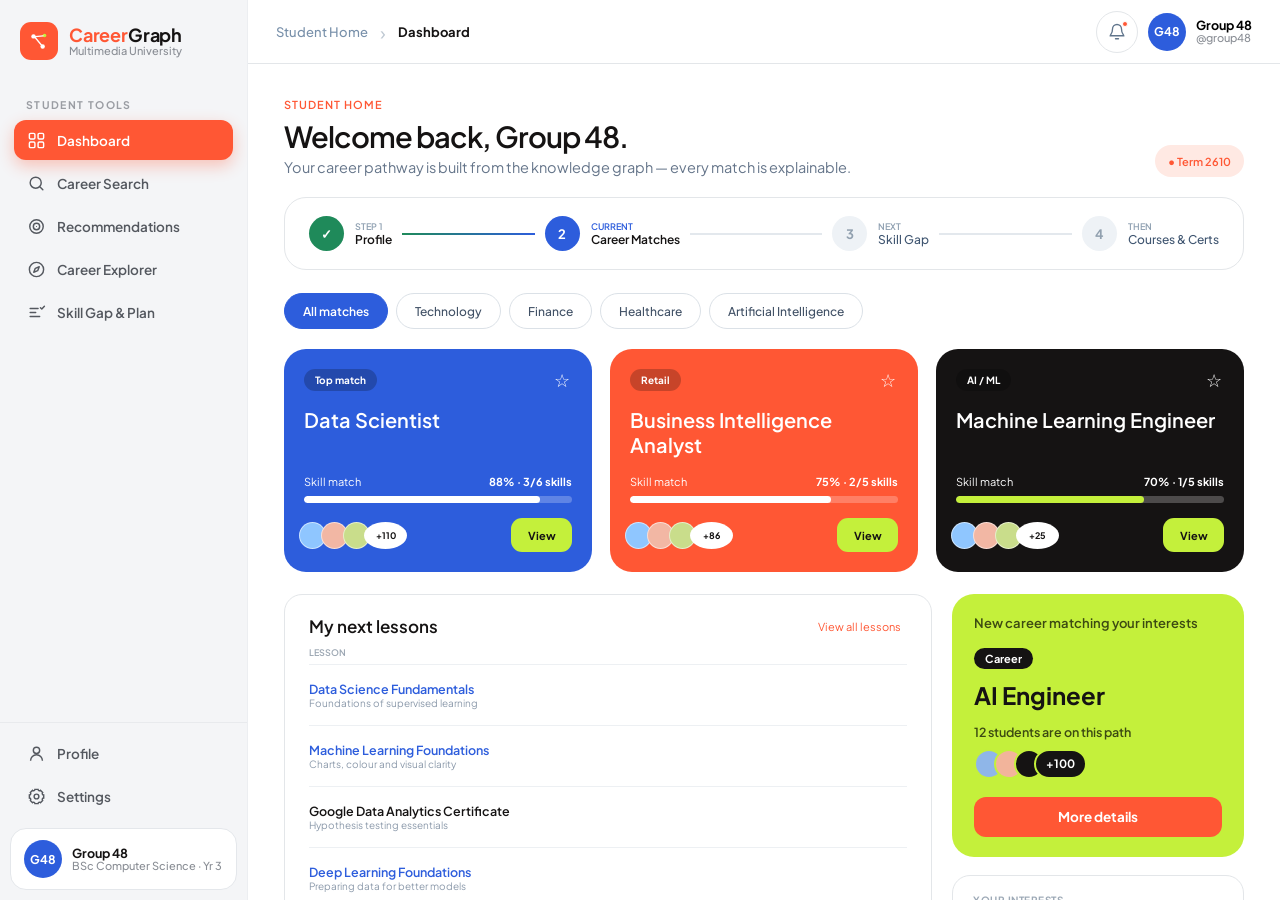
<file: app/index.html>
<!doctype html>
<html lang="en">
  <head>
    <meta charset="utf-8" />
    <meta name="viewport" content="width=device-width, initial-scale=1" />
    <meta
      name="description"
      content="CareerGraph — an explainable semantic career recommendation platform."
    />
    <title>CareerGraph · Semantic Career Advisor</title>
    <link rel="stylesheet" href="./styles.css" />
  </head>
  <body>
    <div class="appFrame">
      <aside class="sidebar" id="sidebar" aria-label="Primary navigation">
        <div class="brand">
          <span class="brandMark" aria-hidden="true">
            <svg viewBox="0 0 24 24" fill="none">
              <circle cx="6" cy="7" r="2.4" fill="#fff"></circle>
              <circle cx="18" cy="6" r="2" fill="#c4f03b"></circle>
              <circle cx="16" cy="18" r="2.4" fill="#fff"></circle>
              <path d="M7.8 8.2 14.6 16.4M8 7.2 16.4 6.4" stroke="#fff" stroke-width="1.4" stroke-linecap="round"></path>
            </svg>
          </span>
          <span class="brandText">
            <strong><em>Career</em>Graph</strong>
            <small>Multimedia University</small>
          </span>
        </div>

        <nav class="sideNav" role="tablist" aria-label="CareerGraph sections">
          <p class="navLabel">Student tools</p>
          <button class="tab is-active" type="button" data-tab="dashboard" role="tab">
            <svg viewBox="0 0 24 24"><rect x="3" y="3" width="7" height="7" rx="1.5"></rect><rect x="14" y="3" width="7" height="7" rx="1.5"></rect><rect x="3" y="14" width="7" height="7" rx="1.5"></rect><rect x="14" y="14" width="7" height="7" rx="1.5"></rect></svg>
            <span>Dashboard</span>
          </button>
          <button class="tab" type="button" data-tab="search" role="tab">
            <svg viewBox="0 0 24 24"><circle cx="11" cy="11" r="7"></circle><path d="m20 20-3.2-3.2" stroke-linecap="round"></path></svg>
            <span>Career Search</span>
          </button>
          <button class="tab" type="button" data-tab="recommendations" role="tab">
            <svg viewBox="0 0 24 24"><circle cx="12" cy="12" r="8.5"></circle><circle cx="12" cy="12" r="4"></circle><circle cx="12" cy="12" r=".7" fill="currentColor" stroke="none"></circle></svg>
            <span>Recommendations</span>
          </button>
          <button class="tab" type="button" data-tab="explorer" role="tab">
            <svg viewBox="0 0 24 24"><circle cx="12" cy="12" r="9"></circle><path d="m15.5 8.5-2 5-5 2 2-5z" stroke-linejoin="round"></path></svg>
            <span>Career Explorer</span>
          </button>
          <button class="tab" type="button" data-tab="skillgap" role="tab">
            <svg viewBox="0 0 24 24"><path d="M4 7h10M4 12h7M4 17h12" stroke-linecap="round"></path><path d="m17 6 1.7 1.7L22 4" stroke-linecap="round" stroke-linejoin="round"></path></svg>
            <span>Skill Gap &amp; Plan</span>
          </button>

        </nav>

        <nav class="referenceNav" aria-label="Reference views">
          <button class="tab" type="button" data-tab="profile" role="tab">
            <svg viewBox="0 0 24 24"><circle cx="12" cy="8" r="4"></circle><path d="M4.5 21a7.5 7.5 0 0 1 15 0"></path></svg>
            <span>Profile</span>
          </button>
          <button class="tab" type="button" data-tab="settings" role="tab">
            <svg viewBox="0 0 24 24"><circle cx="12" cy="12" r="3"></circle><path d="M19.4 15a1.7 1.7 0 0 0 .3 1.9l.1.1-2.8 2.8-.1-.1a1.7 1.7 0 0 0-1.9-.3 1.7 1.7 0 0 0-1 1.6V21h-4v-.1A1.7 1.7 0 0 0 9 19.4a1.7 1.7 0 0 0-1.9.3l-.1.1L4.2 17l.1-.1A1.7 1.7 0 0 0 4.6 15 1.7 1.7 0 0 0 3 14H3v-4h.1A1.7 1.7 0 0 0 4.6 9a1.7 1.7 0 0 0-.3-1.9L4.2 7 7 4.2l.1.1A1.7 1.7 0 0 0 9 4.6 1.7 1.7 0 0 0 10 3V3h4v.1A1.7 1.7 0 0 0 15 4.6a1.7 1.7 0 0 0 1.9-.3l.1-.1L19.8 7l-.1.1A1.7 1.7 0 0 0 19.4 9a1.7 1.7 0 0 0 1.6 1h.1v4H21a1.7 1.7 0 0 0-1.6 1z"></path></svg>
            <span>Settings</span>
          </button>
        </nav>

        <button class="studentCard" type="button" data-open-tab="profile" aria-label="Open student profile">
          <span class="avatar">G48</span>
          <span><strong>Group 48</strong><small>BSc Computer Science · Yr 3</small></span>
        </button>
      </aside>

      <div class="workspace">
        <header class="topBar">
          <div class="breadcrumb" aria-label="Current page">
            <span id="pageKicker">Student Home</span>
            <b aria-hidden="true">›</b>
            <strong id="pageTitle">Dashboard</strong>
          </div>
          <div class="topActions">
            <div class="popoverWrap">
              <button id="notificationButton" class="iconButton" type="button" aria-expanded="false" aria-label="Notifications">
                <svg viewBox="0 0 24 24"><path d="M18 8a6 6 0 0 0-12 0c0 7-3 7-3 9h18c0-2-3-2-3-9M10 21h4"></path></svg>
                <i aria-hidden="true"></i>
              </button>
              <div id="notificationPanel" class="topPopover" hidden>
                <strong>You’re all caught up</strong>
                <span>Your latest semantic matches are ready.</span>
              </div>
            </div>
            <div class="popoverWrap profileWrap">
              <button id="profileButton" class="profileButton" type="button" aria-expanded="false">
                <span class="avatar">G48</span>
                <span><strong>Group 48</strong><small>@group48</small></span>
              </button>
              <div id="profilePanel" class="topPopover" hidden>
                <strong>Student profile</strong>
                <span id="profilePanelSummary">Artificial Intelligence · Data Analytics · Python</span>
                <button class="popoverAction" type="button" data-open-tab="profile">Edit profile &amp; interests</button>
              </div>
            </div>
          </div>
        </header>

        <header class="mobileHeader">
          <button id="mobileBackButton" class="mobileHeaderButton" type="button" aria-label="Go back">‹</button>
          <strong id="mobilePageTitle">Dashboard</strong>
          <span class="avatar">G48</span>
        </header>

        <main class="content">
          <section class="tabPanel is-active" id="tab-dashboard" aria-label="Dashboard">
            <div class="pageIntro dashboardIntro">
              <div><p class="eyebrow">Student home</p><h1>Welcome back, Group 48.</h1><p>Your career pathway is built from the knowledge graph — every match is explainable.</p></div>
              <span class="termBadge">● Term 2610</span>
            </div>
            <div class="journeyRail" aria-label="Career journey">
              <div class="journeyStep is-done"><b>✓</b><span><small>Step 1</small><strong>Profile</strong></span></div>
              <div class="journeyLine is-done"></div>
              <div class="journeyStep is-current"><b>2</b><span><small>Current</small><strong>Career Matches</strong></span></div>
              <div class="journeyLine"></div>
              <div class="journeyStep"><b>3</b><span><small>Next</small><strong>Skill Gap</strong></span></div>
              <div class="journeyLine"></div>
              <div class="journeyStep"><b>4</b><span><small>Then</small><strong>Courses &amp; Certs</strong></span></div>
            </div>
            <div class="dashboardFilters" aria-label="Filter career matches">
              <button class="is-active" type="button" data-dashboard-filter="all">All matches</button>
              <button type="button" data-dashboard-filter="Technology">Technology</button>
              <button type="button" data-dashboard-filter="Finance">Finance</button>
              <button type="button" data-dashboard-filter="Healthcare">Healthcare</button>
              <button type="button" data-dashboard-filter="ArtificialIntelligence">Artificial Intelligence</button>
            </div>
            <div id="dashboardCareerCards" class="dashboardCareerCards"></div>
            <div id="mobileDashboardSummary" class="mobileDashboardSummary"></div>
            <div class="dashboardLower">
              <section class="lessonCard">
                <div class="cardHeading"><h2>My next lessons</h2><button type="button" data-goto-tab="skillgap">View all lessons</button></div>
                <div class="lessonHeader"><span>Lesson</span></div>
                <div id="dashboardLessons" class="lessonList"></div>
              </section>
              <div class="dashboardSide">
                <section id="dashboardSpotlight" class="spotlightCard"></section>
                <section id="dashboardProfile" class="profileSummary"></section>
              </div>
            </div>
          </section>

          <section class="tabPanel" id="tab-search" aria-label="Career Search">
            <div class="pageIntro">
              <div><p class="eyebrow">Discover</p><h1>Search the career knowledge graph</h1><p>Entity-aware search returns careers, skills and courses ranked by graph relationships — not just keyword matches.</p></div>
            </div>
            <form id="searchForm" class="searchLauncher">
              <div class="searchRow">
                <label class="srOnly" for="searchInput">Search query</label>
                <span class="searchGlyph" aria-hidden="true">
                  <svg viewBox="0 0 24 24"><circle cx="11" cy="11" r="7"></circle><path d="m20 20-3.2-3.2"></path></svg>
                </span>
                <input id="searchInput" type="search" autocomplete="off" />
                <button type="submit">Search</button>
              </div>
              <div class="examples"><span>Try:</span><button type="button" data-query="data scientist analytics visualization">data scientist analytics visualization</button><button type="button" data-query="cybersecurity analyst network threat">cybersecurity analyst network threat</button><button type="button" data-query="cloud devops linux">cloud devops linux</button></div>
            </form>
            <div class="searchLayout">
              <aside class="searchFilters">
                <section><h2>Entity type</h2><label><input type="checkbox" data-search-type="Career Entity" checked /><span>Careers</span><em id="filterCareerCount">0</em></label><label><input type="checkbox" data-search-type="Skill Entity" checked /><span>Skills</span><em id="filterSkillCount">0</em></label><label><input type="checkbox" data-search-type="Course Entity" checked /><span>Courses</span><em id="filterCourseCount">0</em></label><label><input type="checkbox" data-search-type="Certification Entity" /><span>Certifications</span><em id="filterCertificationCount">0</em></label></section>
                <section><h2>Industry</h2><div class="filterPills"><button class="is-active" type="button" data-search-industry="Technology">Technology</button><button type="button" data-search-industry="Finance">Finance</button><button type="button" data-search-industry="Healthcare">Healthcare</button><button type="button" data-search-industry="E-Commerce">E-Commerce</button></div></section>
                <section><h2>Sort by</h2><label class="radioLabel"><input type="radio" name="searchSort" value="score" checked /><span>Relevance score</span></label><label class="radioLabel"><input type="radio" name="searchSort" value="match" /><span>Match percentage</span></label></section>
              </aside>
              <section class="searchResultsArea">
                <div class="resultListHeading"><strong><span id="searchResultCount">0</span> entities <em>matched across the graph</em></strong><span>Ranked by semantic relevance</span></div>
                <div id="inlineSearchResults" class="inlineSearchResults"></div>
              </section>
            </div>
          </section>

          <section class="tabPanel" id="tab-recommendations" aria-label="Recommendations">
            <div class="pageIntro"><div><p class="eyebrow">Guidance</p><h1>Career recommendations</h1><p>Careers are ranked from explicit graph links between your interests, your skills, and what each role requires.</p></div></div>
            <section class="recommendationInputs">
              <div><div class="inputHeading"><h2>Your interests</h2><span id="interestSelectedCount">0 selected</span></div><div id="recommendInterestChoices" class="choiceGrid"></div></div>
              <div><div class="inputHeading"><h2>Your existing skills</h2><span id="skillSelectedCount">0 selected</span></div><div id="recommendSkillChoices" class="choiceGrid"></div></div>
              <button id="recalculateButton" class="primaryButton" type="button">Recalculate matches</button>
            </section>
            <div class="sectionLineHeading"><h2>Ranked for you</h2><span id="recommendationBasis"></span></div>
            <div id="recommendationResults" class="recommendationList"></div>
          </section>

          <section class="tabPanel" id="tab-explorer" aria-label="Career Explorer">
            <div class="pageIntro withControl">
              <div><p class="eyebrow">Knowledge</p><h1>Career Explorer</h1><p>Inspect one career entity and every relationship asserted or inferred about it in the graph.</p></div>
              <label class="selectControl">Career entity<select id="careerExplorerSelect"></select></label>
            </div>
            <div id="careerExplorer" class="explorerLayout"></div>
          </section>

          <section class="tabPanel" id="tab-skillgap" aria-label="Skill Gap Planner">
            <div class="pageIntro withControl">
              <div><p class="eyebrow">Planning</p><h1>Skill gap &amp; learning plan</h1><p>Compare your skills with a target career, then follow a sequenced plan that closes every gap.</p></div>
              <label class="selectControl">Target career<select id="skillGapCareerSelect"></select></label>
            </div>
            <div id="skillGapSummary" class="skillGapSummary"></div>
            <section class="currentSkillsChooser"><div><h2>Your current skills</h2><p>Select skills to update the plan.</p></div><div id="skillGapSkillChoices" class="choiceGrid compact"></div></section>
            <div id="skillGapPlanner" class="skillGapLayout"></div>
          </section>

          <section class="tabPanel" id="tab-graph" aria-label="Knowledge Graph">
            <div class="pageIntro withControl">
              <div><p class="eyebrow semanticEyebrow"><i></i>Semantic lab</p><h1>Knowledge graph</h1><p>The career subgraph — required skills, interests, recommended courses and alternative careers.</p></div>
              <label class="selectControl srLabel"><span class="srOnly">Career entity</span><select id="graphCareerSelect"></select></label>
            </div>
            <div class="graphLayout">
              <section class="graphPanel">
                <div class="graphToolbar">
                  <div class="legend"><span><i class="dot skill"></i>Skills</span><span><i class="dot interest"></i>Interests</span><span><i class="dot course"></i>Courses</span><span><i class="dot alternative"></i>Alternatives</span></div>
                  <div><button id="graphZoomIn" type="button" aria-label="Zoom in">+</button><button id="graphZoomOut" type="button" aria-label="Zoom out">−</button><button id="graphFit" type="button">Fit</button></div>
                </div>
                <svg id="graphSvg" viewBox="0 0 760 490" role="img" aria-label="Career knowledge graph"></svg>
              </section>
              <aside id="graphEvidence" class="graphEvidence"></aside>
            </div>
          </section>

          <section class="tabPanel" id="tab-sparql" aria-label="SPARQL Viewer">
            <div class="pageIntro"><div><p class="eyebrow semanticEyebrow"><i></i>Semantic lab</p><h1>SPARQL viewer</h1><p>Inspect the exact queries the platform runs against the RDF graph — and the rows they return.</p></div></div>
            <div id="queryTabs" class="queryTabs"></div>
            <div class="sparqlLayout">
              <div class="sparqlLeft">
                <div id="queryExplanation" class="queryExplanation"></div>
                <label id="queryKeywordField" class="queryKeyword">Search keyword<div><svg viewBox="0 0 24 24"><circle cx="11" cy="11" r="7"></circle><path d="m20 20-3.2-3.2"></path></svg><input id="queryKeywordInput" type="search" autocomplete="off" /></div><span id="queryKeywordHelp" class="fieldHint"></span></label>
                <section id="sparqlSkillContext" class="sparqlSkillContext">
                  <h2>Existing skills for skill gap facts</h2><p>Select skills to update matched and missing query rows.</p><div id="sparqlSkillChoices" class="choiceGrid compact"></div>
                </section>
                <div class="queryCodeHeader"><span id="queryFilename">query-1.rq</span><button id="copyQueryButton" type="button">Copy</button></div>
                <pre id="queryText" class="queryText"></pre>
              </div>
              <section class="queryResultsPanel"><div class="queryResultsHeader"><h2>Result bindings</h2><span id="queryRowCount">0 rows</span></div><div id="queryResults" class="tableWrap"></div><p id="queryFeedNote" class="queryFeedNote"></p></section>
            </div>
          </section>

          <section class="tabPanel" id="tab-stats" aria-label="Statistics and Evaluation">
            <div class="pageIntro"><div><p class="eyebrow semanticEyebrow"><i></i>Semantic lab</p><h1>Statistics &amp; evaluation</h1><p>Knowledge-graph size, inference output and the demo test cases that verify the platform.</p></div></div>
            <div id="statisticsSummary" class="statisticsSummary"></div>
            <div class="statisticsMiddle"><section class="classInstances"><h2>Class instances</h2><div id="classInstanceBars"></div></section><section class="inferenceOutput"><h2>OWL inference output</h2><p id="inferenceLead"></p><div id="inferenceCards"></div></section></div>
            <section class="evaluationPanel"><h2>Evaluation — demo test cases</h2><div id="evaluationTable" class="tableWrap"></div></section>
          </section>

          <section class="tabPanel" id="tab-profile" aria-label="Student Profile">
            <div class="pageIntro profilePageIntro">
              <div><p class="eyebrow">Student account</p><h1>Your profile</h1><p>Update the interests that power your semantic career recommendations.</p></div>
              <span class="termBadge">Multimedia University</span>
            </div>
            <div class="profilePageGrid">
              <aside class="profileIdentityCard">
                <span class="profileAvatarLarge">G48</span>
                <h2>Group 48</h2>
                <p>@group48</p>
                <dl>
                  <div><dt>Programme</dt><dd>BSc Computer Science</dd></div>
                  <div><dt>Study year</dt><dd>Year 3</dd></div>
                  <div><dt>Institution</dt><dd>Multimedia University</dd></div>
                </dl>
              </aside>
              <section class="profileEditorCard">
                <div class="profileSectionHeading">
                  <div><p class="eyebrow">Recommendation profile</p><h2>Edit your interests</h2><p>Select the areas you want CareerGraph to prioritize.</p></div>
                  <span id="profileInterestCount">0 selected</span>
                </div>
                <div id="profileInterestChoices" class="profileInterestChoices" aria-label="Profile interests"></div>
                <div class="profileSkillSummary">
                  <span>Existing skills used for matching</span>
                  <div id="profileCurrentSkills" class="chips"></div>
                </div>
                <div class="profileFormActions">
                  <button id="profileSaveButton" class="primaryButton" type="button">Save interests</button>
                  <button id="profileResetButton" class="secondaryButton" type="button">Undo changes</button>
                  <span id="profileSavedStatus" role="status"></span>
                </div>
              </section>
            </div>
          </section>

          <section class="tabPanel" id="tab-settings" aria-label="Settings">
            <div class="pageIntro">
              <div><p class="eyebrow">Settings</p><h1>Advanced tools</h1><p>Open CareerGraph's technical graph, ontology, query and evaluation views.</p></div>
            </div>
            <div class="settingsLayout">
              <section class="settingsAdvanced">
                <div class="settingsAdvancedHeading">
                  <div><p class="eyebrow semanticEyebrow"><i></i>Advanced tools</p><h2>Semantic Lab</h2><p>Technical graph, ontology, query and evaluation views are kept here so they do not appear in the normal student navigation.</p></div>
                </div>
                <div class="settingsToolGrid">
                  <button type="button" data-goto-tab="graph">
                    <svg viewBox="0 0 24 24"><circle cx="6" cy="6" r="2.5"></circle><circle cx="18" cy="7" r="2.5"></circle><circle cx="13" cy="18" r="2.5"></circle><path d="M8 7.5 11 16M8.2 6.4 15.6 6.7"></path></svg>
                    <span><strong>Knowledge Graph</strong><small>Inspect RDF entities and relationships</small></span><b>›</b>
                  </button>
                  <button type="button" data-goto-tab="sparql">
                    <svg viewBox="0 0 24 24"><path d="m8 8-4 4 4 4M16 8l4 4-4 4M13.5 5l-3 14"></path></svg>
                    <span><strong>SPARQL Viewer</strong><small>Run semantic graph queries</small></span><b>›</b>
                  </button>
                  <button type="button" data-goto-tab="ontology">
                    <svg viewBox="0 0 24 24"><path d="M5 4h10l4 4v12H5z"></path><path d="M15 4v5h5M8 13h8M8 16h8M8 10h4"></path></svg>
                    <span><strong>Ontology Viewer</strong><small>Inspect OWL classes and properties</small></span><b>&rsaquo;</b>
                  </button>
                  <button type="button" data-goto-tab="stats">
                    <svg viewBox="0 0 24 24"><path d="M5 20V10M10 20V4M15 20v-7M20 20V7M3 20h19"></path></svg>
                    <span><strong>Statistics &amp; Evaluation</strong><small>Review graph metrics and test cases</small></span><b>›</b>
                  </button>
                </div>
              </section>
            </div>
          </section>
          <section class="tabPanel" id="tab-ontology" aria-label="Ontology Viewer">
            <div class="pageIntro"><div><p class="eyebrow semanticEyebrow"><i></i>Semantic lab</p><h1>Ontology viewer</h1><p>Inspect the Turtle ontology file that defines CareerGraph classes, properties, domains and ranges.</p></div></div>
            <div class="ontologySummary" id="ontologySummary"></div>
            <div class="ontologyLayout">
              <section class="ontologyPanel">
                <div class="ontologyPanelHeader"><h2>OWL classes</h2><span id="ontologyClassCount">0 classes</span></div>
                <div id="ontologyClasses" class="ontologyGrid"></div>
              </section>
              <section class="ontologyPanel">
                <div class="ontologyPanelHeader"><h2>Properties</h2><span id="ontologyPropertyCount">0 properties</span></div>
                <div id="ontologyProperties" class="ontologyPropertyList"></div>
              </section>
            </div>
            <section class="ontologyRaw">
              <div class="queryCodeHeader"><span>data/ontology.ttl</span><button id="copyOntologyButton" type="button">Copy</button></div>
              <pre id="ontologyText" class="queryText ontologyText"></pre>
            </section>
          </section>
        </main>

        <nav class="mobileNav" aria-label="Mobile navigation">
          <button class="is-active" type="button" data-mobile-tab="dashboard"><svg viewBox="0 0 24 24"><rect x="3" y="3" width="7" height="7" rx="1.5"></rect><rect x="14" y="3" width="7" height="7" rx="1.5"></rect><rect x="3" y="14" width="7" height="7" rx="1.5"></rect><rect x="14" y="14" width="7" height="7" rx="1.5"></rect></svg><span>Home</span></button>
          <button type="button" data-mobile-tab="search"><svg viewBox="0 0 24 24"><circle cx="11" cy="11" r="7"></circle><path d="m20 20-3.2-3.2"></path></svg><span>Search</span></button>
          <button type="button" data-mobile-tab="recommendations"><svg viewBox="0 0 24 24"><circle cx="12" cy="12" r="8.5"></circle><circle cx="12" cy="12" r="4"></circle></svg><span>Matches</span></button>
          <button type="button" data-mobile-tab="skillgap"><svg viewBox="0 0 24 24"><path d="M4 7h10M4 12h7M4 17h12"></path></svg><span>Plan</span></button>
          <button id="mobileMoreButton" type="button"><svg viewBox="0 0 24 24"><circle cx="5" cy="12" r="1.5" fill="currentColor"></circle><circle cx="12" cy="12" r="1.5" fill="currentColor"></circle><circle cx="19" cy="12" r="1.5" fill="currentColor"></circle></svg><span>More</span></button>
        </nav>
      </div>
    </div>

    <div id="mobileMoreSheet" class="mobileMoreSheet" hidden>
      <button type="button" data-sheet-tab="explorer">Career Explorer</button>
      <button type="button" data-sheet-tab="profile">Profile</button>
      <button type="button" data-sheet-tab="settings">Settings</button>
    </div>
    <div id="mobileSheetBackdrop" class="mobileSheetBackdrop" hidden></div>

    <script type="module" src="./main.js?v=20260624-pixel-parity"></script>
  </body>
</html>
</file>
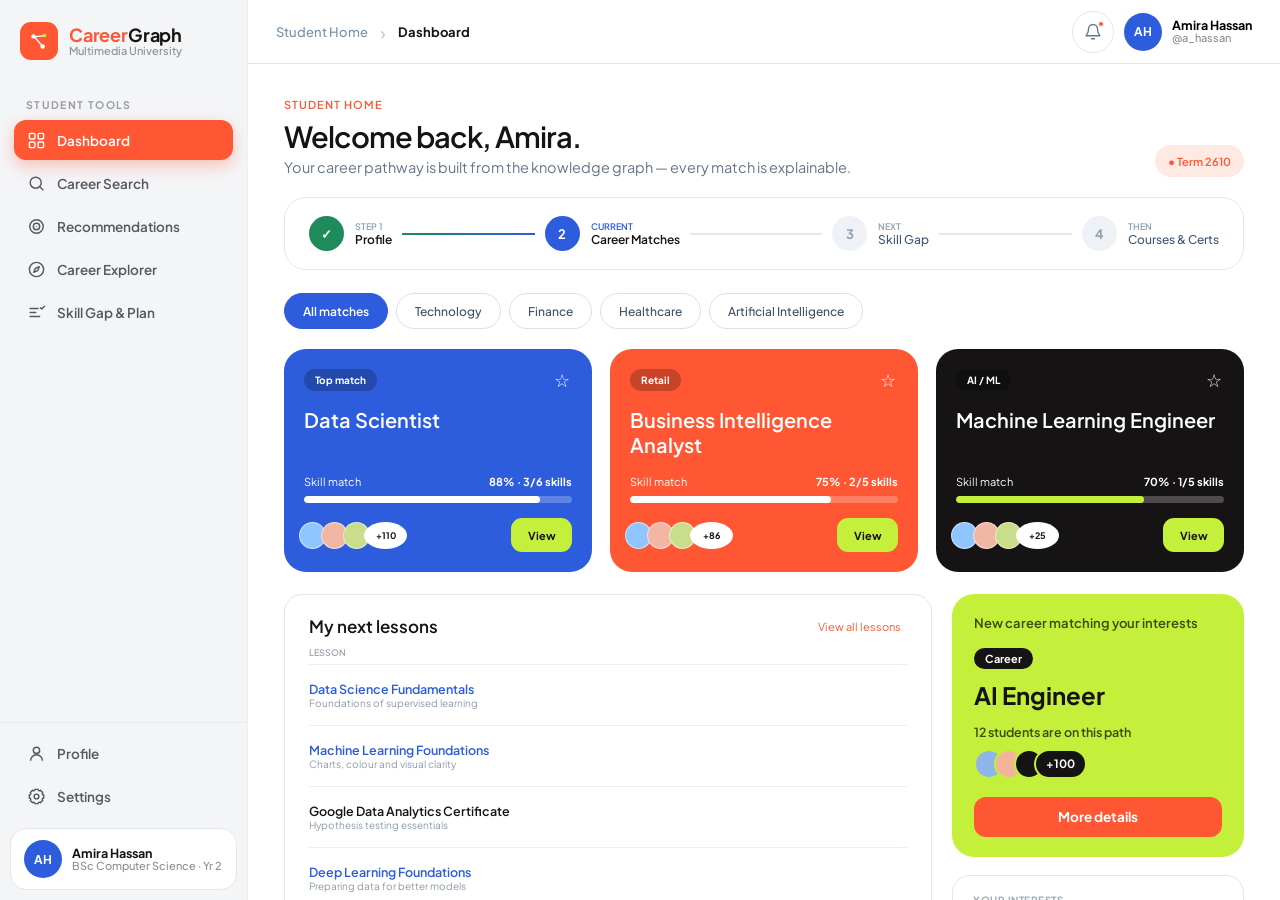
<file: semantic-course-advisor/app/index.html>
<!doctype html>
<html lang="en">
  <head>
    <meta charset="utf-8" />
    <meta name="viewport" content="width=device-width, initial-scale=1" />
    <meta
      name="description"
      content="CareerGraph — an explainable semantic career recommendation platform."
    />
    <title>CareerGraph · Semantic Career Advisor</title>
    <link rel="stylesheet" href="./styles.css" />
  </head>
  <body>
    <div class="appFrame">
      <aside class="sidebar" id="sidebar" aria-label="Primary navigation">
        <div class="brand">
          <span class="brandMark" aria-hidden="true">
            <svg viewBox="0 0 24 24" fill="none">
              <circle cx="6" cy="7" r="2.4" fill="#fff"></circle>
              <circle cx="18" cy="6" r="2" fill="#c4f03b"></circle>
              <circle cx="16" cy="18" r="2.4" fill="#fff"></circle>
              <path d="M7.8 8.2 14.6 16.4M8 7.2 16.4 6.4" stroke="#fff" stroke-width="1.4" stroke-linecap="round"></path>
            </svg>
          </span>
          <span class="brandText">
            <strong><em>Career</em>Graph</strong>
            <small>Multimedia University</small>
          </span>
        </div>

        <nav class="sideNav" role="tablist" aria-label="CareerGraph sections">
          <p class="navLabel">Student tools</p>
          <button class="tab is-active" type="button" data-tab="dashboard" role="tab">
            <svg viewBox="0 0 24 24"><rect x="3" y="3" width="7" height="7" rx="1.5"></rect><rect x="14" y="3" width="7" height="7" rx="1.5"></rect><rect x="3" y="14" width="7" height="7" rx="1.5"></rect><rect x="14" y="14" width="7" height="7" rx="1.5"></rect></svg>
            <span>Dashboard</span>
          </button>
          <button class="tab" type="button" data-tab="search" role="tab">
            <svg viewBox="0 0 24 24"><circle cx="11" cy="11" r="7"></circle><path d="m20 20-3.2-3.2" stroke-linecap="round"></path></svg>
            <span>Career Search</span>
          </button>
          <button class="tab" type="button" data-tab="recommendations" role="tab">
            <svg viewBox="0 0 24 24"><circle cx="12" cy="12" r="8.5"></circle><circle cx="12" cy="12" r="4"></circle><circle cx="12" cy="12" r=".7" fill="currentColor" stroke="none"></circle></svg>
            <span>Recommendations</span>
          </button>
          <button class="tab" type="button" data-tab="explorer" role="tab">
            <svg viewBox="0 0 24 24"><circle cx="12" cy="12" r="9"></circle><path d="m15.5 8.5-2 5-5 2 2-5z" stroke-linejoin="round"></path></svg>
            <span>Career Explorer</span>
          </button>
          <button class="tab" type="button" data-tab="skillgap" role="tab">
            <svg viewBox="0 0 24 24"><path d="M4 7h10M4 12h7M4 17h12" stroke-linecap="round"></path><path d="m17 6 1.7 1.7L22 4" stroke-linecap="round" stroke-linejoin="round"></path></svg>
            <span>Skill Gap &amp; Plan</span>
          </button>

        </nav>

        <nav class="referenceNav" aria-label="Reference views">
          <button class="tab" type="button" data-tab="profile" role="tab">
            <svg viewBox="0 0 24 24"><circle cx="12" cy="8" r="4"></circle><path d="M4.5 21a7.5 7.5 0 0 1 15 0"></path></svg>
            <span>Profile</span>
          </button>
          <button class="tab" type="button" data-tab="settings" role="tab">
            <svg viewBox="0 0 24 24"><circle cx="12" cy="12" r="3"></circle><path d="M19.4 15a1.7 1.7 0 0 0 .3 1.9l.1.1-2.8 2.8-.1-.1a1.7 1.7 0 0 0-1.9-.3 1.7 1.7 0 0 0-1 1.6V21h-4v-.1A1.7 1.7 0 0 0 9 19.4a1.7 1.7 0 0 0-1.9.3l-.1.1L4.2 17l.1-.1A1.7 1.7 0 0 0 4.6 15 1.7 1.7 0 0 0 3 14H3v-4h.1A1.7 1.7 0 0 0 4.6 9a1.7 1.7 0 0 0-.3-1.9L4.2 7 7 4.2l.1.1A1.7 1.7 0 0 0 9 4.6 1.7 1.7 0 0 0 10 3V3h4v.1A1.7 1.7 0 0 0 15 4.6a1.7 1.7 0 0 0 1.9-.3l.1-.1L19.8 7l-.1.1A1.7 1.7 0 0 0 19.4 9a1.7 1.7 0 0 0 1.6 1h.1v4H21a1.7 1.7 0 0 0-1.6 1z"></path></svg>
            <span>Settings</span>
          </button>
        </nav>

        <button class="studentCard" type="button" data-open-tab="profile" aria-label="Open student profile">
          <span class="avatar">AH</span>
          <span><strong>Amira Hassan</strong><small>BSc Computer Science · Yr 2</small></span>
        </button>
      </aside>

      <div class="workspace">
        <header class="topBar">
          <div class="breadcrumb" aria-label="Current page">
            <span id="pageKicker">Student Home</span>
            <b aria-hidden="true">›</b>
            <strong id="pageTitle">Dashboard</strong>
          </div>
          <div class="topActions">
            <div class="popoverWrap">
              <button id="notificationButton" class="iconButton" type="button" aria-expanded="false" aria-label="Notifications">
                <svg viewBox="0 0 24 24"><path d="M18 8a6 6 0 0 0-12 0c0 7-3 7-3 9h18c0-2-3-2-3-9M10 21h4"></path></svg>
                <i aria-hidden="true"></i>
              </button>
              <div id="notificationPanel" class="topPopover" hidden>
                <strong>You’re all caught up</strong>
                <span>Your latest semantic matches are ready.</span>
              </div>
            </div>
            <div class="popoverWrap profileWrap">
              <button id="profileButton" class="profileButton" type="button" aria-expanded="false">
                <span class="avatar">AH</span>
                <span><strong>Amira Hassan</strong><small>@a_hassan</small></span>
              </button>
              <div id="profilePanel" class="topPopover" hidden>
                <strong>Student profile</strong>
                <span id="profilePanelSummary">Artificial Intelligence · Data Analytics · Python</span>
                <button class="popoverAction" type="button" data-open-tab="profile">Edit profile &amp; interests</button>
              </div>
            </div>
          </div>
        </header>

        <header class="mobileHeader">
          <button id="mobileBackButton" class="mobileHeaderButton" type="button" aria-label="Go back">‹</button>
          <strong id="mobilePageTitle">Dashboard</strong>
          <span class="avatar">AH</span>
        </header>

        <main class="content">
          <section class="tabPanel is-active" id="tab-dashboard" aria-label="Dashboard">
            <div class="pageIntro dashboardIntro">
              <div><p class="eyebrow">Student home</p><h1>Welcome back, Amira.</h1><p>Your career pathway is built from the knowledge graph — every match is explainable.</p></div>
              <span class="termBadge">● Term 2610</span>
            </div>
            <div class="journeyRail" aria-label="Career journey">
              <div class="journeyStep is-done"><b>✓</b><span><small>Step 1</small><strong>Profile</strong></span></div>
              <div class="journeyLine is-done"></div>
              <div class="journeyStep is-current"><b>2</b><span><small>Current</small><strong>Career Matches</strong></span></div>
              <div class="journeyLine"></div>
              <div class="journeyStep"><b>3</b><span><small>Next</small><strong>Skill Gap</strong></span></div>
              <div class="journeyLine"></div>
              <div class="journeyStep"><b>4</b><span><small>Then</small><strong>Courses &amp; Certs</strong></span></div>
            </div>
            <div class="dashboardFilters" aria-label="Filter career matches">
              <button class="is-active" type="button" data-dashboard-filter="all">All matches</button>
              <button type="button" data-dashboard-filter="Technology">Technology</button>
              <button type="button" data-dashboard-filter="Finance">Finance</button>
              <button type="button" data-dashboard-filter="Healthcare">Healthcare</button>
              <button type="button" data-dashboard-filter="ArtificialIntelligence">Artificial Intelligence</button>
            </div>
            <div id="dashboardCareerCards" class="dashboardCareerCards"></div>
            <div id="mobileDashboardSummary" class="mobileDashboardSummary"></div>
            <div class="dashboardLower">
              <section class="lessonCard">
                <div class="cardHeading"><h2>My next lessons</h2><button type="button" data-goto-tab="skillgap">View all lessons</button></div>
                <div class="lessonHeader"><span>Lesson</span></div>
                <div id="dashboardLessons" class="lessonList"></div>
              </section>
              <div class="dashboardSide">
                <section id="dashboardSpotlight" class="spotlightCard"></section>
                <section id="dashboardProfile" class="profileSummary"></section>
              </div>
            </div>
          </section>

          <section class="tabPanel" id="tab-search" aria-label="Career Search">
            <div class="pageIntro">
              <div><p class="eyebrow">Discover</p><h1>Search the career knowledge graph</h1><p>Entity-aware search returns careers, skills and courses ranked by graph relationships — not just keyword matches.</p></div>
            </div>
            <form id="searchForm" class="searchLauncher">
              <div class="searchRow">
                <label class="srOnly" for="searchInput">Search query</label>
                <span class="searchGlyph" aria-hidden="true">
                  <svg viewBox="0 0 24 24"><circle cx="11" cy="11" r="7"></circle><path d="m20 20-3.2-3.2"></path></svg>
                </span>
                <input id="searchInput" type="search" autocomplete="off" />
                <button type="submit">Search</button>
              </div>
              <div class="examples"><span>Try:</span><button type="button" data-query="data scientist analytics visualization">data scientist analytics visualization</button><button type="button" data-query="cybersecurity analyst network threat">cybersecurity analyst network threat</button><button type="button" data-query="cloud devops linux">cloud devops linux</button></div>
            </form>
            <div class="searchLayout">
              <aside class="searchFilters">
                <section><h2>Entity type</h2><label><input type="checkbox" data-search-type="Career Entity" checked /><span>Careers</span><em id="filterCareerCount">0</em></label><label><input type="checkbox" data-search-type="Skill Entity" checked /><span>Skills</span><em id="filterSkillCount">0</em></label><label><input type="checkbox" data-search-type="Course Entity" checked /><span>Courses</span><em id="filterCourseCount">0</em></label><label><input type="checkbox" data-search-type="Certification Entity" /><span>Certifications</span><em id="filterCertificationCount">0</em></label></section>
                <section><h2>Industry</h2><div class="filterPills"><button class="is-active" type="button" data-search-industry="Technology">Technology</button><button type="button" data-search-industry="Finance">Finance</button><button type="button" data-search-industry="Healthcare">Healthcare</button><button type="button" data-search-industry="E-Commerce">E-Commerce</button></div></section>
                <section><h2>Sort by</h2><label class="radioLabel"><input type="radio" name="searchSort" value="score" checked /><span>Relevance score</span></label><label class="radioLabel"><input type="radio" name="searchSort" value="match" /><span>Match percentage</span></label></section>
              </aside>
              <section class="searchResultsArea">
                <div class="resultListHeading"><strong><span id="searchResultCount">0</span> entities <em>matched across the graph</em></strong><span>Ranked by semantic relevance</span></div>
                <div id="inlineSearchResults" class="inlineSearchResults"></div>
              </section>
            </div>
          </section>

          <section class="tabPanel" id="tab-recommendations" aria-label="Recommendations">
            <div class="pageIntro"><div><p class="eyebrow">Guidance</p><h1>Career recommendations</h1><p>Careers are ranked from explicit graph links between your interests, your skills, and what each role requires.</p></div></div>
            <section class="recommendationInputs">
              <div><div class="inputHeading"><h2>Your interests</h2><span id="interestSelectedCount">0 selected</span></div><div id="recommendInterestChoices" class="choiceGrid"></div></div>
              <div><div class="inputHeading"><h2>Your existing skills</h2><span id="skillSelectedCount">0 selected</span></div><div id="recommendSkillChoices" class="choiceGrid"></div></div>
              <button id="recalculateButton" class="primaryButton" type="button">Recalculate matches</button>
            </section>
            <div class="sectionLineHeading"><h2>Ranked for you</h2><span id="recommendationBasis"></span></div>
            <div id="recommendationResults" class="recommendationList"></div>
          </section>

          <section class="tabPanel" id="tab-explorer" aria-label="Career Explorer">
            <div class="pageIntro withControl">
              <div><p class="eyebrow">Knowledge</p><h1>Career Explorer</h1><p>Inspect one career entity and every relationship asserted or inferred about it in the graph.</p></div>
              <label class="selectControl">Career entity<select id="careerExplorerSelect"></select></label>
            </div>
            <div id="careerExplorer" class="explorerLayout"></div>
          </section>

          <section class="tabPanel" id="tab-skillgap" aria-label="Skill Gap Planner">
            <div class="pageIntro withControl">
              <div><p class="eyebrow">Planning</p><h1>Skill gap &amp; learning plan</h1><p>Compare your skills with a target career, then follow a sequenced plan that closes every gap.</p></div>
              <label class="selectControl">Target career<select id="skillGapCareerSelect"></select></label>
            </div>
            <div id="skillGapSummary" class="skillGapSummary"></div>
            <section class="currentSkillsChooser"><div><h2>Your current skills</h2><p>Select skills to update the plan.</p></div><div id="skillGapSkillChoices" class="choiceGrid compact"></div></section>
            <div id="skillGapPlanner" class="skillGapLayout"></div>
          </section>

          <section class="tabPanel" id="tab-graph" aria-label="Knowledge Graph">
            <div class="pageIntro withControl">
              <div><p class="eyebrow semanticEyebrow"><i></i>Semantic lab</p><h1>Knowledge graph</h1><p>The career subgraph — required skills, interests, recommended courses and alternative careers.</p></div>
              <label class="selectControl srLabel"><span class="srOnly">Career entity</span><select id="graphCareerSelect"></select></label>
            </div>
            <div class="graphLayout">
              <section class="graphPanel">
                <div class="graphToolbar">
                  <div class="legend"><span><i class="dot skill"></i>Skills</span><span><i class="dot interest"></i>Interests</span><span><i class="dot course"></i>Courses</span><span><i class="dot alternative"></i>Alternatives</span></div>
                  <div><button id="graphZoomIn" type="button" aria-label="Zoom in">+</button><button id="graphZoomOut" type="button" aria-label="Zoom out">−</button><button id="graphFit" type="button">Fit</button></div>
                </div>
                <svg id="graphSvg" viewBox="0 0 760 490" role="img" aria-label="Career knowledge graph"></svg>
              </section>
              <aside id="graphEvidence" class="graphEvidence"></aside>
            </div>
          </section>

          <section class="tabPanel" id="tab-sparql" aria-label="SPARQL Viewer">
            <div class="pageIntro"><div><p class="eyebrow semanticEyebrow"><i></i>Semantic lab</p><h1>SPARQL viewer</h1><p>Inspect the exact queries the platform runs against the RDF graph — and the rows they return.</p></div></div>
            <div id="queryTabs" class="queryTabs"></div>
            <div class="sparqlLayout">
              <div class="sparqlLeft">
                <div id="queryExplanation" class="queryExplanation"></div>
                <label id="queryKeywordField" class="queryKeyword">Search keyword<div><svg viewBox="0 0 24 24"><circle cx="11" cy="11" r="7"></circle><path d="m20 20-3.2-3.2"></path></svg><input id="queryKeywordInput" type="search" autocomplete="off" /></div><span id="queryKeywordHelp" class="fieldHint"></span></label>
                <section id="sparqlSkillContext" class="sparqlSkillContext">
                  <h2>Existing skills for skill gap facts</h2><p>Select skills to update matched and missing query rows.</p><div id="sparqlSkillChoices" class="choiceGrid compact"></div>
                </section>
                <div class="queryCodeHeader"><span id="queryFilename">query-1.rq</span><button id="copyQueryButton" type="button">Copy</button></div>
                <pre id="queryText" class="queryText"></pre>
              </div>
              <section class="queryResultsPanel"><div class="queryResultsHeader"><h2>Result bindings</h2><span id="queryRowCount">0 rows</span></div><div id="queryResults" class="tableWrap"></div><p id="queryFeedNote" class="queryFeedNote"></p></section>
            </div>
          </section>

          <section class="tabPanel" id="tab-stats" aria-label="Statistics and Evaluation">
            <div class="pageIntro"><div><p class="eyebrow semanticEyebrow"><i></i>Semantic lab</p><h1>Statistics &amp; evaluation</h1><p>Knowledge-graph size, inference output and the demo test cases that verify the platform.</p></div></div>
            <div id="statisticsSummary" class="statisticsSummary"></div>
            <div class="statisticsMiddle"><section class="classInstances"><h2>Class instances</h2><div id="classInstanceBars"></div></section><section class="inferenceOutput"><h2>OWL inference output</h2><p id="inferenceLead"></p><div id="inferenceCards"></div></section></div>
            <section class="evaluationPanel"><h2>Evaluation — demo test cases</h2><div id="evaluationTable" class="tableWrap"></div></section>
          </section>

          <section class="tabPanel" id="tab-profile" aria-label="Student Profile">
            <div class="pageIntro profilePageIntro">
              <div><p class="eyebrow">Student account</p><h1>Your profile</h1><p>Update the interests that power your semantic career recommendations.</p></div>
              <span class="termBadge">Multimedia University</span>
            </div>
            <div class="profilePageGrid">
              <aside class="profileIdentityCard">
                <span class="profileAvatarLarge">AH</span>
                <h2>Amira Hassan</h2>
                <p>@a_hassan</p>
                <dl>
                  <div><dt>Programme</dt><dd>BSc Computer Science</dd></div>
                  <div><dt>Study year</dt><dd>Year 2</dd></div>
                  <div><dt>Institution</dt><dd>Multimedia University</dd></div>
                </dl>
              </aside>
              <section class="profileEditorCard">
                <div class="profileSectionHeading">
                  <div><p class="eyebrow">Recommendation profile</p><h2>Edit your interests</h2><p>Select the areas you want CareerGraph to prioritize.</p></div>
                  <span id="profileInterestCount">0 selected</span>
                </div>
                <div id="profileInterestChoices" class="profileInterestChoices" aria-label="Profile interests"></div>
                <div class="profileSkillSummary">
                  <span>Existing skills used for matching</span>
                  <div id="profileCurrentSkills" class="chips"></div>
                </div>
                <div class="profileFormActions">
                  <button id="profileSaveButton" class="primaryButton" type="button">Save interests</button>
                  <button id="profileResetButton" class="secondaryButton" type="button">Undo changes</button>
                  <span id="profileSavedStatus" role="status"></span>
                </div>
              </section>
            </div>
          </section>

          <section class="tabPanel" id="tab-settings" aria-label="Settings">
            <div class="pageIntro">
              <div><p class="eyebrow">Settings</p><h1>Advanced tools</h1><p>Open CareerGraph's technical graph and evaluation views.</p></div>
            </div>
            <div class="settingsLayout">
              <section class="settingsAdvanced">
                <div class="settingsAdvancedHeading">
                  <div><p class="eyebrow semanticEyebrow"><i></i>Advanced tools</p><h2>Semantic Lab</h2><p>Technical graph and evaluation views are kept here so they do not appear in the normal student navigation.</p></div>
                </div>
                <div class="settingsToolGrid">
                  <button type="button" data-goto-tab="graph">
                    <svg viewBox="0 0 24 24"><circle cx="6" cy="6" r="2.5"></circle><circle cx="18" cy="7" r="2.5"></circle><circle cx="13" cy="18" r="2.5"></circle><path d="M8 7.5 11 16M8.2 6.4 15.6 6.7"></path></svg>
                    <span><strong>Knowledge Graph</strong><small>Inspect RDF entities and relationships</small></span><b>›</b>
                  </button>
                  <button type="button" data-goto-tab="sparql">
                    <svg viewBox="0 0 24 24"><path d="m8 8-4 4 4 4M16 8l4 4-4 4M13.5 5l-3 14"></path></svg>
                    <span><strong>SPARQL Viewer</strong><small>Run semantic graph queries</small></span><b>›</b>
                  </button>
                  <button type="button" data-goto-tab="stats">
                    <svg viewBox="0 0 24 24"><path d="M5 20V10M10 20V4M15 20v-7M20 20V7M3 20h19"></path></svg>
                    <span><strong>Statistics &amp; Evaluation</strong><small>Review graph metrics and test cases</small></span><b>›</b>
                  </button>
                </div>
              </section>
            </div>
          </section>
        </main>

        <nav class="mobileNav" aria-label="Mobile navigation">
          <button class="is-active" type="button" data-mobile-tab="dashboard"><svg viewBox="0 0 24 24"><rect x="3" y="3" width="7" height="7" rx="1.5"></rect><rect x="14" y="3" width="7" height="7" rx="1.5"></rect><rect x="3" y="14" width="7" height="7" rx="1.5"></rect><rect x="14" y="14" width="7" height="7" rx="1.5"></rect></svg><span>Home</span></button>
          <button type="button" data-mobile-tab="search"><svg viewBox="0 0 24 24"><circle cx="11" cy="11" r="7"></circle><path d="m20 20-3.2-3.2"></path></svg><span>Search</span></button>
          <button type="button" data-mobile-tab="recommendations"><svg viewBox="0 0 24 24"><circle cx="12" cy="12" r="8.5"></circle><circle cx="12" cy="12" r="4"></circle></svg><span>Matches</span></button>
          <button type="button" data-mobile-tab="skillgap"><svg viewBox="0 0 24 24"><path d="M4 7h10M4 12h7M4 17h12"></path></svg><span>Plan</span></button>
          <button id="mobileMoreButton" type="button"><svg viewBox="0 0 24 24"><circle cx="5" cy="12" r="1.5" fill="currentColor"></circle><circle cx="12" cy="12" r="1.5" fill="currentColor"></circle><circle cx="19" cy="12" r="1.5" fill="currentColor"></circle></svg><span>More</span></button>
        </nav>
      </div>
    </div>

    <div id="mobileMoreSheet" class="mobileMoreSheet" hidden>
      <button type="button" data-sheet-tab="explorer">Career Explorer</button>
      <button type="button" data-sheet-tab="profile">Profile</button>
      <button type="button" data-sheet-tab="settings">Settings</button>
    </div>
    <div id="mobileSheetBackdrop" class="mobileSheetBackdrop" hidden></div>

    <script type="module" src="./main.js?v=20260624-pixel-parity"></script>
  </body>
</html>
</file>
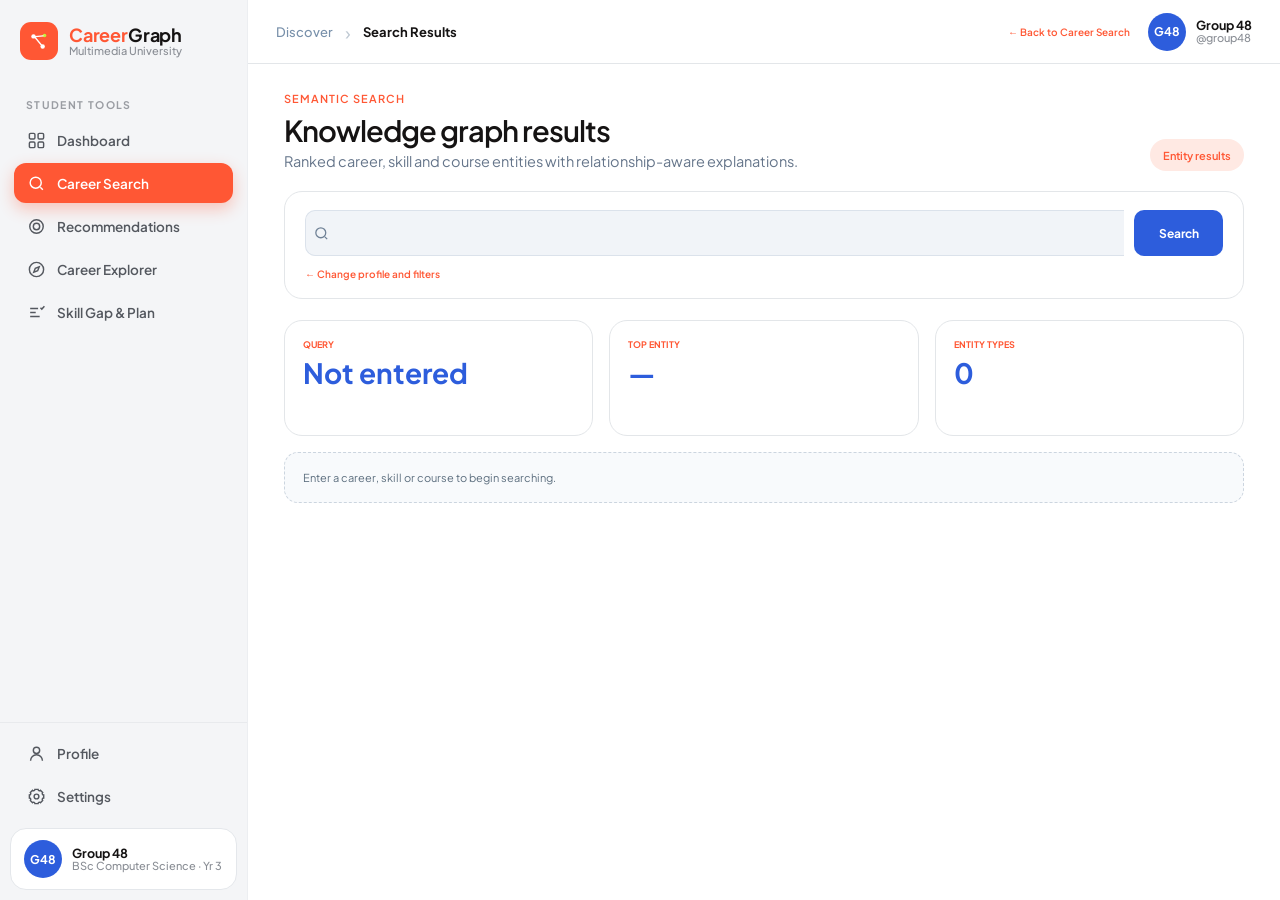
<file: app/results.html>
<!doctype html>
<html lang="en">
  <head>
    <meta charset="utf-8" />
    <meta name="viewport" content="width=device-width, initial-scale=1" />
    <title>CareerGraph · Semantic Search Results</title>
    <link rel="stylesheet" href="./styles.css" />
  </head>
  <body class="resultsPage">
    <div class="appFrame">
      <aside class="sidebar" aria-label="CareerGraph navigation">
        <div class="brand">
          <span class="brandMark" aria-hidden="true">
            <svg viewBox="0 0 24 24" fill="none">
              <circle cx="6" cy="7" r="2.4" fill="#fff"></circle>
              <circle cx="18" cy="6" r="2" fill="#c4f03b"></circle>
              <circle cx="16" cy="18" r="2.4" fill="#fff"></circle>
              <path d="M7.8 8.2 14.6 16.4M8 7.2 16.4 6.4" stroke="#fff" stroke-width="1.4" stroke-linecap="round"></path>
            </svg>
          </span>
          <span class="brandText"><strong><em>Career</em>Graph</strong><small>Multimedia University</small></span>
        </div>
        <nav class="sideNav">
          <p class="navLabel">Student tools</p>
          <a class="tab" href="./index.html?tab=dashboard"><svg viewBox="0 0 24 24"><rect x="3" y="3" width="7" height="7" rx="1.5"></rect><rect x="14" y="3" width="7" height="7" rx="1.5"></rect><rect x="3" y="14" width="7" height="7" rx="1.5"></rect><rect x="14" y="14" width="7" height="7" rx="1.5"></rect></svg><span>Dashboard</span></a>
          <a class="tab is-active" href="./index.html?tab=search"><svg viewBox="0 0 24 24"><circle cx="11" cy="11" r="7"></circle><path d="m20 20-3.2-3.2"></path></svg><span>Career Search</span></a>
          <a class="tab" href="./index.html?tab=recommendations"><svg viewBox="0 0 24 24"><circle cx="12" cy="12" r="8.5"></circle><circle cx="12" cy="12" r="4"></circle></svg><span>Recommendations</span></a>
          <a class="tab" href="./index.html?tab=explorer"><svg viewBox="0 0 24 24"><circle cx="12" cy="12" r="9"></circle><path d="m15.5 8.5-2 5-5 2 2-5z"></path></svg><span>Career Explorer</span></a>
          <a class="tab" href="./index.html?tab=skillgap"><svg viewBox="0 0 24 24"><path d="M4 7h10M4 12h7M4 17h12"></path><path d="m17 6 1.7 1.7L22 4"></path></svg><span>Skill Gap &amp; Plan</span></a>
        </nav>
        <nav class="referenceNav">
          <a class="tab" href="./index.html?tab=profile"><svg viewBox="0 0 24 24"><circle cx="12" cy="8" r="4"></circle><path d="M4.5 21a7.5 7.5 0 0 1 15 0"></path></svg><span>Profile</span></a>
          <a class="tab" href="./index.html?tab=settings"><svg viewBox="0 0 24 24"><circle cx="12" cy="12" r="3"></circle><path d="M19.4 15a1.7 1.7 0 0 0 .3 1.9l.1.1-2.8 2.8-.1-.1a1.7 1.7 0 0 0-1.9-.3 1.7 1.7 0 0 0-1 1.6V21h-4v-.1A1.7 1.7 0 0 0 9 19.4a1.7 1.7 0 0 0-1.9.3l-.1.1L4.2 17l.1-.1A1.7 1.7 0 0 0 4.6 15 1.7 1.7 0 0 0 3 14H3v-4h.1A1.7 1.7 0 0 0 4.6 9a1.7 1.7 0 0 0-.3-1.9L4.2 7 7 4.2l.1.1A1.7 1.7 0 0 0 9 4.6 1.7 1.7 0 0 0 10 3V3h4v.1A1.7 1.7 0 0 0 15 4.6a1.7 1.7 0 0 0 1.9-.3l.1-.1L19.8 7l-.1.1A1.7 1.7 0 0 0 19.4 9a1.7 1.7 0 0 0 1.6 1h.1v4H21a1.7 1.7 0 0 0-1.6 1z"></path></svg><span>Settings</span></a>
        </nav>
        <div class="studentCard"><span class="avatar">G48</span><span><strong>Group 48</strong><small>BSc Computer Science · Yr 3</small></span></div>
      </aside>

      <div class="workspace">
        <header class="topBar">
          <div class="breadcrumb"><span>Discover</span><b>›</b><strong>Search Results</strong></div>
          <a class="resultTopBack" href="./index.html?tab=search">← Back to Career Search</a>
          <div class="profileButton"><span class="avatar">G48</span><span><strong>Group 48</strong><small>@group48</small></span></div>
        </header>
        <header class="mobileHeader"><a class="mobileHeaderButton" href="./index.html?tab=search" aria-label="Back">‹</a><strong>Search Results</strong><span class="avatar">G48</span></header>

        <main class="content">
          <div class="resultsShell">
            <div class="pageIntro">
              <div><p class="eyebrow">Semantic search</p><h1>Knowledge graph results</h1><p>Ranked career, skill and course entities with relationship-aware explanations.</p></div>
              <span class="termBadge">Entity results</span>
            </div>
            <form id="resultsSearchForm" class="searchLauncher">
              <div class="searchRow">
                <label class="srOnly" for="resultsSearchInput">Search query</label>
                <span class="searchGlyph"><svg viewBox="0 0 24 24"><circle cx="11" cy="11" r="7"></circle><path d="m20 20-3.2-3.2"></path></svg></span>
                <input id="resultsSearchInput" type="search" autocomplete="off" />
                <button type="submit">Search</button>
              </div>
              <a class="backLink" href="./index.html?tab=search">← Change profile and filters</a>
            </form>
            <section class="resultLayout">
              <div id="resultSummary" class="metricGrid"></div>
              <div id="resultList" class="recommendationList"></div>
            </section>
          </div>
        </main>
        <nav class="mobileNav" aria-label="Mobile navigation">
          <a href="./index.html?tab=dashboard"><svg viewBox="0 0 24 24"><rect x="3" y="3" width="7" height="7" rx="1.5"></rect><rect x="14" y="3" width="7" height="7" rx="1.5"></rect><rect x="3" y="14" width="7" height="7" rx="1.5"></rect><rect x="14" y="14" width="7" height="7" rx="1.5"></rect></svg><span>Home</span></a>
          <a class="is-active" href="./index.html?tab=search"><svg viewBox="0 0 24 24"><circle cx="11" cy="11" r="7"></circle><path d="m20 20-3.2-3.2"></path></svg><span>Search</span></a>
          <a href="./index.html?tab=recommendations"><svg viewBox="0 0 24 24"><circle cx="12" cy="12" r="8.5"></circle><circle cx="12" cy="12" r="4"></circle></svg><span>Matches</span></a>
          <a href="./index.html?tab=skillgap"><svg viewBox="0 0 24 24"><path d="M4 7h10M4 12h7M4 17h12"></path></svg><span>Plan</span></a>
          <a href="./index.html?tab=graph"><svg viewBox="0 0 24 24"><circle cx="5" cy="12" r="1.5" fill="currentColor"></circle><circle cx="12" cy="12" r="1.5" fill="currentColor"></circle><circle cx="19" cy="12" r="1.5" fill="currentColor"></circle></svg><span>More</span></a>
        </nav>
      </div>
    </div>
    <script type="module" src="./results.js?v=20260624-pixel-parity"></script>
  </body>
</html>
</file>
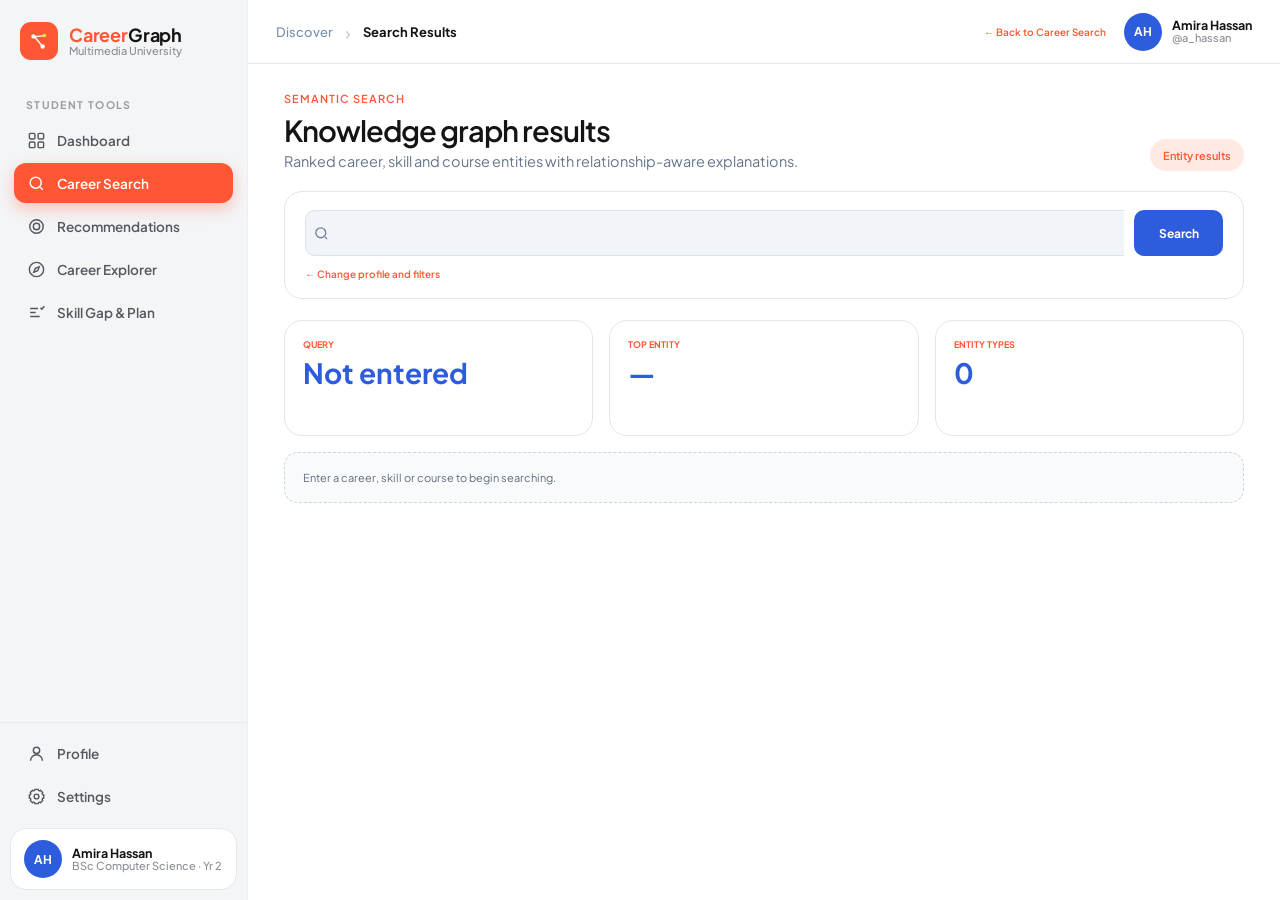
<file: semantic-course-advisor/app/results.html>
<!doctype html>
<html lang="en">
  <head>
    <meta charset="utf-8" />
    <meta name="viewport" content="width=device-width, initial-scale=1" />
    <title>CareerGraph · Semantic Search Results</title>
    <link rel="stylesheet" href="./styles.css" />
  </head>
  <body class="resultsPage">
    <div class="appFrame">
      <aside class="sidebar" aria-label="CareerGraph navigation">
        <div class="brand">
          <span class="brandMark" aria-hidden="true">
            <svg viewBox="0 0 24 24" fill="none">
              <circle cx="6" cy="7" r="2.4" fill="#fff"></circle>
              <circle cx="18" cy="6" r="2" fill="#c4f03b"></circle>
              <circle cx="16" cy="18" r="2.4" fill="#fff"></circle>
              <path d="M7.8 8.2 14.6 16.4M8 7.2 16.4 6.4" stroke="#fff" stroke-width="1.4" stroke-linecap="round"></path>
            </svg>
          </span>
          <span class="brandText"><strong><em>Career</em>Graph</strong><small>Multimedia University</small></span>
        </div>
        <nav class="sideNav">
          <p class="navLabel">Student tools</p>
          <a class="tab" href="./index.html?tab=dashboard"><svg viewBox="0 0 24 24"><rect x="3" y="3" width="7" height="7" rx="1.5"></rect><rect x="14" y="3" width="7" height="7" rx="1.5"></rect><rect x="3" y="14" width="7" height="7" rx="1.5"></rect><rect x="14" y="14" width="7" height="7" rx="1.5"></rect></svg><span>Dashboard</span></a>
          <a class="tab is-active" href="./index.html?tab=search"><svg viewBox="0 0 24 24"><circle cx="11" cy="11" r="7"></circle><path d="m20 20-3.2-3.2"></path></svg><span>Career Search</span></a>
          <a class="tab" href="./index.html?tab=recommendations"><svg viewBox="0 0 24 24"><circle cx="12" cy="12" r="8.5"></circle><circle cx="12" cy="12" r="4"></circle></svg><span>Recommendations</span></a>
          <a class="tab" href="./index.html?tab=explorer"><svg viewBox="0 0 24 24"><circle cx="12" cy="12" r="9"></circle><path d="m15.5 8.5-2 5-5 2 2-5z"></path></svg><span>Career Explorer</span></a>
          <a class="tab" href="./index.html?tab=skillgap"><svg viewBox="0 0 24 24"><path d="M4 7h10M4 12h7M4 17h12"></path><path d="m17 6 1.7 1.7L22 4"></path></svg><span>Skill Gap &amp; Plan</span></a>
        </nav>
        <nav class="referenceNav">
          <a class="tab" href="./index.html?tab=profile"><svg viewBox="0 0 24 24"><circle cx="12" cy="8" r="4"></circle><path d="M4.5 21a7.5 7.5 0 0 1 15 0"></path></svg><span>Profile</span></a>
          <a class="tab" href="./index.html?tab=settings"><svg viewBox="0 0 24 24"><circle cx="12" cy="12" r="3"></circle><path d="M19.4 15a1.7 1.7 0 0 0 .3 1.9l.1.1-2.8 2.8-.1-.1a1.7 1.7 0 0 0-1.9-.3 1.7 1.7 0 0 0-1 1.6V21h-4v-.1A1.7 1.7 0 0 0 9 19.4a1.7 1.7 0 0 0-1.9.3l-.1.1L4.2 17l.1-.1A1.7 1.7 0 0 0 4.6 15 1.7 1.7 0 0 0 3 14H3v-4h.1A1.7 1.7 0 0 0 4.6 9a1.7 1.7 0 0 0-.3-1.9L4.2 7 7 4.2l.1.1A1.7 1.7 0 0 0 9 4.6 1.7 1.7 0 0 0 10 3V3h4v.1A1.7 1.7 0 0 0 15 4.6a1.7 1.7 0 0 0 1.9-.3l.1-.1L19.8 7l-.1.1A1.7 1.7 0 0 0 19.4 9a1.7 1.7 0 0 0 1.6 1h.1v4H21a1.7 1.7 0 0 0-1.6 1z"></path></svg><span>Settings</span></a>
        </nav>
        <div class="studentCard"><span class="avatar">AH</span><span><strong>Amira Hassan</strong><small>BSc Computer Science · Yr 2</small></span></div>
      </aside>

      <div class="workspace">
        <header class="topBar">
          <div class="breadcrumb"><span>Discover</span><b>›</b><strong>Search Results</strong></div>
          <a class="resultTopBack" href="./index.html?tab=search">← Back to Career Search</a>
          <div class="profileButton"><span class="avatar">AH</span><span><strong>Amira Hassan</strong><small>@a_hassan</small></span></div>
        </header>
        <header class="mobileHeader"><a class="mobileHeaderButton" href="./index.html?tab=search" aria-label="Back">‹</a><strong>Search Results</strong><span class="avatar">AH</span></header>

        <main class="content">
          <div class="resultsShell">
            <div class="pageIntro">
              <div><p class="eyebrow">Semantic search</p><h1>Knowledge graph results</h1><p>Ranked career, skill and course entities with relationship-aware explanations.</p></div>
              <span class="termBadge">Entity results</span>
            </div>
            <form id="resultsSearchForm" class="searchLauncher">
              <div class="searchRow">
                <label class="srOnly" for="resultsSearchInput">Search query</label>
                <span class="searchGlyph"><svg viewBox="0 0 24 24"><circle cx="11" cy="11" r="7"></circle><path d="m20 20-3.2-3.2"></path></svg></span>
                <input id="resultsSearchInput" type="search" autocomplete="off" />
                <button type="submit">Search</button>
              </div>
              <a class="backLink" href="./index.html?tab=search">← Change profile and filters</a>
            </form>
            <section class="resultLayout">
              <div id="resultSummary" class="metricGrid"></div>
              <div id="resultList" class="recommendationList"></div>
            </section>
          </div>
        </main>
        <nav class="mobileNav" aria-label="Mobile navigation">
          <a href="./index.html?tab=dashboard"><svg viewBox="0 0 24 24"><rect x="3" y="3" width="7" height="7" rx="1.5"></rect><rect x="14" y="3" width="7" height="7" rx="1.5"></rect><rect x="3" y="14" width="7" height="7" rx="1.5"></rect><rect x="14" y="14" width="7" height="7" rx="1.5"></rect></svg><span>Home</span></a>
          <a class="is-active" href="./index.html?tab=search"><svg viewBox="0 0 24 24"><circle cx="11" cy="11" r="7"></circle><path d="m20 20-3.2-3.2"></path></svg><span>Search</span></a>
          <a href="./index.html?tab=recommendations"><svg viewBox="0 0 24 24"><circle cx="12" cy="12" r="8.5"></circle><circle cx="12" cy="12" r="4"></circle></svg><span>Matches</span></a>
          <a href="./index.html?tab=skillgap"><svg viewBox="0 0 24 24"><path d="M4 7h10M4 12h7M4 17h12"></path></svg><span>Plan</span></a>
          <a href="./index.html?tab=graph"><svg viewBox="0 0 24 24"><circle cx="5" cy="12" r="1.5" fill="currentColor"></circle><circle cx="12" cy="12" r="1.5" fill="currentColor"></circle><circle cx="19" cy="12" r="1.5" fill="currentColor"></circle></svg><span>More</span></a>
        </nav>
      </div>
    </div>
    <script type="module" src="./results.js?v=20260624-pixel-parity"></script>
  </body>
</html>
</file>
<file: app/styles.css>
@font-face {
  font-family: "Plus Jakarta Sans";
  src: url("./assets/fonts/plus-jakarta-latin.woff2") format("woff2");
  font-style: normal;
  font-weight: 400 800;
  font-display: swap;
}

@font-face {
  font-family: "Plus Jakarta Sans";
  src: url("./assets/fonts/plus-jakarta-latin-ext.woff2") format("woff2");
  font-style: normal;
  font-weight: 400 800;
  font-display: swap;
}

@font-face {
  font-family: "JetBrains Mono";
  src: url("./assets/fonts/jetbrains-latin.woff2") format("woff2");
  font-style: normal;
  font-weight: 400 700;
  font-display: swap;
}

@font-face {
  font-family: "JetBrains Mono";
  src: url("./assets/fonts/jetbrains-latin-ext.woff2") format("woff2");
  font-style: normal;
  font-weight: 400 700;
  font-display: swap;
}

:root {
  color-scheme: light;
  --ink: #151313;
  --backdrop: #6e93b8;
  --primary: #2d5ddc;
  --primary-soft: #e9efff;
  --accent: #ff5734;
  --accent-soft: #ffe9e3;
  --matched: #1f8a5a;
  --matched-soft: #e7f5ee;
  --gap: #c07a14;
  --gap-soft: #fbf0de;
  --violet: #5b43a8;
  --violet-soft: #f0ecfb;
  --lime: #c4f03b;
  --sidebar: #f4f5f7;
  --line: #e3e6e9;
  --muted: #5c6e7e;
  --pale: #f3f6fa;
  --surface: #fff;
  --shadow: 0 14px 30px rgba(20, 42, 67, 0.09);
  --frame-radius: 30px;
  --card-radius: 18px;
  font-family: "Plus Jakarta Sans", sans-serif;
}

* {
  box-sizing: border-box;
}

html,
body {
  min-height: 100%;
}

body {
  margin: 0;
  min-width: 320px;
  background: var(--surface);
  color: var(--ink);
  font-family: "Plus Jakarta Sans", sans-serif;
  -webkit-font-smoothing: antialiased;
}

button,
input,
select {
  font: inherit;
}

button {
  cursor: pointer;
}

button,
input,
select {
  outline-color: var(--primary);
}

h1,
h2,
h3,
p {
  margin-top: 0;
}

svg {
  display: block;
}

[hidden] {
  display: none !important;
}

.srOnly {
  position: absolute;
  width: 1px;
  height: 1px;
  padding: 0;
  margin: -1px;
  overflow: hidden;
  clip: rect(0, 0, 0, 0);
  white-space: nowrap;
  border: 0;
}

.appFrame {
  display: flex;
  width: 100%;
  height: 100vh;
  min-height: 650px;
  margin: 0;
  overflow: hidden;
  border-radius: 0;
  background: var(--surface);
  box-shadow: none;
}

.sidebar {
  display: flex;
  flex: 0 0 248px;
  flex-direction: column;
  width: 248px;
  height: 100%;
  border-right: 1px solid #eceef1;
  background: var(--sidebar);
}

.brand {
  display: flex;
  align-items: center;
  gap: 11px;
  padding: 22px 20px 16px;
}

.brandMark {
  display: grid;
  place-items: center;
  flex: 0 0 38px;
  width: 38px;
  height: 38px;
  border-radius: 11px;
  background: var(--accent);
}

.brandMark svg {
  width: 22px;
  height: 22px;
}

.brandText,
.studentCard > span:last-child,
.profileButton > span:last-child {
  display: grid;
  min-width: 0;
  line-height: 1.12;
}

.brandText strong {
  font-size: 18px;
  font-weight: 700;
  letter-spacing: -0.01em;
}

.brandText em {
  color: var(--accent);
  font-style: normal;
}

.brandText small,
.studentCard small,
.profileButton small {
  color: #8a8e95;
  font-size: 11px;
  font-weight: 500;
}

.sideNav {
  display: flex;
  flex: 1;
  flex-direction: column;
  gap: 3px;
  padding: 16px 14px 8px;
  overflow-y: auto;
}

.referenceNav {
  display: flex;
  flex-direction: column;
  gap: 3px;
  border-top: 1px solid #e8eaed;
  padding: 10px 14px 4px;
}

.navLabel {
  margin: 0;
  padding: 6px 12px;
  color: #9a9da3;
  font-size: 10.5px;
  font-weight: 700;
  letter-spacing: 0.13em;
  text-transform: uppercase;
}

.semanticLabel {
  display: flex;
  align-items: center;
  gap: 7px;
  padding-top: 18px;
}

.semanticLabel i {
  width: 7px;
  height: 7px;
  border-radius: 50%;
  background: var(--accent);
}

.tab {
  display: flex;
  align-items: center;
  gap: 11px;
  width: 100%;
  min-height: 40px;
  border: 0;
  border-radius: 12px;
  background: transparent;
  color: #54585f;
  padding: 10px 13px;
  font-size: 13.5px;
  font-weight: 600;
  text-align: left;
  text-decoration: none;
  transition: background 0.15s, color 0.15s, box-shadow 0.15s;
}

.tab svg {
  flex: 0 0 19px;
  width: 19px;
  height: 19px;
  fill: none;
  stroke: currentColor;
  stroke-width: 1.8;
}

.tab:hover {
  background: #e9ebee;
}

.tab.is-active {
  background: var(--accent);
  color: #fff;
  box-shadow: 0 6px 16px rgba(255, 87, 52, 0.32);
}

.studentCard {
  display: flex;
  align-items: center;
  gap: 10px;
  width: calc(100% - 20px);
  margin: 8px 10px 10px;
  border: 1px solid #e4e7eb;
  border-radius: 16px;
  background: #fff;
  color: var(--ink);
  padding: 11px 13px;
  text-align: left;
}

.studentCard strong {
  font-size: 12.5px;
}

.studentCard:hover,
.studentCard:focus-visible {
  border-color: var(--primary);
  box-shadow: 0 8px 20px rgba(45, 93, 220, 0.1);
  outline: none;
}

.avatar {
  display: grid;
  place-items: center;
  flex: 0 0 38px;
  width: 38px;
  height: 38px;
  border-radius: 50%;
  background: var(--primary);
  color: #fff;
  font-size: 12px;
  font-weight: 700;
}

.workspace {
  display: grid;
  flex: 1;
  grid-template-rows: 64px minmax(0, 1fr);
  min-width: 0;
}

.topBar {
  display: flex;
  align-items: center;
  gap: 18px;
  min-width: 0;
  border-bottom: 1px solid var(--line);
  padding: 0 28px;
}

.breadcrumb {
  display: flex;
  align-items: center;
  gap: 12px;
  min-width: 240px;
  font-size: 13px;
}

.breadcrumb span {
  color: #7890aa;
  font-weight: 500;
}

.breadcrumb b {
  color: #bec8d2;
  font-size: 19px;
  font-weight: 400;
}

.breadcrumb strong {
  font-weight: 700;
}

.iconButton svg {
  width: 18px;
  height: 18px;
  fill: none;
  stroke: currentColor;
  stroke-width: 1.8;
  stroke-linecap: round;
}

.topActions {
  display: flex;
  align-items: center;
  gap: 10px;
  margin-left: auto;
}

.popoverWrap {
  position: relative;
}

.iconButton {
  position: relative;
  display: grid;
  place-items: center;
  width: 42px;
  height: 42px;
  border: 1px solid var(--line);
  border-radius: 50%;
  background: #fff;
  color: #60758c;
}

.iconButton i {
  position: absolute;
  top: 9px;
  right: 9px;
  width: 6px;
  height: 6px;
  border: 1px solid #fff;
  border-radius: 50%;
  background: var(--accent);
}

.profileButton {
  display: flex;
  align-items: center;
  gap: 10px;
  border: 0;
  background: transparent;
  padding: 0;
  text-align: left;
}

.profileButton strong {
  font-size: 12.5px;
}

.topPopover {
  position: absolute;
  top: 50px;
  right: 0;
  display: grid;
  gap: 5px;
  width: 240px;
  border: 1px solid var(--line);
  border-radius: 14px;
  background: #fff;
  padding: 14px;
  box-shadow: var(--shadow);
  z-index: 30;
}

.topPopover span {
  color: var(--muted);
  font-size: 12px;
  line-height: 1.45;
}

.mobileHeader,
.mobileNav,
.mobileMoreSheet,
.mobileSheetBackdrop {
  display: none;
}

.content {
  min-height: 0;
  overflow-y: auto;
  padding: 34px 36px 40px;
  scrollbar-color: #d3d7dd transparent;
}

.tabPanel {
  display: none;
  animation: fadeUp 0.2s ease;
}

.tabPanel.is-active {
  display: block;
}

@keyframes fadeUp {
  from {
    opacity: 0;
    transform: translateY(8px);
  }
}

.pageIntro {
  display: flex;
  align-items: flex-end;
  justify-content: space-between;
  gap: 24px;
  margin-bottom: 20px;
}

.pageIntro.withControl {
  align-items: flex-end;
}

.pageIntro h1 {
  margin-bottom: 4px;
  font-size: 29px;
  font-weight: 600;
  line-height: 1.2;
  letter-spacing: -0.035em;
}

.dashboardIntro h1 {
  font-size: 29px;
}

.pageIntro p:last-child {
  max-width: 850px;
  margin-bottom: 0;
  color: #65758a;
  font-size: 14.5px;
  line-height: 1.35;
}

.eyebrow {
  margin-bottom: 8px;
  color: var(--accent);
  font-size: 11px;
  font-weight: 600;
  letter-spacing: 0.09em;
  text-transform: uppercase;
}

.semanticEyebrow {
  display: flex;
  align-items: center;
  gap: 7px;
}

.semanticEyebrow i {
  width: 7px;
  height: 7px;
  border-radius: 50%;
  background: var(--lime);
}

.termBadge {
  display: inline-flex;
  flex: 0 0 auto;
  align-items: center;
  min-height: 32px;
  border-radius: 999px;
  background: var(--accent-soft);
  color: var(--accent);
  padding: 7px 13px;
  font-size: 11px;
  font-weight: 600;
}

.journeyRail {
  display: grid;
  grid-template-columns: auto 1fr auto 1fr auto 1fr auto;
  align-items: center;
  min-height: 73px;
  margin-bottom: 23px;
  border: 1px solid var(--line);
  border-radius: 22px;
  background: #fff;
  padding: 14px 24px;
}

.journeyStep {
  display: flex;
  align-items: center;
  gap: 11px;
  color: #51667e;
}

.journeyStep b {
  display: grid;
  place-items: center;
  width: 35px;
  height: 35px;
  border-radius: 50%;
  background: #eef2f6;
  color: #91a0af;
  font-size: 13px;
}

.journeyStep span {
  display: grid;
}

.journeyStep small {
  color: #8fa0b1;
  font-size: 9px;
  font-weight: 600;
  text-transform: uppercase;
}

.journeyStep strong {
  color: #405671;
  font-size: 12px;
  font-weight: 500;
}

.journeyStep.is-done b {
  background: var(--matched);
  color: #fff;
}

.journeyStep.is-current b {
  background: var(--primary);
  color: #fff;
}

.journeyStep.is-current small {
  color: var(--primary);
}

.journeyStep.is-current strong,
.journeyStep.is-done strong {
  color: var(--ink);
  font-weight: 600;
}

.journeyLine {
  height: 2px;
  margin: 0 10px;
  background: #e3e8ed;
}

.journeyLine.is-done {
  background: linear-gradient(90deg, var(--matched), var(--primary));
}

.dashboardFilters,
.choiceGrid,
.examples,
.filterPills,
.legend,
.componentRow {
  display: flex;
  flex-wrap: wrap;
  gap: 8px;
}

.dashboardFilters {
  margin-bottom: 20px;
}

.dashboardFilters button,
.filterPills button {
  min-height: 36px;
  border: 1px solid #dbe1e7;
  border-radius: 999px;
  background: #fff;
  color: #415166;
  padding: 7px 18px;
  font-size: 12px;
  font-weight: 500;
}

.dashboardFilters button.is-active {
  border-color: var(--primary);
  background: var(--primary);
  color: #fff;
  font-weight: 600;
}

.dashboardCareerCards {
  display: grid;
  grid-template-columns: repeat(3, minmax(0, 1fr));
  gap: 18px;
  margin-bottom: 22px;
}

.matchCard {
  display: flex;
  min-height: 214px;
  flex-direction: column;
  border-radius: 22px;
  background: var(--primary);
  color: #fff;
  padding: 20px;
}

.matchCard.tone-orange {
  background: var(--accent);
}

.matchCard.tone-black {
  background: var(--ink);
}

.matchTop,
.matchBottom,
.matchStat {
  display: flex;
  align-items: center;
  justify-content: space-between;
  gap: 10px;
}

.matchPill {
  border-radius: 999px;
  background: rgba(0, 0, 0, 0.22);
  padding: 5px 11px;
  font-size: 10px;
  font-weight: 700;
}

.bookmark {
  border: 0;
  background: transparent;
  color: #fff;
  padding: 2px;
  font-size: 18px;
  line-height: 1;
}

.matchCard h2 {
  min-height: 56px;
  margin: 16px 0 12px;
  font-size: 20px;
  font-weight: 600;
  line-height: 1.25;
}

.matchStat {
  margin-top: auto;
  font-size: 11px;
}

.matchStat strong {
  font-size: 11px;
}

.matchProgress {
  height: 7px;
  margin: 8px 0 15px;
  overflow: hidden;
  border-radius: 999px;
  background: rgba(255, 255, 255, 0.24);
}

.matchProgress span {
  display: block;
  height: 100%;
  border-radius: inherit;
  background: #fff;
}

.tone-black .matchProgress span {
  background: var(--lime);
}

.studentDots {
  display: flex;
  align-items: center;
}

.studentDots i,
.studentDots b {
  display: grid;
  place-items: center;
  width: 27px;
  height: 27px;
  margin-left: -5px;
  border: 1px solid rgba(255, 255, 255, 0.55);
  border-radius: 50%;
  background: #8fc6ff;
  color: var(--ink);
  font-size: 9px;
  font-style: normal;
}

.studentDots i:nth-child(2) {
  background: #f2b7a4;
}

.studentDots i:nth-child(3) {
  background: #c9dd8b;
}

.studentDots b {
  width: 43px;
  margin-left: -6px;
  background: #fff;
  font-weight: 700;
}

.viewButton,
.limeButton {
  min-width: 61px;
  min-height: 34px;
  border: 0;
  border-radius: 11px;
  background: var(--lime);
  color: var(--ink);
  padding: 7px 14px;
  font-size: 11px;
  font-weight: 700;
}

.dashboardLower {
  display: grid;
  grid-template-columns: minmax(0, 2fr) minmax(250px, 0.9fr);
  gap: 20px;
}

.mobileDashboardSummary {
  display: none;
}

.lessonCard,
.profileSummary,
.searchLauncher,
.searchFilters,
.recommendationInputs,
.recommendationRow,
.selectControl,
.skillGapSummary,
.currentSkillsChooser,
.skillListPanel,
.learningPlanPanel,
.graphPanel,
.graphEvidence section,
.queryExplanation,
.queryKeyword,
.sparqlSkillContext,
.queryResultsPanel,
.statisticsCard,
.classInstances,
.inferenceOutput,
.evaluationPanel,
.resultCard,
.metricCard {
  border: 1px solid var(--line);
  border-radius: var(--card-radius);
  background: #fff;
}

.lessonCard {
  padding: 20px 24px;
}

.cardHeading {
  display: flex;
  align-items: center;
  justify-content: space-between;
  gap: 16px;
  margin-bottom: 10px;
}

.cardHeading h2 {
  margin: 0;
  font-size: 17px;
  font-weight: 600;
}

.cardHeading button {
  border: 0;
  background: transparent;
  color: var(--accent);
  font-size: 11px;
}

.lessonHeader,
.lessonRow {
  display: grid;
  grid-template-columns: minmax(0, 1fr);
}

.lessonHeader {
  padding: 0 0 6px;
  color: #9ba6b2;
  font-size: 9px;
  font-weight: 600;
  text-transform: uppercase;
}

.lessonRow {
  align-items: center;
  min-height: 61px;
  border-top: 1px solid #edf0f3;
  font-size: 12px;
}

.popoverAction {
  margin-top: 6px;
  border: 0;
  border-radius: 8px;
  background: var(--primary-soft);
  color: var(--primary);
  padding: 8px 10px;
  font-size: 10px;
  font-weight: 700;
  text-align: left;
}

.lessonLink {
  width: 100%;
  border-right: 0;
  border-bottom: 0;
  border-left: 0;
  background: transparent;
  color: inherit;
  padding: 0;
  text-align: left;
}

.lessonLink:hover,
.lessonLink:focus-visible {
  background: #f7f9fc;
  outline: none;
}

.lessonLink strong {
  color: var(--primary);
}

.lessonRow > span:first-child {
  display: grid;
}

.lessonRow strong {
  font-size: 12.5px;
  font-weight: 600;
}

.lessonRow small {
  color: #8c9aab;
  font-size: 10px;
}

.dashboardSide {
  display: grid;
  align-content: start;
  gap: 18px;
}

.spotlightCard {
  display: flex;
  flex-direction: column;
  border-radius: 22px;
  background: var(--lime);
  padding: 22px 22px 20px;
}

.spotlightCard .spotlightContent {
  color: var(--ink);
}

.spotlightCard .spotlightMeta {
  margin: 0 0 14px;
  color: #3c4a12;
  font-size: 13px;
  font-weight: 600;
  line-height: 1.2;
}

.spotlightCard .matchPill {
  display: inline-flex;
  width: fit-content;
  align-items: center;
  padding: 4px 11px;
  margin-bottom: 12px;
  background: var(--ink);
  color: #fff;
  font-size: 11px;
  font-weight: 700;
}

.spotlightCard .spotlightHeading {
  margin: 0 0 16px;
  font-size: 24px;
  font-weight: 700;
  line-height: 1.18;
}

.spotlightCard .spotlightStudents {
  margin: 0 0 8px;
  color: #3c4a12;
  font-size: 12.5px;
  font-weight: 600;
  line-height: 1.25;
}

.spotlightCard .studentDots {
  gap: 0;
  margin-bottom: 18px;
}

.spotlightCard .studentDots i,
.spotlightCard .studentDots b {
  width: 30px;
  height: 30px;
  margin-left: -10px;
  border: 2px solid var(--lime);
}

.spotlightCard .studentDots i:first-child {
  margin-left: 0;
  background: #8fb6e8;
}

.spotlightCard .studentDots i:nth-child(2) {
  background: #f2b49b;
}

.spotlightCard .studentDots i:nth-child(3) {
  background: var(--ink);
}

.spotlightCard .studentDots b {
  width: auto;
  min-width: 48px;
  padding: 0 10px;
  border-radius: 999px;
  background: var(--ink);
  color: #fff;
  font-size: 11.5px;
  font-weight: 700;
}

.spotlightCard button {
  width: 100%;
  padding: 12px;
  border: 0;
  border-radius: 12px;
  background: var(--accent);
  color: #fff;
  font-size: 13.5px;
  font-weight: 700;
  line-height: 1.2;
}

.profileSummary {
  display: grid;
  gap: 14px;
  padding: 18px 20px;
}

.profileSummary > div {
  display: grid;
  gap: 7px;
}

.profileSummary strong {
  color: #9da9b6;
  font-size: 10px;
  letter-spacing: 0.05em;
  text-transform: uppercase;
}

.chips,
.chipList {
  display: flex;
  flex-wrap: wrap;
  gap: 6px;
}

.chips em,
.chip,
.demoChip {
  display: inline-flex;
  align-items: center;
  min-height: 24px;
  border-radius: 999px;
  background: var(--primary-soft);
  color: var(--primary);
  padding: 4px 10px;
  font-size: 10px;
  font-style: normal;
  font-weight: 600;
}

.chips.orange em,
.chip.orange,
.demoChip.orange {
  background: var(--accent-soft);
  color: var(--accent);
}

.chips.amber em,
.chip.amber,
.demoChip.amber {
  background: var(--gap-soft);
  color: #a35f00;
}

.chips.green em,
.chip.green {
  background: var(--matched-soft);
  color: var(--matched);
}

.chips.violet em,
.chip.violet {
  background: var(--violet-soft);
  color: var(--violet);
}

/* Search */
.searchLauncher {
  display: grid;
  gap: 12px;
  margin-bottom: 21px;
  padding: 18px 20px;
}

.searchRow {
  display: grid;
  grid-template-columns: 32px minmax(0, 1fr) 99px;
  align-items: center;
  gap: 0;
}

.searchGlyph {
  display: grid;
  place-items: center;
  height: 46px;
  border: 1px solid #dbe2eb;
  border-right: 0;
  border-radius: 10px 0 0 10px;
  background: #f1f4f8;
  color: #6f8196;
}

.searchGlyph svg,
.queryKeyword svg {
  width: 17px;
  height: 17px;
  fill: none;
  stroke: currentColor;
  stroke-width: 1.8;
}

.searchRow input {
  height: 46px;
  border: 1px solid #dbe2eb;
  border-right: 0;
  border-left: 0;
  background: #f1f4f8;
  padding: 0 10px;
  font-size: 14px;
}

.searchRow > button {
  height: 46px;
  margin-left: 10px;
  border: 0;
  border-radius: 10px;
  background: var(--primary);
  color: #fff;
  font-size: 12px;
  font-weight: 700;
}

.examples {
  align-items: center;
}

.examples > span {
  color: #71849b;
  font-size: 10px;
}

.examples button {
  min-height: 29px;
  border: 1px solid #d9e0e8;
  border-radius: 999px;
  background: #f2f4f7;
  color: #5c718a;
  padding: 5px 13px;
  font-size: 10px;
}

.searchLayout {
  display: grid;
  grid-template-columns: 236px minmax(0, 1fr);
  gap: 22px;
}

.searchFilters {
  align-self: start;
  padding: 19px 20px;
}

.searchFilters section + section {
  margin-top: 20px;
}

.searchFilters h2 {
  margin-bottom: 9px;
  color: #8799ae;
  font-size: 10px;
  font-weight: 700;
  letter-spacing: 0.05em;
  text-transform: uppercase;
}

.searchFilters label {
  display: grid;
  grid-template-columns: 18px 1fr auto;
  align-items: center;
  min-height: 28px;
  color: #4f5f72;
  font-size: 12px;
}

.searchFilters input[type="checkbox"] {
  width: 16px;
  height: 16px;
  margin: 0;
  accent-color: var(--primary);
}

.searchFilters em {
  color: #8295aa;
  font-size: 10px;
  font-style: normal;
}

.filterPills {
  gap: 7px;
}

.filterPills button {
  min-height: 28px;
  padding: 4px 11px;
  background: #f1f4f7;
  font-size: 10px;
}

.filterPills button.is-active {
  border-color: #baceff;
  background: var(--primary-soft);
  color: var(--primary);
}

.searchFilters .radioLabel {
  grid-template-columns: 18px 1fr;
}

.radioLabel input {
  width: 14px;
  height: 14px;
  margin: 0;
  accent-color: var(--primary);
}

.radioLabel:has(input:checked) span {
  color: var(--primary);
  font-weight: 600;
}

.resultListHeading {
  display: flex;
  align-items: center;
  justify-content: space-between;
  margin-bottom: 11px;
  color: #8596a9;
  font-size: 10px;
}

.resultListHeading strong {
  color: var(--ink);
  font-size: 12px;
}

.resultListHeading strong em {
  color: #71849b;
  font-style: normal;
  font-weight: 400;
}

.inlineSearchResults {
  display: grid;
  gap: 14px;
}

.inlineResultCard {
  display: grid;
  grid-template-columns: minmax(0, 1fr) 85px;
  gap: 18px;
  min-height: 123px;
  border: 1px solid var(--line);
  border-radius: 17px;
  background: #fff;
  padding: 18px 22px;
}

.inlineResultCard.is-top {
  border-left: 3px solid var(--primary);
}

.inlineResultCard.is-course-link {
  cursor: pointer;
  transition:
    border-color 160ms ease,
    box-shadow 160ms ease,
    transform 160ms ease;
}

.inlineResultCard.is-course-link:hover,
.inlineResultCard.is-course-link:focus-visible {
  border-color: var(--violet);
  box-shadow: 0 15px 34px rgba(91, 67, 168, 0.12);
  transform: translateY(-1px);
  outline: none;
}

.learningLinkHint {
  margin: 10px 0 0 !important;
  color: var(--violet) !important;
  font-size: 10px !important;
  font-weight: 700;
}

.inlineResultTitle {
  display: flex;
  align-items: center;
  gap: 9px;
  margin-bottom: 8px;
}

.inlineResultTitle > span:first-child {
  color: #a7b4c3;
  font-size: 11px;
  font-weight: 700;
}

.inlineResultTitle h2 {
  margin: 0;
  font-size: 17px;
  font-weight: 600;
}

.entityBadge {
  border-radius: 5px;
  background: var(--primary-soft);
  color: var(--primary);
  padding: 3px 9px;
  font-size: 9px;
  font-weight: 700;
  text-transform: uppercase;
}

.entityBadge.skill {
  background: var(--accent-soft);
  color: var(--accent);
}

.entityBadge.course {
  background: var(--violet-soft);
  color: var(--violet);
}

.inlineResultCard p {
  margin-bottom: 9px;
  color: #65768a;
  font-size: 12px;
  line-height: 1.45;
}

.predicateList {
  display: flex;
  flex-wrap: wrap;
  gap: 6px;
  margin-top: 8px;
}

.predicateList code {
  border: 1px solid #e2e7ee;
  border-radius: 5px;
  background: #f5f7fa;
  color: #7d8fa4;
  padding: 4px 8px;
  font: 10px "JetBrains Mono", monospace;
}

.resultScore {
  display: grid;
  align-content: start;
  justify-items: end;
  gap: 1px;
  color: var(--primary);
}

.resultScore strong {
  font-size: 24px;
  line-height: 1;
}

.resultScore span {
  color: #7890aa;
  font-size: 8px;
  text-transform: uppercase;
}

.resultActions {
  display: grid;
  gap: 7px;
  margin-top: 13px;
}

.resultActions button {
  min-height: 32px;
  border: 1px solid #cfd9e5;
  border-radius: 8px;
  background: #fff;
  color: #42536a;
  font-size: 10px;
  font-weight: 600;
}

.resultActions button:first-child {
  border-color: var(--primary);
  background: var(--primary);
  color: #fff;
}

/* Recommendations */
.recommendationInputs {
  position: relative;
  display: grid;
  grid-template-columns: 1fr 1fr;
  gap: 30px;
  height: 193px;
  margin-bottom: 22px;
  overflow: hidden;
  padding: 22px 24px 54px;
}

.inputHeading,
.sectionLineHeading {
  display: flex;
  align-items: center;
  justify-content: space-between;
  gap: 20px;
}

.inputHeading {
  margin-bottom: 11px;
}

.inputHeading h2,
.sectionLineHeading h2 {
  margin: 0;
  font-size: 13px;
  font-weight: 600;
}

.inputHeading span,
.sectionLineHeading span {
  color: #8192a6;
  font-size: 10px;
}

.choiceGrid {
  max-height: 99px;
  overflow: auto;
}

.choiceGrid.compact {
  max-height: 112px;
}

.choiceChip {
  min-height: 31px;
  border: 1px solid #dbe1e7;
  border-radius: 999px;
  background: #f2f4f6;
  color: #4b5b6d;
  padding: 5px 13px;
  font-size: 10.5px;
  font-weight: 500;
}

.choiceChip.is-selected {
  border-color: var(--primary);
  background: var(--primary);
  color: #fff;
  font-weight: 600;
}

.primaryButton,
.secondaryButton,
.ghostButton {
  min-height: 36px;
  border: 1px solid var(--primary);
  border-radius: 9px;
  background: var(--primary);
  color: #fff;
  padding: 7px 18px;
  font-size: 11px;
  font-weight: 700;
}

.secondaryButton {
  border-color: #ccd8e5;
  background: #fff;
  color: #435875;
}

.ghostButton {
  border-color: transparent;
  background: transparent;
  color: var(--primary);
}

.recommendationInputs > .primaryButton {
  position: absolute;
  right: 23px;
  bottom: 20px;
}

.sectionLineHeading {
  margin-bottom: 11px;
}

.sectionLineHeading h2 {
  font-size: 18px;
}

.recommendationList {
  display: grid;
  gap: 14px;
}

.recommendationRow {
  display: grid;
  grid-template-columns: 72px minmax(0, 1fr) 116px;
  gap: 20px;
  align-items: center;
  height: 143px;
  min-height: 143px;
  overflow: hidden;
  padding: 14px 22px;
}

.recommendationRow.is-top {
  border-left: 3px solid var(--matched);
}

.matchRing {
  --percent: 50;
  --ring-color: var(--primary);
  display: grid;
  place-items: center;
  width: 72px;
  height: 72px;
  border-radius: 50%;
  background: conic-gradient(var(--ring-color) calc(var(--percent) * 1%), #eaf0f4 0);
}

.matchRing::before {
  content: attr(data-value);
  display: grid;
  place-items: center;
  width: 54px;
  height: 54px;
  border-radius: 50%;
  background: #fff;
  color: var(--ring-color);
  font-size: 18px;
  font-weight: 700;
}

.recommendationTitleLine {
  display: flex;
  align-items: center;
  flex-wrap: wrap;
  gap: 9px;
}

.recommendationTitleLine h3 {
  margin: 0;
  font-size: 17px;
  font-weight: 600;
}

.matchLabel {
  border-radius: 5px;
  background: var(--primary-soft);
  color: var(--primary);
  padding: 3px 9px;
  font-size: 9px;
  font-weight: 700;
  text-transform: uppercase;
}

.matchLabel.strong {
  background: var(--matched-soft);
  color: var(--matched);
}

.recommendationBody > p {
  margin: 4px 0 10px;
  color: #65768a;
  font-size: 12px;
}

.recommendationEvidence {
  display: grid;
  grid-template-columns: repeat(3, minmax(0, 1fr));
  gap: 18px;
}

.recommendationEvidence > div {
  display: grid;
  gap: 5px;
}

.recommendationEvidence strong {
  color: var(--primary);
  font-size: 9px;
  text-transform: uppercase;
}

.recommendationEvidence > div:first-child strong {
  color: var(--accent);
}

.recommendationEvidence > div:last-child strong {
  color: var(--gap);
}

.pathwayButton {
  min-height: 34px;
  border: 1px solid #ccd8e5;
  border-radius: 8px;
  background: #fff;
  color: #435875;
  padding: 7px 14px;
  font-size: 10px;
  font-weight: 600;
}

.recommendationRow.is-top .pathwayButton {
  border-color: var(--ink);
  background: var(--ink);
  color: #fff;
}

/* Explorer */
.selectControl {
  display: grid;
  gap: 6px;
  flex: 0 0 280px;
  border: 0;
  border-radius: 0;
  color: #7990a7;
  font-size: 10px;
  font-weight: 700;
  letter-spacing: 0.04em;
  text-transform: uppercase;
}

.selectControl select {
  width: 100%;
  height: 43px;
  border: 1px solid #d5deea;
  border-radius: 10px;
  background: #fff;
  color: var(--ink);
  padding: 0 15px;
  font-size: 12px;
  font-weight: 600;
  text-transform: none;
}

.explorerLayout {
  display: grid;
  grid-template-columns: 340px minmax(0, 1fr);
  gap: 22px;
  align-items: start;
}

.careerHero {
  height: auto;
  min-height: 0;
  border-radius: 17px;
  background: #211d1c;
  color: #fff;
  padding: 28px 26px 26px;
}

.careerHero .entityBadge {
  width: fit-content;
  background: #333b32;
  color: var(--lime);
}

.careerHero h2 {
  margin: 18px 0 10px;
  font-size: 25px;
  font-weight: 600;
}

.careerHero > p {
  color: #d4e0ff;
  font-size: 13px;
  line-height: 1.55;
}

.careerHero h3 {
  margin: 18px 0 8px;
  color: var(--lime);
  font-size: 10px;
  text-transform: uppercase;
}

.careerHero .chips em {
  background: #3a3533;
  color: #fff;
}

.careerHeroStats {
  display: grid;
  grid-template-columns: repeat(3, 1fr);
  gap: 15px;
  margin: 20px 0 17px;
  border-top: 1px solid #45403e;
  padding-top: 17px;
}

.careerHeroStats span {
  display: grid;
  color: #9fc3ff;
  font-size: 9px;
}

.careerHeroStats strong {
  color: #fff;
  font-size: 20px;
}

.careerHero button {
  width: 100%;
  min-height: 38px;
}

.relationshipGrid {
  display: grid;
  grid-template-columns: repeat(2, minmax(0, 1fr));
  gap: 16px;
}

.relationshipCard {
  min-height: 138px;
  border: 1px solid var(--line);
  border-radius: 17px;
  background: #fff;
  padding: 18px 20px;
}

.relationshipCard.wide {
  grid-column: 1 / -1;
  min-height: 100px;
}

.relationshipCard h2 {
  display: flex;
  align-items: center;
  gap: 9px;
  margin-bottom: 12px;
  font-size: 15px;
  font-weight: 600;
}

.predicateBadge {
  border-radius: 5px;
  background: var(--accent-soft);
  color: var(--accent);
  padding: 3px 8px;
  font: 9px "JetBrains Mono", monospace;
  font-weight: 500;
}

.predicateBadge.inferred {
  background: var(--gap-soft);
  color: var(--gap);
}

.entityLinks {
  display: grid;
  gap: 7px;
}

.entityLinks button,
.resourceLine {
  display: flex;
  align-items: center;
  justify-content: space-between;
  min-height: 34px;
  border: 1px solid #e5e9ef;
  border-radius: 7px;
  background: #fff;
  color: var(--ink);
  padding: 6px 11px;
  font-size: 11px;
  text-align: left;
}

.entityLinks button span {
  color: var(--primary);
  font-size: 19px;
}

.courseLine {
  width: 100%;
  min-height: 31px;
  border-radius: 6px;
  background: #f3f6fa;
  padding: 7px 10px;
  font-size: 11px;
}

.entityLinks button.courseLine:hover,
.entityLinks button.courseLine:focus-visible {
  border-color: var(--violet);
  color: var(--violet);
  outline: none;
}

.resourceLine {
  border: 0;
  background: #f9f3e8;
}

.resourceLine.violet {
  background: var(--violet-soft);
  color: var(--violet);
}

/* Skill gap */
.skillGapSummary {
  display: grid;
  grid-template-columns: 110px 1fr 1fr 1fr auto;
  align-items: center;
  gap: 18px;
  min-height: 139px;
  margin-bottom: 22px;
  padding: 20px 26px;
}

.coverageRing {
  --percent: 50;
  display: grid;
  place-items: center;
  width: 92px;
  height: 92px;
  border-radius: 50%;
  background: conic-gradient(var(--matched) calc(var(--percent) * 1%), var(--gap-soft) 0);
}

.coverageRing > span {
  display: grid;
  place-items: center;
  width: 69px;
  height: 69px;
  border-radius: 50%;
  background: #fff;
  font-size: 21px;
  font-weight: 700;
}

.coverageRing small {
  color: #778ca3;
  font-size: 8px;
  font-weight: 500;
  text-transform: uppercase;
}

.summaryMetric {
  display: grid;
  gap: 3px;
  color: #68798d;
  font-size: 11px;
}

.summaryMetric strong {
  color: var(--ink);
  font-size: 23px;
}

.summaryMetric strong::before {
  content: "";
  display: inline-block;
  width: 10px;
  height: 10px;
  margin-right: 8px;
  border-radius: 3px;
  background: var(--matched);
}

.summaryMetric.missing strong::before {
  background: var(--gap);
}

.summaryMetric.courses strong::before {
  background: var(--primary);
}

.currentSkillsChooser {
  display: none;
  grid-template-columns: 210px minmax(0, 1fr);
  gap: 20px;
  align-items: start;
  margin-bottom: 20px;
  padding: 15px 20px;
}

.currentSkillsChooser h2 {
  margin-bottom: 3px;
  font-size: 14px;
}

.currentSkillsChooser p {
  margin: 0;
  color: var(--muted);
  font-size: 10px;
}

.skillGapLayout {
  display: grid;
  grid-template-columns: 1fr 1fr;
  gap: 22px;
}

.skillListPanel,
.learningPlanPanel {
  padding: 23px 24px;
}

.skillListPanel h2,
.learningPlanPanel h2 {
  margin-bottom: 6px;
  font-size: 17px;
  font-weight: 600;
}

.learningPlanPanel > p {
  color: #8293a6;
  font-size: 11px;
}

.skillGroupTitle {
  margin: 18px 0 8px;
  font-size: 10px;
  font-weight: 600;
  text-transform: uppercase;
}

.skillGroupTitle.matched {
  color: var(--matched);
}

.skillGroupTitle.missing {
  color: var(--gap);
}

.skillStatusList {
  display: grid;
  gap: 8px;
}

.skillStatus {
  display: grid;
  grid-template-columns: 17px 1fr auto;
  gap: 9px;
  align-items: center;
  min-height: 38px;
  border: 1px solid #cce6d9;
  border-radius: 8px;
  background: #edf8f2;
  padding: 8px 12px;
  font-size: 11px;
  font-weight: 600;
  text-align: left;
  cursor: pointer;
}

.skillStatus > i {
  color: var(--matched);
  font-style: normal;
}

.skillStatus.missing {
  grid-template-columns: 1fr auto;
  border-color: #ecd7b6;
  background: #fdf7ed;
}

.mobileSkillTarget {
  display: none;
}

.skillStatus code {
  grid-column: 1 / -1;
  color: #a9630b;
  font: 9px "JetBrains Mono", monospace;
}

.statusPill {
  border-radius: 5px;
  background: var(--matched-soft);
  color: var(--matched);
  padding: 3px 8px;
  font-size: 8px;
  font-weight: 500;
}

.statusPill.neutral {
  background: #eef2f6;
  color: #8296ab;
}

.planTimeline {
  position: relative;
  display: grid;
  gap: 14px;
  padding-left: 27px;
}

.planTimeline::before {
  content: "";
  position: absolute;
  top: 13px;
  bottom: 30px;
  left: 10px;
  width: 2px;
  background: #d7e0ea;
}

.planStep {
  position: relative;
  min-height: 97px;
  border: 1px solid #e3e8ee;
  border-radius: 12px;
  background: #fff;
  padding: 14px 15px;
}

.planStep::before {
  content: attr(data-step);
  position: absolute;
  top: 2px;
  left: -28px;
  display: grid;
  place-items: center;
  width: 20px;
  height: 20px;
  border: 2px solid #fff;
  border-radius: 50%;
  background: #eaf0f5;
  color: #89a0b8;
  font-size: 9px;
  font-weight: 700;
}

.planStep.active::before {
  background: var(--matched);
  color: #fff;
}

.planStep.next::before {
  background: var(--primary);
  color: #fff;
}

.planStepHeader {
  display: flex;
  justify-content: space-between;
  gap: 12px;
}

.planStep h3 {
  margin-bottom: 4px;
  font-size: 13px;
  font-weight: 600;
}

.planCourseLink {
  border: 0;
  background: transparent;
  color: var(--ink);
  padding: 0;
  font-size: 13px;
  font-weight: 600;
  text-align: left;
}

.planCourseLink:hover,
.planCourseLink:focus-visible {
  color: var(--primary);
  text-decoration: underline;
  outline: none;
}

.planStep p {
  margin-bottom: 7px;
  color: #8194a9;
  font-size: 10px;
}

.planStep p strong {
  color: var(--gap);
}

.planProgress {
  height: 6px;
  overflow: hidden;
  border-radius: 999px;
  background: #e9eef3;
}

.planProgress span {
  display: block;
  height: 100%;
  background: var(--matched);
}

/* Graph */
.srLabel {
  flex-basis: 240px;
}

.graphLayout {
  display: grid;
  grid-template-columns: minmax(0, 1fr) 300px;
  gap: 22px;
}

.graphPanel {
  overflow: hidden;
}

.graphToolbar {
  display: flex;
  align-items: center;
  justify-content: space-between;
  min-height: 58px;
  border-bottom: 1px solid var(--line);
  padding: 10px 18px;
}

.legend span {
  display: inline-flex;
  align-items: center;
  min-height: 28px;
  border: 1px solid #d9e1ea;
  border-radius: 999px;
  background: #f2f5f8;
  color: #52677f;
  padding: 4px 11px;
  font-size: 10px;
}

.dot {
  display: inline-block;
  width: 8px;
  height: 8px;
  margin-right: 6px;
  border-radius: 50%;
}

.dot.skill { background: var(--primary); }
.dot.interest { background: var(--accent); }
.dot.course { background: var(--violet); }
.dot.alternative { background: var(--ink); }

.graphToolbar > div:last-child {
  display: flex;
  gap: 6px;
}

.graphToolbar button {
  min-width: 32px;
  height: 32px;
  border: 1px solid #d5deea;
  border-radius: 7px;
  background: #fff;
  color: #49617c;
}

#graphSvg {
  display: block;
  width: 100%;
  height: 490px;
  background: #f5f8fb;
}

.graphEvidence {
  display: grid;
  align-content: start;
  gap: 18px;
}

.graphEvidence section {
  padding: 19px 20px;
}

.graphEvidence h2 {
  margin-bottom: 8px;
  color: #8496aa;
  font-size: 10px;
  letter-spacing: 0.04em;
  text-transform: uppercase;
}

.graphEvidence h3 {
  margin-bottom: 7px;
  font-size: 17px;
}

.graphEvidence .predicateBadge {
  width: fit-content;
  background: var(--primary-soft);
  color: var(--primary);
}

.nodeStats {
  display: flex;
  gap: 22px;
  margin-top: 14px;
}

.nodeStats span {
  display: grid;
  color: #8aa0b5;
  font-size: 9px;
}

.nodeStats strong {
  color: var(--ink);
  font-size: 18px;
}

.nodeStats span:last-child strong {
  color: var(--accent);
}

.tripleList {
  display: grid;
  gap: 8px;
}

.tripleList code {
  display: block;
  border-radius: 7px;
  background: #f3f6fa;
  color: var(--primary);
  padding: 10px;
  font: 9px/1.55 "JetBrains Mono", monospace;
  white-space: pre-wrap;
}

.tripleList code.inferred {
  background: #fbf6ec;
  color: #a96812;
}

/* SPARQL */
.queryTabs {
  display: flex;
  flex-wrap: wrap;
  gap: 8px;
  margin-bottom: 20px;
}

.queryTab {
  min-height: 36px;
  border: 1px solid #d5deea;
  border-radius: 9px;
  background: #fff;
  color: #435875;
  padding: 7px 15px;
  font-size: 11px;
  font-weight: 500;
}

.queryTab.is-active {
  border-color: var(--ink);
  background: var(--ink);
  color: #fff;
  font-weight: 600;
}

.sparqlLayout {
  display: grid;
  grid-template-columns: 1fr 1fr;
  gap: 22px;
}

.sparqlLeft {
  min-width: 0;
}

.queryExplanation {
  margin-bottom: 16px;
  border-color: #ffd0c2;
  background: #fff4ef;
  padding: 17px 19px;
}

.queryExplanation strong {
  display: block;
  margin-bottom: 8px;
  color: var(--accent);
  font-size: 12px;
}

.queryExplanation span {
  color: #a04d34;
  font-size: 11px;
  line-height: 1.55;
}

.queryKeyword,
.sparqlSkillContext {
  display: grid;
  gap: 8px;
  margin-bottom: 17px;
  padding: 15px 18px;
  color: #8194a9;
  font-size: 9px;
  font-weight: 700;
  letter-spacing: 0.04em;
  text-transform: uppercase;
}

.queryKeyword > div {
  display: grid;
  grid-template-columns: 31px 1fr;
  align-items: center;
  height: 41px;
  border: 1px solid #dce3eb;
  border-radius: 8px;
  background: #f1f4f8;
  color: #7f91a5;
}

.queryKeyword svg {
  margin-left: 11px;
}

.queryKeyword input {
  height: 39px;
  border: 0;
  background: transparent;
  padding: 0 10px;
  color: var(--ink);
  font-size: 12px;
  font-weight: 500;
  text-transform: none;
}

.fieldHint {
  color: #8ea0b2;
  font-size: 9px;
  font-weight: 400;
  letter-spacing: 0;
  text-transform: none;
}

.sparqlSkillContext h2 {
  margin: 0;
  color: var(--ink);
  font-size: 12px;
  text-transform: none;
}

.sparqlSkillContext p {
  margin: 0;
  color: var(--muted);
  font-size: 10px;
  font-weight: 400;
  text-transform: none;
}

.queryCodeHeader {
  display: flex;
  align-items: center;
  justify-content: space-between;
  min-height: 39px;
  border-radius: 15px 15px 0 0;
  background: var(--ink);
  color: #91bdff;
  padding: 0 15px;
  font: 10px "JetBrains Mono", monospace;
}

.queryCodeHeader button {
  border: 0;
  background: transparent;
  color: #91bdff;
  font: 9px "JetBrains Mono", monospace;
}

.queryText {
  min-height: 357px;
  max-height: 430px;
  margin: 0;
  overflow: auto;
  border-radius: 0 0 15px 15px;
  background: var(--ink);
  color: #e9f1ff;
  padding: 16px;
  font: 10px/1.75 "JetBrains Mono", monospace;
  white-space: pre-wrap;
}

.queryResultsPanel {
  align-self: start;
  overflow: hidden;
}

.queryResultsHeader {
  display: flex;
  align-items: center;
  justify-content: space-between;
  min-height: 47px;
  padding: 0 17px;
}

.queryResultsHeader h2 {
  margin: 0;
  font-size: 13px;
}

.queryResultsHeader span {
  color: #8396aa;
  font-size: 10px;
}

.tableWrap {
  overflow: auto;
}

table {
  width: 100%;
  min-width: 600px;
  border-collapse: collapse;
}

th,
td {
  padding: 11px 16px;
  border-bottom: 1px solid #eef1f4;
  text-align: left;
  vertical-align: top;
  font-size: 10.5px;
}

th {
  background: #f3f6fa;
  color: #5c6e7e;
  font: 9px "JetBrains Mono", monospace;
}

td:first-child {
  color: var(--primary);
  font-family: "JetBrains Mono", monospace;
}

.queryFeedNote {
  margin: 0;
  padding: 12px 17px;
  color: #8295a9;
  font-size: 10px;
}

/* Ontology viewer */
.ontologySummary {
  display: grid;
  grid-template-columns: repeat(5, minmax(0, 1fr));
  gap: 14px;
  margin-bottom: 20px;
}

.ontologyMetric {
  min-height: 104px;
  padding: 17px 18px;
}

.ontologyMetric strong {
  display: block;
  margin-bottom: 6px;
  color: var(--primary);
  font-size: 18px;
  line-height: 1.1;
}

.ontologyMetric span,
.ontologyMetric small {
  display: block;
  color: #8295a9;
  font-size: 10px;
}

.ontologyMetric span {
  margin-bottom: 5px;
  color: var(--ink);
  font-weight: 700;
}

.ontologyLayout {
  display: grid;
  grid-template-columns: minmax(0, 0.9fr) minmax(0, 1.2fr);
  gap: 22px;
  margin-bottom: 22px;
}

.ontologyPanel,
.ontologyRaw {
  overflow: hidden;
}

.ontologyPanelHeader {
  display: flex;
  align-items: center;
  justify-content: space-between;
  min-height: 58px;
  padding: 0 22px;
  border-bottom: 1px solid #eef2f6;
}

.ontologyPanelHeader h2 {
  margin: 0;
  font-size: 16px;
}

.ontologyPanelHeader span {
  color: #8194a9;
  font: 10px "JetBrains Mono", monospace;
}

.ontologyGrid {
  display: grid;
  grid-template-columns: repeat(2, minmax(0, 1fr));
  gap: 12px;
  padding: 18px;
}

.ontologyClassCard,
.ontologyPropertyCard {
  border: 1px solid #e4e9ef;
  border-radius: 13px;
  background: #fff;
}

.ontologyClassCard {
  display: grid;
  gap: 5px;
  min-height: 96px;
  padding: 14px;
}

.ontologyClassCard code,
.ontologyPropertyCard code {
  color: var(--primary);
  font: 10px "JetBrains Mono", monospace;
}

.ontologyClassCard strong {
  font-size: 13px;
}

.ontologyClassCard span {
  color: #8295a9;
  font-size: 10px;
}

.ontologyPropertyList {
  display: grid;
  gap: 11px;
  padding: 18px;
}

.ontologyPropertyCard {
  display: grid;
  grid-template-columns: minmax(0, 1fr) minmax(230px, 0.85fr);
  gap: 16px;
  padding: 14px 16px;
}

.ontologyPropertyCard.is-symmetric {
  border-color: #ffd0c2;
  background: #fff8f4;
}

.ontologyPropertyCard strong {
  display: block;
  margin-top: 5px;
  font-size: 12px;
}

.ontologyPropertyCard dl {
  display: grid;
  grid-template-columns: repeat(2, minmax(0, 1fr));
  gap: 10px;
  margin: 0;
}

.ontologyPropertyCard dt {
  margin-bottom: 4px;
  color: #91a2b4;
  font: 9px "JetBrains Mono", monospace;
}

.ontologyPropertyCard dd {
  margin: 0;
  color: var(--ink);
  font-size: 11px;
  font-weight: 700;
}

.ontologyText {
  min-height: 380px;
}

/* Statistics */
.statisticsSummary {
  display: grid;
  grid-template-columns: repeat(4, minmax(0, 1fr));
  gap: 15px;
  margin-bottom: 21px;
}

.statisticsCard {
  min-height: 99px;
  padding: 18px 22px;
}

.statisticsCard.dark {
  border-color: var(--ink);
  background: var(--ink);
  color: #fff;
}

.statisticsCard.gradient {
  border: 0;
  background: linear-gradient(135deg, var(--accent), #0e9ca6);
  color: #fff;
}

.statisticsCard strong {
  display: block;
  margin-bottom: 4px;
  font-size: 34px;
  line-height: 1;
}

.statisticsCard span {
  color: #8c9daf;
  font-size: 11px;
}

.statisticsCard.dark span {
  color: #9fc3ff;
}

.statisticsCard.gradient span {
  color: #fff;
}

.statisticsMiddle {
  display: grid;
  grid-template-columns: 1.25fr 0.95fr;
  gap: 22px;
  margin-bottom: 21px;
}

.classInstances,
.inferenceOutput {
  padding: 22px 24px;
}

.classInstances h2,
.inferenceOutput h2,
.evaluationPanel > h2 {
  margin-bottom: 12px;
  font-size: 17px;
  font-weight: 600;
}

.classBar {
  display: grid;
  grid-template-columns: 130px 1fr 30px;
  align-items: center;
  gap: 14px;
  min-height: 31px;
  font: 11px "JetBrains Mono", monospace;
}

.classBarTrack {
  height: 10px;
  overflow: hidden;
  border-radius: 999px;
  background: #e9eef3;
}

.classBarTrack span {
  display: block;
  height: 100%;
  border-radius: inherit;
  background: var(--primary);
}

.classBar strong {
  text-align: right;
  font-family: "Plus Jakarta Sans", sans-serif;
}

.inferenceOutput > p {
  margin-top: -7px;
  color: #8395a9;
  font-size: 11px;
}

.inferenceOutput > div {
  display: grid;
  gap: 10px;
}

.inferenceCard {
  display: grid;
  grid-template-columns: 1fr auto;
  align-items: center;
  min-height: 66px;
  border: 1px solid #e4e9ef;
  border-radius: 12px;
  padding: 12px 14px;
}

.inferenceCard strong {
  font-size: 12px;
}

.inferenceCard code {
  grid-column: 1;
  color: #8da0b5;
  font: 9px "JetBrains Mono", monospace;
}

.inferenceCard b {
  grid-row: 1 / 3;
  grid-column: 2;
  color: var(--accent);
  font-size: 15px;
}

.evaluationPanel {
  overflow: hidden;
}

.evaluationPanel > h2 {
  margin: 0;
  padding: 18px 24px;
}

.statusPass {
  display: inline-flex;
  border-radius: 999px;
  background: var(--matched-soft);
  color: var(--matched);
  padding: 4px 11px;
  font-size: 9px;
  font-weight: 600;
}

.empty {
  border: 1px dashed #ccd5df;
  border-radius: 14px;
  background: #f8fafc;
  padding: 18px;
  color: var(--muted);
  font-size: 11px;
}

/* Profile and settings */
.profilePageGrid {
  display: grid;
  grid-template-columns: 300px minmax(0, 1fr);
  gap: 20px;
  align-items: start;
}

.profileIdentityCard,
.profileEditorCard {
  border: 1px solid var(--line);
  border-radius: var(--card-radius);
  background: var(--surface);
}

.settingsAdvanced {
  border: 1px solid var(--line);
  border-radius: var(--card-radius);
  background: var(--surface);
  padding: 24px;
}

.settingsAdvancedHeading {
  margin-bottom: 18px;
}

.settingsAdvancedHeading .eyebrow {
  margin-bottom: 6px;
  color: var(--accent);
  font-size: 9px;
  font-weight: 700;
  text-transform: uppercase;
}

.settingsAdvancedHeading h2 {
  margin-bottom: 6px;
  font-size: 18px;
}

.settingsAdvancedHeading p:last-child {
  max-width: 650px;
  margin-bottom: 0;
  color: var(--muted);
  font-size: 11px;
  line-height: 1.5;
}

.settingsToolGrid {
  display: grid;
  grid-template-columns: repeat(3, minmax(0, 1fr));
  gap: 12px;
}

.settingsToolGrid button {
  display: grid;
  grid-template-columns: 32px minmax(0, 1fr) auto;
  gap: 10px;
  align-items: center;
  min-height: 90px;
  border: 1px solid var(--line);
  border-radius: 12px;
  background: #f8fafc;
  color: var(--ink);
  padding: 14px;
  text-align: left;
}

.settingsToolGrid button:hover,
.settingsToolGrid button:focus-visible {
  border-color: var(--primary);
  background: var(--primary-soft);
  outline: none;
}

.settingsToolGrid svg {
  width: 27px;
  height: 27px;
  fill: none;
  stroke: var(--primary);
  stroke-width: 1.7;
}

.settingsToolGrid button > span {
  display: grid;
  gap: 4px;
}

.settingsToolGrid strong {
  font-size: 11px;
}

.settingsToolGrid small {
  color: var(--muted);
  font-size: 9px;
  line-height: 1.4;
}

.settingsToolGrid button > b {
  color: var(--primary);
  font-size: 18px;
}

.profileIdentityCard {
  display: grid;
  justify-items: center;
  padding: 30px 24px 24px;
  text-align: center;
}

.profileAvatarLarge {
  display: grid;
  place-items: center;
  width: 78px;
  height: 78px;
  margin-bottom: 16px;
  border-radius: 50%;
  background: var(--primary);
  color: #fff;
  font-size: 22px;
  font-weight: 700;
}

.profileIdentityCard h2 {
  margin-bottom: 3px;
  font-size: 20px;
}

.profileIdentityCard > p {
  color: var(--muted);
  font-size: 11px;
}

.profileIdentityCard dl {
  display: grid;
  width: 100%;
  gap: 0;
  margin: 12px 0 0;
  text-align: left;
}

.profileIdentityCard dl > div {
  display: grid;
  grid-template-columns: 90px minmax(0, 1fr);
  gap: 12px;
  border-top: 1px solid var(--line);
  padding: 12px 0;
}

.profileIdentityCard dt {
  color: var(--muted);
  font-size: 9px;
  text-transform: uppercase;
}

.profileIdentityCard dd {
  margin: 0;
  font-size: 11px;
  font-weight: 600;
}

.profileEditorCard {
  padding: 25px;
}

.profileSectionHeading {
  display: flex;
  justify-content: space-between;
  gap: 18px;
  margin-bottom: 20px;
}

.profileSectionHeading .eyebrow {
  margin-bottom: 5px;
  color: var(--accent);
  font-size: 9px;
  font-weight: 700;
  text-transform: uppercase;
}

.profileSectionHeading h2 {
  margin-bottom: 5px;
  font-size: 21px;
}

.profileSectionHeading p {
  margin-bottom: 0;
  color: var(--muted);
  font-size: 11px;
}

.profileSectionHeading > span {
  height: max-content;
  border-radius: 999px;
  background: var(--primary-soft);
  color: var(--primary);
  padding: 6px 10px;
  font-size: 9px;
  font-weight: 700;
}

.profileInterestChoices {
  display: flex;
  flex-wrap: wrap;
  gap: 9px;
  min-height: 118px;
  align-content: flex-start;
  border: 1px solid var(--line);
  border-radius: 14px;
  background: #f8fafc;
  padding: 16px;
}

.profileSkillSummary {
  margin-top: 18px;
  border-top: 1px solid var(--line);
  padding-top: 18px;
}

.profileSkillSummary > span {
  display: block;
  margin-bottom: 10px;
  color: var(--muted);
  font-size: 9px;
  font-weight: 700;
  text-transform: uppercase;
}

.profileFormActions {
  display: flex;
  align-items: center;
  flex-wrap: wrap;
  gap: 10px;
  margin-top: 22px;
}

.profileFormActions > span {
  color: var(--matched);
  font-size: 10px;
  font-weight: 600;
}

.settingsLayout {
  display: grid;
  max-width: 900px;
  gap: 14px;
}

/* Search results page */
.resultsPage .content {
  padding-top: 28px;
}

.resultsShell {
  max-width: 1080px;
  margin: 0 auto;
}

.resultTopBack,
.backLink {
  color: var(--accent);
  font-size: 10px;
  font-weight: 600;
  text-decoration: none;
}

.resultTopBack {
  margin-left: auto;
}

.resultLayout {
  display: grid;
  gap: 16px;
}

.metricGrid {
  display: grid;
  grid-template-columns: repeat(3, minmax(0, 1fr));
  gap: 16px;
}

.metricCard {
  min-height: 116px;
  padding: 18px;
}

.metricCard span {
  display: block;
  margin-bottom: 8px;
  color: var(--accent);
  font-size: 9px;
  font-weight: 700;
  text-transform: uppercase;
}

.metricCard strong {
  display: block;
  color: var(--primary);
  font-size: 28px;
  line-height: 1.1;
  overflow-wrap: anywhere;
}

.resultCard {
  display: grid;
  grid-template-columns: 135px minmax(0, 1fr) 125px;
  gap: 18px;
  align-items: center;
  padding: 17px;
}

.clickableResult {
  cursor: pointer;
  transition:
    border-color 160ms ease,
    transform 160ms ease,
    box-shadow 160ms ease;
}

.clickableResult:hover,
.clickableResult:focus-visible {
  border-color: var(--primary);
  box-shadow: 0 18px 42px rgba(45, 93, 220, 0.14);
  transform: translateY(-1px);
  outline: none;
}

.resultBadge {
  display: grid;
  place-items: center;
  min-height: 91px;
  border-radius: 15px;
  background: var(--ink);
  color: #fff;
  padding: 10px;
  font-size: 10px;
  font-weight: 700;
  text-align: center;
}

.resultBody h2 {
  margin-bottom: 5px;
  font-size: 18px;
}

.resultBody p {
  margin-bottom: 8px;
  color: #65768a;
  font-size: 11px;
  line-height: 1.45;
}

.courseHint {
  margin: 10px 0 0;
  color: var(--primary) !important;
  font-weight: 700;
}

.resultSubtitle {
  color: var(--primary) !important;
  font-weight: 600;
}

.scoreBox {
  display: grid;
  justify-items: end;
  gap: 5px;
  color: var(--muted);
  font-size: 9px;
  text-align: right;
}

.scoreBox strong {
  color: var(--matched);
  font-size: 30px;
}

.courseDetail {
  display: grid;
  gap: 16px;
}

.secondaryBack {
  width: max-content;
  border: 0;
  background: transparent;
  color: var(--accent);
  padding: 0;
  font-size: 10px;
  font-weight: 700;
}

.secondaryBack::before {
  content: "← ";
}

.courseHero,
.topicPanel {
  border: 1px solid var(--line);
  border-radius: var(--card-radius);
  background: var(--surface);
  padding: 24px;
}

.courseHero {
  background: var(--ink);
  color: #fff;
}

.courseHero .eyebrow {
  margin-bottom: 8px;
  color: var(--lime);
  font-size: 9px;
  font-weight: 700;
  letter-spacing: 0.08em;
  text-transform: uppercase;
}

.courseHero h2 {
  margin-bottom: 9px;
  font-size: 26px;
}

.courseHero > p:not(.eyebrow) {
  max-width: 760px;
  color: #d9e1e8;
  font-size: 11px;
  line-height: 1.6;
}

.courseHero .chips {
  margin-top: 15px;
}

.courseEvidenceGrid {
  display: grid;
  grid-template-columns: repeat(2, minmax(0, 1fr));
  gap: 16px;
}

.courseEvidenceGrid .infoCard {
  border: 1px solid var(--line);
  border-radius: var(--card-radius);
  background: var(--surface);
  padding: 18px;
}

.courseEvidenceGrid .infoCard > span {
  display: block;
  margin-bottom: 10px;
  color: var(--accent);
  font-size: 9px;
  font-weight: 700;
  text-transform: uppercase;
}

.courseEvidenceGrid .infoCard p {
  margin-bottom: 0;
  color: var(--muted);
  font-size: 11px;
  line-height: 1.55;
}

.topicPanel .sectionHeader {
  margin-bottom: 18px;
}

.topicPanel .sectionHeader h2 {
  margin-bottom: 5px;
  font-size: 20px;
}

.topicPanel .sectionHeader p {
  margin-bottom: 0;
  color: var(--muted);
  font-size: 11px;
}

.topicGrid {
  display: grid;
  grid-template-columns: repeat(3, minmax(0, 1fr));
  gap: 12px;
}

.topicCard {
  border: 1px solid var(--line);
  border-radius: 14px;
  background: var(--pale);
  padding: 16px;
}

.topicCard > span {
  color: var(--accent);
  font-family: "JetBrains Mono", monospace;
  font-size: 9px;
  font-weight: 700;
}

.topicCard h3 {
  margin: 8px 0 6px;
  font-size: 13px;
}

.topicCard p {
  margin-bottom: 0;
  color: var(--muted);
  font-size: 10px;
  line-height: 1.5;
}

.topicCard > b {
  display: block;
  margin-top: 12px;
  color: var(--primary);
  font-size: 10px;
}

.topicLink {
  cursor: pointer;
  transition:
    border-color 160ms ease,
    box-shadow 160ms ease,
    transform 160ms ease;
}

.topicLink:hover,
.topicLink:focus-visible {
  border-color: var(--primary);
  box-shadow: 0 14px 30px rgba(45, 93, 220, 0.12);
  transform: translateY(-1px);
  outline: none;
}

.topicHero > p:not(.eyebrow) {
  max-width: 900px;
  font-size: 13px;
}

.learningDetail {
  gap: 18px;
}

.learningProgressCard {
  display: grid;
  grid-template-columns: minmax(0, 1fr) auto;
  gap: 8px 18px;
  align-items: end;
  border: 1px solid var(--line);
  border-radius: 14px;
  background: var(--surface);
  padding: 16px 18px;
}

.learningProgressCard > div:first-child {
  display: grid;
  gap: 3px;
}

.learningProgressCard span {
  color: var(--muted);
  font-size: 10px;
}

.learningProgressCard strong {
  font-size: 13px;
}

.learningProgressCard > b {
  color: var(--primary);
  font-size: 18px;
}

.learningProgressTrack {
  grid-column: 1 / -1;
  height: 7px;
  overflow: hidden;
  border-radius: 999px;
  background: #e8edf4;
}

.learningProgressTrack span {
  display: block;
  height: 100%;
  border-radius: inherit;
  background: var(--primary);
  transition: width 180ms ease;
}

.learningReader {
  display: grid;
  grid-template-columns: 280px minmax(0, 1fr);
  gap: 20px;
  align-items: start;
}

.learningOutline {
  position: sticky;
  top: 0;
  overflow: hidden;
  border: 1px solid var(--line);
  border-radius: var(--card-radius);
  background: var(--surface);
}

.outlineToggle {
  display: none;
}

.learningOutlineHeader {
  border-bottom: 1px solid var(--line);
  padding: 19px;
}

.learningOutlineHeader > span {
  color: var(--accent);
  font-size: 9px;
  font-weight: 700;
  text-transform: uppercase;
}

.learningOutlineHeader h2 {
  margin: 7px 0 5px;
  font-size: 17px;
  line-height: 1.25;
}

.learningOutlineHeader p {
  margin: 0;
  color: var(--muted);
  font-size: 10px;
}

.learningOutlineList {
  display: grid;
  max-height: calc(100vh - 320px);
  overflow-y: auto;
  padding: 8px;
}

.learningOutlineList button {
  display: grid;
  grid-template-columns: 28px minmax(0, 1fr);
  gap: 9px;
  align-items: center;
  border: 0;
  border-radius: 9px;
  background: transparent;
  color: var(--ink);
  padding: 10px;
  text-align: left;
}

.learningOutlineList button:hover,
.learningOutlineList button:focus-visible {
  background: var(--pale);
  outline: none;
}

.learningOutlineList button.is-current {
  background: var(--primary-soft);
  color: var(--primary);
}

.learningOutlineList button > i {
  display: grid;
  place-items: center;
  width: 26px;
  height: 26px;
  border: 1px solid #ccd6e3;
  border-radius: 50%;
  color: #7e91a6;
  font-size: 9px;
  font-style: normal;
  font-weight: 700;
}

.learningOutlineList button.is-complete > i {
  border-color: var(--matched);
  background: var(--matched);
  color: #fff;
}

.learningOutlineList button span {
  display: grid;
  gap: 2px;
}

.learningOutlineList button small {
  color: #8a9bad;
  font-size: 8px;
  text-transform: uppercase;
}

.learningOutlineList button strong {
  font-size: 10px;
  line-height: 1.3;
}

.lessonArticle {
  min-width: 0;
  border: 1px solid var(--line);
  border-radius: var(--card-radius);
  background: var(--surface);
  padding: 34px 42px;
}

.lessonArticleHeader {
  display: flex;
  justify-content: space-between;
  gap: 24px;
  border-bottom: 1px solid var(--line);
  padding-bottom: 27px;
}

.lessonArticleHeader > div {
  max-width: 760px;
}

.lessonArticleHeader .eyebrow {
  margin-bottom: 9px;
  color: var(--accent);
  font-size: 9px;
  font-weight: 700;
  text-transform: uppercase;
}

.lessonArticleHeader h1 {
  margin-bottom: 12px;
  font-size: 34px;
  line-height: 1.15;
}

.lessonArticleHeader > div > p:last-child {
  margin-bottom: 0;
  color: #586b7f;
  font-size: 14px;
  line-height: 1.75;
}

.completionBadge {
  height: max-content;
  flex: 0 0 auto;
  border-radius: 999px;
  background: var(--gap-soft);
  color: var(--gap);
  padding: 7px 11px;
  font-size: 9px;
  font-weight: 700;
}

.completionBadge.is-complete {
  background: var(--matched-soft);
  color: var(--matched);
}

.lessonObjectives {
  margin: 28px 0;
  border-left: 4px solid var(--primary);
  border-radius: 0 12px 12px 0;
  background: var(--primary-soft);
  padding: 20px 24px;
}

.lessonObjectives h2,
.lessonCallout h2,
.lessonTakeaways h2 {
  margin-bottom: 7px;
  font-size: 18px;
}

.lessonObjectives > p {
  margin-bottom: 12px;
  color: var(--muted);
  font-size: 11px;
}

.lessonObjectives ul,
.lessonTakeaways ul {
  display: grid;
  gap: 9px;
  margin: 0;
  padding-left: 20px;
  color: #35495d;
  font-size: 12px;
  line-height: 1.55;
}

.lessonSections {
  display: grid;
  gap: 4px;
}

.lessonSections > section {
  position: relative;
  padding: 25px 0 25px 48px;
}

.lessonSections > section + section {
  border-top: 1px solid var(--line);
}

.lessonSectionNumber {
  position: absolute;
  top: 27px;
  left: 0;
  color: var(--accent);
  font: 700 11px "JetBrains Mono", monospace;
}

.lessonSections h2 {
  margin-bottom: 13px;
  font-size: 22px;
}

.lessonSections p,
.lessonCallout p {
  color: #42566a;
  font-size: 13px;
  line-height: 1.8;
}

.lessonSections p:last-child,
.lessonCallout p:last-child {
  margin-bottom: 0;
}

.lessonCallout {
  margin-top: 24px;
  border: 1px solid #d9e3f0;
  border-radius: 16px;
  background: #f7f9fc;
  padding: 24px 26px;
}

.lessonCallout > span {
  display: block;
  margin-bottom: 8px;
  color: var(--primary);
  font-size: 9px;
  font-weight: 700;
  text-transform: uppercase;
}

.lessonCallout.practice {
  border-color: #dceab9;
  background: #f7fbe9;
}

.lessonCallout.practice > span {
  color: #648413;
}

.lessonTakeaways {
  margin-top: 24px;
  border-radius: 16px;
  background: var(--ink);
  color: #fff;
  padding: 25px 27px;
}

.lessonTakeaways ul {
  color: #e0e6ec;
}

.semanticEvidence {
  margin-top: 24px;
  border: 1px solid var(--line);
  border-radius: 14px;
  background: var(--surface);
}

.semanticEvidence summary {
  cursor: pointer;
  padding: 16px 18px;
  color: var(--primary);
  font-size: 11px;
  font-weight: 700;
}

.semanticEvidence .courseEvidenceGrid {
  grid-template-columns: 1fr;
  border-top: 1px solid var(--line);
  padding: 16px;
}

.lessonNavigation {
  display: grid;
  grid-template-columns: minmax(0, 1fr) auto minmax(0, 1fr);
  gap: 14px;
  align-items: center;
  margin-top: 30px;
  border-top: 1px solid var(--line);
  padding-top: 24px;
}

.lessonNavButton {
  display: grid;
  gap: 4px;
  border: 1px solid var(--line);
  border-radius: 11px;
  background: #fff;
  color: var(--ink);
  padding: 11px 14px;
  text-align: left;
}

.lessonNavButton.next {
  text-align: right;
}

.lessonNavButton:hover,
.lessonNavButton:focus-visible {
  border-color: var(--primary);
  color: var(--primary);
  outline: none;
}

.lessonNavButton small {
  color: var(--muted);
  font-size: 8px;
  text-transform: uppercase;
}

.lessonNavButton strong {
  font-size: 10px;
}

.completeTopicButton {
  min-height: 42px;
  border: 0;
  border-radius: 10px;
  background: var(--primary);
  color: #fff;
  padding: 0 18px;
  font-size: 10px;
  font-weight: 700;
}

.completeTopicButton.is-complete {
  background: var(--matched);
}

.completeTopicButton:disabled {
  cursor: default;
  opacity: 1;
}

@media (max-width: 1180px) {
  .profileButton > span:last-child {
    display: none;
  }

  .dashboardCareerCards {
    grid-template-columns: repeat(2, minmax(0, 1fr));
  }

  .matchCard:last-child {
    display: none;
  }

}

@media (max-width: 900px) {
  .appFrame {
    width: 100%;
    height: 100vh;
    min-height: 100vh;
    margin: 0;
    border-radius: 0;
  }

  .sidebar,
  .topBar {
    display: none;
  }

  .workspace {
    grid-template-rows: 60px minmax(0, 1fr) 62px;
  }

  .mobileHeader {
    display: flex;
    align-items: center;
    gap: 10px;
    background: var(--ink);
    color: #fff;
    padding: 8px 16px 10px;
  }

  .mobileHeader strong {
    font-size: 15px;
  }

  .mobileHeader .avatar {
    width: 31px;
    height: 31px;
    margin-left: auto;
    font-size: 9px;
  }

.mobileHeaderButton {
    width: 24px;
    border: 0;
    background: transparent;
    color: #fff;
    padding: 0;
  font-size: 27px;
  text-align: center;
  text-decoration: none;
}

  .content {
    padding: 14px 14px 24px;
  }

  .mobileNav {
    display: flex;
    align-items: center;
    justify-content: space-around;
    border-top: 1px solid var(--line);
    background: #fff;
    z-index: 15;
  }

  .mobileNav button,
  .mobileNav a {
    display: grid;
    justify-items: center;
    gap: 2px;
    min-width: 53px;
    border: 0;
    background: transparent;
    color: #91a2b5;
    padding: 5px;
    font-size: 8px;
    text-decoration: none;
  }

  .mobileNav button.is-active,
  .mobileNav a.is-active {
    color: var(--primary);
  }

  .mobileNav svg {
    width: 20px;
    height: 20px;
    fill: none;
    stroke: currentColor;
    stroke-width: 1.8;
  }

  .mobileMoreSheet {
    position: fixed;
    right: 12px;
    bottom: 70px;
    left: 12px;
    display: grid;
    gap: 7px;
    border-radius: 18px;
    background: #fff;
    padding: 14px;
    box-shadow: 0 20px 50px rgba(10, 23, 38, 0.24);
    z-index: 40;
  }

  .mobileMoreSheet button {
    min-height: 42px;
    border: 0;
    border-radius: 9px;
    background: #f2f4f7;
    color: #40536b;
    text-align: left;
    padding: 8px 13px;
    font-size: 12px;
    font-weight: 600;
  }

  .mobileSheetBackdrop {
    position: fixed;
    inset: 0;
    display: block;
    background: rgba(13, 25, 39, 0.42);
    z-index: 35;
  }

  .pageIntro,
  .pageIntro.withControl {
    align-items: flex-start;
    flex-direction: column;
    gap: 10px;
    margin-bottom: 14px;
  }

  .pageIntro h1 {
    font-size: 23px;
  }

  .pageIntro p:last-child {
    font-size: 12px;
  }

  .dashboardIntro,
  .journeyRail,
  .dashboardFilters,
  .dashboardLower,
  .dashboardCareerCards {
    display: none;
  }

  .mobileDashboardSummary {
    display: grid;
    gap: 11px;
    margin: 0;
  }

  .mobileTopMatch {
    display: grid;
    grid-template-columns: 1fr 63px;
    align-items: center;
    min-height: 125px;
    border-radius: 20px;
    background: #211d1c;
    color: #fff;
    padding: 15px;
  }

  .mobileTopMatch > div:first-child {
    display: grid;
    gap: 10px;
  }

  .mobileTopMatch > div:first-child > span {
    width: fit-content;
    border-radius: 999px;
    background: #151313;
    padding: 4px 10px;
    font-size: 9px;
    font-weight: 700;
  }

  .mobileTopMatch > div:first-child > strong {
    font-size: 18px;
  }

  .mobileTopMatch .matchRing {
    width: 58px;
    height: 58px;
  }

  .mobileTopMatch .matchRing::before {
    width: 43px;
    height: 43px;
    background: #211d1c;
    color: #fff;
    font-size: 13px;
  }

  .mobileOtherMatches {
    display: grid;
    gap: 9px;
    border: 1px solid var(--line);
    border-radius: 16px;
    padding: 14px;
  }

  .mobileOtherMatches h2 {
    margin: 0 0 4px;
    text-align: center;
    font-size: 12px;
  }

  .mobileOtherMatches > div {
    display: grid;
    grid-template-columns: 1fr auto;
    gap: 4px;
    font-size: 10px;
  }

  .mobileOtherMatches > div strong {
    color: var(--primary);
  }

  .mobileOtherMatches i {
    grid-column: 1 / -1;
    height: 5px;
    overflow: hidden;
    border-radius: 99px;
    background: #e9eef3;
  }

  .mobileOtherMatches b {
    display: block;
    height: 100%;
    background: var(--primary);
  }

  .matchCard {
    min-height: 124px;
    border: 1px solid var(--line);
    border-radius: 20px;
    background: #fff !important;
    color: var(--ink);
    padding: 15px;
  }

  .matchCard:first-child {
    min-height: 125px;
    background: #211d1c !important;
    color: #fff;
  }

  .matchCard:nth-child(n + 4) {
    display: none;
  }

  .matchCard h2 {
    min-height: auto;
    margin: 8px 0;
    font-size: 18px;
  }

  .matchCard .matchStat,
  .matchCard .studentDots,
  .matchCard .viewButton,
  .matchCard .bookmark {
    display: none;
  }

  .matchCard .matchProgress {
    height: 5px;
    margin: auto 0 0;
    background: #e7edf3;
  }

  .matchCard .matchProgress span {
    background: var(--primary);
  }

  .matchCard:first-child .matchProgress span {
    background: var(--lime);
  }

  .searchLayout,
  .recommendationInputs,
  .recommendationEvidence,
  .explorerLayout,
  .relationshipGrid,
  .skillGapLayout,
  .graphLayout,
  .sparqlLayout,
  .statisticsMiddle,
  .metricGrid,
  .resultCard {
    grid-template-columns: 1fr;
  }

  .searchFilters {
    display: none;
  }

  .searchLauncher {
    padding: 12px;
  }

  .searchRow {
    grid-template-columns: 30px minmax(0, 1fr);
  }

  .searchRow input {
    border-right: 1px solid #dbe2eb;
    border-radius: 0 10px 10px 0;
  }

  .searchRow > button {
    grid-column: 1 / -1;
    margin: 8px 0 0;
  }

  .examples {
    display: none;
  }

  .inlineResultCard {
    grid-template-columns: 1fr 55px;
    padding: 14px;
  }

  .inlineResultCard p,
  .predicateList {
    display: none;
  }

  .resultActions button:last-child {
    display: none;
  }

  .recommendationInputs {
    display: grid;
    grid-template-columns: 1fr;
    gap: 7px;
    height: auto;
    min-height: auto;
    padding: 13px;
  }

  .recommendationInputs::before {
    content: "Your inputs";
    font-size: 11px;
    font-weight: 700;
    text-align: center;
  }

  .recommendationInputs .inputHeading {
    display: none;
  }

  .recommendationInputs .choiceGrid {
    max-height: none;
    overflow: visible;
  }

  .recommendationInputs .choiceChip:not(.is-selected) {
    display: none;
  }

  .recommendationInputs > .primaryButton {
    display: none;
  }

  .recommendationRow {
    grid-template-columns: minmax(0, 1fr) 55px;
    min-height: 110px;
    padding: 14px;
  }

  #tab-recommendations > .pageIntro {
    display: none;
  }

  .recommendationRow .matchRing {
    grid-column: 2;
    grid-row: 1;
    width: 54px;
    height: 54px;
  }

  .recommendationRow .matchRing::before {
    width: 40px;
    height: 40px;
    font-size: 13px;
  }

  .recommendationBody {
    grid-column: 1;
    grid-row: 1;
  }

  .recommendationBody > p {
    display: none;
  }

  .recommendationEvidence > div:nth-child(2) {
    display: none;
  }

  .recommendationEvidence {
    display: block;
  }

  .recommendationEvidence > div + div {
    margin-top: 7px;
  }

  .pathwayButton {
    display: none;
  }

  .selectControl {
    width: 100%;
    flex-basis: auto;
  }

  .careerHero {
    min-height: auto;
  }

  .relationshipCard.wide {
    grid-column: auto;
  }

  #tab-skillgap > .pageIntro {
    display: none;
  }

  .skillGapSummary {
    grid-template-columns: 85px 1fr;
    min-height: auto;
    padding: 14px;
  }

  .skillGapSummary .summaryMetric,
  .skillGapSummary .primaryButton {
    display: none;
  }

  .mobileSkillTarget {
    display: grid;
    gap: 2px;
  }

  .mobileSkillTarget strong {
    font-size: 12px;
  }

  .mobileSkillTarget span:nth-child(2) {
    color: var(--matched);
    font-size: 10px;
  }

  .mobileSkillTarget span:nth-child(3) {
    color: var(--gap);
    font-size: 10px;
  }

  .coverageRing {
    width: 72px;
    height: 72px;
  }

  .coverageRing > span {
    width: 53px;
    height: 53px;
    font-size: 16px;
  }

  .currentSkillsChooser {
    display: none;
  }

  .skillListPanel > h2,
  .skillGroupTitle.matched,
  .skillGroupTitle.matched + .skillStatusList {
    display: none;
  }

  .skillGroupTitle.missing {
    margin-top: 0;
    text-align: center;
  }

  .graphEvidence {
    grid-template-columns: 1fr;
  }

  #graphSvg {
    height: 380px;
  }

  .queryText {
    min-height: 260px;
  }

  .statisticsSummary {
    grid-template-columns: repeat(2, minmax(0, 1fr));
  }

  .resultCard {
    gap: 12px;
  }

  .courseEvidenceGrid,
  .topicGrid {
    grid-template-columns: 1fr;
  }

  .scoreBox {
    justify-items: start;
    text-align: left;
  }
}

@media (max-width: 900px) {
  .profilePageGrid {
    grid-template-columns: 1fr;
  }

  .profileIdentityCard {
    padding: 22px 18px;
  }

  .profileEditorCard {
    padding: 18px;
  }

  .profileSectionHeading {
    display: grid;
  }

  .profileSectionHeading > span {
    width: max-content;
  }

  .settingsAdvanced {
    padding: 18px;
  }

  .settingsToolGrid {
    grid-template-columns: 1fr;
  }

  .ontologySummary,
  .ontologyLayout,
  .ontologyGrid,
  .ontologyPropertyCard,
  .ontologyPropertyCard dl {
    grid-template-columns: 1fr;
  }

  .ontologyMetric {
    min-height: auto;
  }

  .resultsPage.learningMode .metricGrid {
    display: none;
  }

  .learningReader {
    grid-template-columns: 1fr;
  }

  .learningOutline {
    position: static;
  }

  .outlineToggle {
    display: flex;
    align-items: center;
    justify-content: space-between;
    width: 100%;
    border: 0;
    border-bottom: 1px solid var(--line);
    background: var(--ink);
    color: #fff;
    padding: 14px 16px;
    font-size: 11px;
    font-weight: 700;
  }

  .outlineToggle b {
    color: var(--lime);
    font-size: 9px;
  }

  .learningOutlineHeader {
    padding: 16px;
  }

  .learningOutlineList {
    display: none;
    max-height: 320px;
  }

  .learningOutlineList.is-open {
    display: grid;
  }

  .lessonArticle {
    padding: 24px 20px;
  }

  .lessonArticleHeader {
    display: grid;
    gap: 14px;
  }

  .lessonArticleHeader h1 {
    font-size: 28px;
  }

  .completionBadge {
    width: max-content;
  }

  .lessonSections > section {
    padding-left: 36px;
  }

  .lessonNavigation {
    grid-template-columns: 1fr 1fr;
  }

  .completeTopicButton {
    grid-column: 1 / -1;
    grid-row: 1;
  }

  .learningProgressCard {
    grid-template-columns: minmax(0, 1fr) auto;
  }
}

@media (max-width: 430px) {
  .content {
    padding: 14px 12px 20px;
  }

  .tabPanel#tab-dashboard .dashboardCareerCards::before {
    content: "Your career matches";
    color: #8294a8;
    font-size: 10px;
    font-weight: 600;
    text-transform: uppercase;
  }

  .statisticsSummary {
    grid-template-columns: 1fr 1fr;
  }

  .statisticsCard {
    min-height: 83px;
    padding: 14px;
  }

  .statisticsCard strong {
    font-size: 25px;
  }
}
</file>
<file: semantic-course-advisor/app/styles.css>
@font-face {
  font-family: "Plus Jakarta Sans";
  src: url("./assets/fonts/plus-jakarta-latin.woff2") format("woff2");
  font-style: normal;
  font-weight: 400 800;
  font-display: swap;
}

@font-face {
  font-family: "Plus Jakarta Sans";
  src: url("./assets/fonts/plus-jakarta-latin-ext.woff2") format("woff2");
  font-style: normal;
  font-weight: 400 800;
  font-display: swap;
}

@font-face {
  font-family: "JetBrains Mono";
  src: url("./assets/fonts/jetbrains-latin.woff2") format("woff2");
  font-style: normal;
  font-weight: 400 700;
  font-display: swap;
}

@font-face {
  font-family: "JetBrains Mono";
  src: url("./assets/fonts/jetbrains-latin-ext.woff2") format("woff2");
  font-style: normal;
  font-weight: 400 700;
  font-display: swap;
}

:root {
  color-scheme: light;
  --ink: #151313;
  --backdrop: #6e93b8;
  --primary: #2d5ddc;
  --primary-soft: #e9efff;
  --accent: #ff5734;
  --accent-soft: #ffe9e3;
  --matched: #1f8a5a;
  --matched-soft: #e7f5ee;
  --gap: #c07a14;
  --gap-soft: #fbf0de;
  --violet: #5b43a8;
  --violet-soft: #f0ecfb;
  --lime: #c4f03b;
  --sidebar: #f4f5f7;
  --line: #e3e6e9;
  --muted: #5c6e7e;
  --pale: #f3f6fa;
  --surface: #fff;
  --shadow: 0 14px 30px rgba(20, 42, 67, 0.09);
  --frame-radius: 30px;
  --card-radius: 18px;
  font-family: "Plus Jakarta Sans", sans-serif;
}

* {
  box-sizing: border-box;
}

html,
body {
  min-height: 100%;
}

body {
  margin: 0;
  min-width: 320px;
  background: var(--surface);
  color: var(--ink);
  font-family: "Plus Jakarta Sans", sans-serif;
  -webkit-font-smoothing: antialiased;
}

button,
input,
select {
  font: inherit;
}

button {
  cursor: pointer;
}

button,
input,
select {
  outline-color: var(--primary);
}

h1,
h2,
h3,
p {
  margin-top: 0;
}

svg {
  display: block;
}

[hidden] {
  display: none !important;
}

.srOnly {
  position: absolute;
  width: 1px;
  height: 1px;
  padding: 0;
  margin: -1px;
  overflow: hidden;
  clip: rect(0, 0, 0, 0);
  white-space: nowrap;
  border: 0;
}

.appFrame {
  display: flex;
  width: 100%;
  height: 100vh;
  min-height: 650px;
  margin: 0;
  overflow: hidden;
  border-radius: 0;
  background: var(--surface);
  box-shadow: none;
}

.sidebar {
  display: flex;
  flex: 0 0 248px;
  flex-direction: column;
  width: 248px;
  height: 100%;
  border-right: 1px solid #eceef1;
  background: var(--sidebar);
}

.brand {
  display: flex;
  align-items: center;
  gap: 11px;
  padding: 22px 20px 16px;
}

.brandMark {
  display: grid;
  place-items: center;
  flex: 0 0 38px;
  width: 38px;
  height: 38px;
  border-radius: 11px;
  background: var(--accent);
}

.brandMark svg {
  width: 22px;
  height: 22px;
}

.brandText,
.studentCard > span:last-child,
.profileButton > span:last-child {
  display: grid;
  min-width: 0;
  line-height: 1.12;
}

.brandText strong {
  font-size: 18px;
  font-weight: 700;
  letter-spacing: -0.01em;
}

.brandText em {
  color: var(--accent);
  font-style: normal;
}

.brandText small,
.studentCard small,
.profileButton small {
  color: #8a8e95;
  font-size: 11px;
  font-weight: 500;
}

.sideNav {
  display: flex;
  flex: 1;
  flex-direction: column;
  gap: 3px;
  padding: 16px 14px 8px;
  overflow-y: auto;
}

.referenceNav {
  display: flex;
  flex-direction: column;
  gap: 3px;
  border-top: 1px solid #e8eaed;
  padding: 10px 14px 4px;
}

.navLabel {
  margin: 0;
  padding: 6px 12px;
  color: #9a9da3;
  font-size: 10.5px;
  font-weight: 700;
  letter-spacing: 0.13em;
  text-transform: uppercase;
}

.semanticLabel {
  display: flex;
  align-items: center;
  gap: 7px;
  padding-top: 18px;
}

.semanticLabel i {
  width: 7px;
  height: 7px;
  border-radius: 50%;
  background: var(--accent);
}

.tab {
  display: flex;
  align-items: center;
  gap: 11px;
  width: 100%;
  min-height: 40px;
  border: 0;
  border-radius: 12px;
  background: transparent;
  color: #54585f;
  padding: 10px 13px;
  font-size: 13.5px;
  font-weight: 600;
  text-align: left;
  text-decoration: none;
  transition: background 0.15s, color 0.15s, box-shadow 0.15s;
}

.tab svg {
  flex: 0 0 19px;
  width: 19px;
  height: 19px;
  fill: none;
  stroke: currentColor;
  stroke-width: 1.8;
}

.tab:hover {
  background: #e9ebee;
}

.tab.is-active {
  background: var(--accent);
  color: #fff;
  box-shadow: 0 6px 16px rgba(255, 87, 52, 0.32);
}

.studentCard {
  display: flex;
  align-items: center;
  gap: 10px;
  width: calc(100% - 20px);
  margin: 8px 10px 10px;
  border: 1px solid #e4e7eb;
  border-radius: 16px;
  background: #fff;
  color: var(--ink);
  padding: 11px 13px;
  text-align: left;
}

.studentCard strong {
  font-size: 12.5px;
}

.studentCard:hover,
.studentCard:focus-visible {
  border-color: var(--primary);
  box-shadow: 0 8px 20px rgba(45, 93, 220, 0.1);
  outline: none;
}

.avatar {
  display: grid;
  place-items: center;
  flex: 0 0 38px;
  width: 38px;
  height: 38px;
  border-radius: 50%;
  background: var(--primary);
  color: #fff;
  font-size: 12px;
  font-weight: 700;
}

.workspace {
  display: grid;
  flex: 1;
  grid-template-rows: 64px minmax(0, 1fr);
  min-width: 0;
}

.topBar {
  display: flex;
  align-items: center;
  gap: 18px;
  min-width: 0;
  border-bottom: 1px solid var(--line);
  padding: 0 28px;
}

.breadcrumb {
  display: flex;
  align-items: center;
  gap: 12px;
  min-width: 240px;
  font-size: 13px;
}

.breadcrumb span {
  color: #7890aa;
  font-weight: 500;
}

.breadcrumb b {
  color: #bec8d2;
  font-size: 19px;
  font-weight: 400;
}

.breadcrumb strong {
  font-weight: 700;
}

.iconButton svg {
  width: 18px;
  height: 18px;
  fill: none;
  stroke: currentColor;
  stroke-width: 1.8;
  stroke-linecap: round;
}

.topActions {
  display: flex;
  align-items: center;
  gap: 10px;
  margin-left: auto;
}

.popoverWrap {
  position: relative;
}

.iconButton {
  position: relative;
  display: grid;
  place-items: center;
  width: 42px;
  height: 42px;
  border: 1px solid var(--line);
  border-radius: 50%;
  background: #fff;
  color: #60758c;
}

.iconButton i {
  position: absolute;
  top: 9px;
  right: 9px;
  width: 6px;
  height: 6px;
  border: 1px solid #fff;
  border-radius: 50%;
  background: var(--accent);
}

.profileButton {
  display: flex;
  align-items: center;
  gap: 10px;
  border: 0;
  background: transparent;
  padding: 0;
  text-align: left;
}

.profileButton strong {
  font-size: 12.5px;
}

.topPopover {
  position: absolute;
  top: 50px;
  right: 0;
  display: grid;
  gap: 5px;
  width: 240px;
  border: 1px solid var(--line);
  border-radius: 14px;
  background: #fff;
  padding: 14px;
  box-shadow: var(--shadow);
  z-index: 30;
}

.topPopover span {
  color: var(--muted);
  font-size: 12px;
  line-height: 1.45;
}

.mobileHeader,
.mobileNav,
.mobileMoreSheet,
.mobileSheetBackdrop {
  display: none;
}

.content {
  min-height: 0;
  overflow-y: auto;
  padding: 34px 36px 40px;
  scrollbar-color: #d3d7dd transparent;
}

.tabPanel {
  display: none;
  animation: fadeUp 0.2s ease;
}

.tabPanel.is-active {
  display: block;
}

@keyframes fadeUp {
  from {
    opacity: 0;
    transform: translateY(8px);
  }
}

.pageIntro {
  display: flex;
  align-items: flex-end;
  justify-content: space-between;
  gap: 24px;
  margin-bottom: 20px;
}

.pageIntro.withControl {
  align-items: flex-end;
}

.pageIntro h1 {
  margin-bottom: 4px;
  font-size: 29px;
  font-weight: 600;
  line-height: 1.2;
  letter-spacing: -0.035em;
}

.dashboardIntro h1 {
  font-size: 29px;
}

.pageIntro p:last-child {
  max-width: 850px;
  margin-bottom: 0;
  color: #65758a;
  font-size: 14.5px;
  line-height: 1.35;
}

.eyebrow {
  margin-bottom: 8px;
  color: var(--accent);
  font-size: 11px;
  font-weight: 600;
  letter-spacing: 0.09em;
  text-transform: uppercase;
}

.semanticEyebrow {
  display: flex;
  align-items: center;
  gap: 7px;
}

.semanticEyebrow i {
  width: 7px;
  height: 7px;
  border-radius: 50%;
  background: var(--lime);
}

.termBadge {
  display: inline-flex;
  flex: 0 0 auto;
  align-items: center;
  min-height: 32px;
  border-radius: 999px;
  background: var(--accent-soft);
  color: var(--accent);
  padding: 7px 13px;
  font-size: 11px;
  font-weight: 600;
}

.journeyRail {
  display: grid;
  grid-template-columns: auto 1fr auto 1fr auto 1fr auto;
  align-items: center;
  min-height: 73px;
  margin-bottom: 23px;
  border: 1px solid var(--line);
  border-radius: 22px;
  background: #fff;
  padding: 14px 24px;
}

.journeyStep {
  display: flex;
  align-items: center;
  gap: 11px;
  color: #51667e;
}

.journeyStep b {
  display: grid;
  place-items: center;
  width: 35px;
  height: 35px;
  border-radius: 50%;
  background: #eef2f6;
  color: #91a0af;
  font-size: 13px;
}

.journeyStep span {
  display: grid;
}

.journeyStep small {
  color: #8fa0b1;
  font-size: 9px;
  font-weight: 600;
  text-transform: uppercase;
}

.journeyStep strong {
  color: #405671;
  font-size: 12px;
  font-weight: 500;
}

.journeyStep.is-done b {
  background: var(--matched);
  color: #fff;
}

.journeyStep.is-current b {
  background: var(--primary);
  color: #fff;
}

.journeyStep.is-current small {
  color: var(--primary);
}

.journeyStep.is-current strong,
.journeyStep.is-done strong {
  color: var(--ink);
  font-weight: 600;
}

.journeyLine {
  height: 2px;
  margin: 0 10px;
  background: #e3e8ed;
}

.journeyLine.is-done {
  background: linear-gradient(90deg, var(--matched), var(--primary));
}

.dashboardFilters,
.choiceGrid,
.examples,
.filterPills,
.legend,
.componentRow {
  display: flex;
  flex-wrap: wrap;
  gap: 8px;
}

.dashboardFilters {
  margin-bottom: 20px;
}

.dashboardFilters button,
.filterPills button {
  min-height: 36px;
  border: 1px solid #dbe1e7;
  border-radius: 999px;
  background: #fff;
  color: #415166;
  padding: 7px 18px;
  font-size: 12px;
  font-weight: 500;
}

.dashboardFilters button.is-active {
  border-color: var(--primary);
  background: var(--primary);
  color: #fff;
  font-weight: 600;
}

.dashboardCareerCards {
  display: grid;
  grid-template-columns: repeat(3, minmax(0, 1fr));
  gap: 18px;
  margin-bottom: 22px;
}

.matchCard {
  display: flex;
  min-height: 214px;
  flex-direction: column;
  border-radius: 22px;
  background: var(--primary);
  color: #fff;
  padding: 20px;
}

.matchCard.tone-orange {
  background: var(--accent);
}

.matchCard.tone-black {
  background: var(--ink);
}

.matchTop,
.matchBottom,
.matchStat {
  display: flex;
  align-items: center;
  justify-content: space-between;
  gap: 10px;
}

.matchPill {
  border-radius: 999px;
  background: rgba(0, 0, 0, 0.22);
  padding: 5px 11px;
  font-size: 10px;
  font-weight: 700;
}

.bookmark {
  border: 0;
  background: transparent;
  color: #fff;
  padding: 2px;
  font-size: 18px;
  line-height: 1;
}

.matchCard h2 {
  min-height: 56px;
  margin: 16px 0 12px;
  font-size: 20px;
  font-weight: 600;
  line-height: 1.25;
}

.matchStat {
  margin-top: auto;
  font-size: 11px;
}

.matchStat strong {
  font-size: 11px;
}

.matchProgress {
  height: 7px;
  margin: 8px 0 15px;
  overflow: hidden;
  border-radius: 999px;
  background: rgba(255, 255, 255, 0.24);
}

.matchProgress span {
  display: block;
  height: 100%;
  border-radius: inherit;
  background: #fff;
}

.tone-black .matchProgress span {
  background: var(--lime);
}

.studentDots {
  display: flex;
  align-items: center;
}

.studentDots i,
.studentDots b {
  display: grid;
  place-items: center;
  width: 27px;
  height: 27px;
  margin-left: -5px;
  border: 1px solid rgba(255, 255, 255, 0.55);
  border-radius: 50%;
  background: #8fc6ff;
  color: var(--ink);
  font-size: 9px;
  font-style: normal;
}

.studentDots i:nth-child(2) {
  background: #f2b7a4;
}

.studentDots i:nth-child(3) {
  background: #c9dd8b;
}

.studentDots b {
  width: 43px;
  margin-left: -6px;
  background: #fff;
  font-weight: 700;
}

.viewButton,
.limeButton {
  min-width: 61px;
  min-height: 34px;
  border: 0;
  border-radius: 11px;
  background: var(--lime);
  color: var(--ink);
  padding: 7px 14px;
  font-size: 11px;
  font-weight: 700;
}

.dashboardLower {
  display: grid;
  grid-template-columns: minmax(0, 2fr) minmax(250px, 0.9fr);
  gap: 20px;
}

.mobileDashboardSummary {
  display: none;
}

.lessonCard,
.profileSummary,
.searchLauncher,
.searchFilters,
.recommendationInputs,
.recommendationRow,
.selectControl,
.skillGapSummary,
.currentSkillsChooser,
.skillListPanel,
.learningPlanPanel,
.graphPanel,
.graphEvidence section,
.queryExplanation,
.queryKeyword,
.sparqlSkillContext,
.queryResultsPanel,
.statisticsCard,
.classInstances,
.inferenceOutput,
.evaluationPanel,
.resultCard,
.metricCard {
  border: 1px solid var(--line);
  border-radius: var(--card-radius);
  background: #fff;
}

.lessonCard {
  padding: 20px 24px;
}

.cardHeading {
  display: flex;
  align-items: center;
  justify-content: space-between;
  gap: 16px;
  margin-bottom: 10px;
}

.cardHeading h2 {
  margin: 0;
  font-size: 17px;
  font-weight: 600;
}

.cardHeading button {
  border: 0;
  background: transparent;
  color: var(--accent);
  font-size: 11px;
}

.lessonHeader,
.lessonRow {
  display: grid;
  grid-template-columns: minmax(0, 1fr);
}

.lessonHeader {
  padding: 0 0 6px;
  color: #9ba6b2;
  font-size: 9px;
  font-weight: 600;
  text-transform: uppercase;
}

.lessonRow {
  align-items: center;
  min-height: 61px;
  border-top: 1px solid #edf0f3;
  font-size: 12px;
}

.popoverAction {
  margin-top: 6px;
  border: 0;
  border-radius: 8px;
  background: var(--primary-soft);
  color: var(--primary);
  padding: 8px 10px;
  font-size: 10px;
  font-weight: 700;
  text-align: left;
}

.lessonLink {
  width: 100%;
  border-right: 0;
  border-bottom: 0;
  border-left: 0;
  background: transparent;
  color: inherit;
  padding: 0;
  text-align: left;
}

.lessonLink:hover,
.lessonLink:focus-visible {
  background: #f7f9fc;
  outline: none;
}

.lessonLink strong {
  color: var(--primary);
}

.lessonRow > span:first-child {
  display: grid;
}

.lessonRow strong {
  font-size: 12.5px;
  font-weight: 600;
}

.lessonRow small {
  color: #8c9aab;
  font-size: 10px;
}

.dashboardSide {
  display: grid;
  align-content: start;
  gap: 18px;
}

.spotlightCard {
  display: flex;
  flex-direction: column;
  border-radius: 22px;
  background: var(--lime);
  padding: 22px 22px 20px;
}

.spotlightCard .spotlightContent {
  color: var(--ink);
}

.spotlightCard .spotlightMeta {
  margin: 0 0 14px;
  color: #3c4a12;
  font-size: 13px;
  font-weight: 600;
  line-height: 1.2;
}

.spotlightCard .matchPill {
  display: inline-flex;
  width: fit-content;
  align-items: center;
  padding: 4px 11px;
  margin-bottom: 12px;
  background: var(--ink);
  color: #fff;
  font-size: 11px;
  font-weight: 700;
}

.spotlightCard .spotlightHeading {
  margin: 0 0 16px;
  font-size: 24px;
  font-weight: 700;
  line-height: 1.18;
}

.spotlightCard .spotlightStudents {
  margin: 0 0 8px;
  color: #3c4a12;
  font-size: 12.5px;
  font-weight: 600;
  line-height: 1.25;
}

.spotlightCard .studentDots {
  gap: 0;
  margin-bottom: 18px;
}

.spotlightCard .studentDots i,
.spotlightCard .studentDots b {
  width: 30px;
  height: 30px;
  margin-left: -10px;
  border: 2px solid var(--lime);
}

.spotlightCard .studentDots i:first-child {
  margin-left: 0;
  background: #8fb6e8;
}

.spotlightCard .studentDots i:nth-child(2) {
  background: #f2b49b;
}

.spotlightCard .studentDots i:nth-child(3) {
  background: var(--ink);
}

.spotlightCard .studentDots b {
  width: auto;
  min-width: 48px;
  padding: 0 10px;
  border-radius: 999px;
  background: var(--ink);
  color: #fff;
  font-size: 11.5px;
  font-weight: 700;
}

.spotlightCard button {
  width: 100%;
  padding: 12px;
  border: 0;
  border-radius: 12px;
  background: var(--accent);
  color: #fff;
  font-size: 13.5px;
  font-weight: 700;
  line-height: 1.2;
}

.profileSummary {
  display: grid;
  gap: 14px;
  padding: 18px 20px;
}

.profileSummary > div {
  display: grid;
  gap: 7px;
}

.profileSummary strong {
  color: #9da9b6;
  font-size: 10px;
  letter-spacing: 0.05em;
  text-transform: uppercase;
}

.chips,
.chipList {
  display: flex;
  flex-wrap: wrap;
  gap: 6px;
}

.chips em,
.chip,
.demoChip {
  display: inline-flex;
  align-items: center;
  min-height: 24px;
  border-radius: 999px;
  background: var(--primary-soft);
  color: var(--primary);
  padding: 4px 10px;
  font-size: 10px;
  font-style: normal;
  font-weight: 600;
}

.chips.orange em,
.chip.orange,
.demoChip.orange {
  background: var(--accent-soft);
  color: var(--accent);
}

.chips.amber em,
.chip.amber,
.demoChip.amber {
  background: var(--gap-soft);
  color: #a35f00;
}

.chips.green em,
.chip.green {
  background: var(--matched-soft);
  color: var(--matched);
}

.chips.violet em,
.chip.violet {
  background: var(--violet-soft);
  color: var(--violet);
}

/* Search */
.searchLauncher {
  display: grid;
  gap: 12px;
  margin-bottom: 21px;
  padding: 18px 20px;
}

.searchRow {
  display: grid;
  grid-template-columns: 32px minmax(0, 1fr) 99px;
  align-items: center;
  gap: 0;
}

.searchGlyph {
  display: grid;
  place-items: center;
  height: 46px;
  border: 1px solid #dbe2eb;
  border-right: 0;
  border-radius: 10px 0 0 10px;
  background: #f1f4f8;
  color: #6f8196;
}

.searchGlyph svg,
.queryKeyword svg {
  width: 17px;
  height: 17px;
  fill: none;
  stroke: currentColor;
  stroke-width: 1.8;
}

.searchRow input {
  height: 46px;
  border: 1px solid #dbe2eb;
  border-right: 0;
  border-left: 0;
  background: #f1f4f8;
  padding: 0 10px;
  font-size: 14px;
}

.searchRow > button {
  height: 46px;
  margin-left: 10px;
  border: 0;
  border-radius: 10px;
  background: var(--primary);
  color: #fff;
  font-size: 12px;
  font-weight: 700;
}

.examples {
  align-items: center;
}

.examples > span {
  color: #71849b;
  font-size: 10px;
}

.examples button {
  min-height: 29px;
  border: 1px solid #d9e0e8;
  border-radius: 999px;
  background: #f2f4f7;
  color: #5c718a;
  padding: 5px 13px;
  font-size: 10px;
}

.searchLayout {
  display: grid;
  grid-template-columns: 236px minmax(0, 1fr);
  gap: 22px;
}

.searchFilters {
  align-self: start;
  padding: 19px 20px;
}

.searchFilters section + section {
  margin-top: 20px;
}

.searchFilters h2 {
  margin-bottom: 9px;
  color: #8799ae;
  font-size: 10px;
  font-weight: 700;
  letter-spacing: 0.05em;
  text-transform: uppercase;
}

.searchFilters label {
  display: grid;
  grid-template-columns: 18px 1fr auto;
  align-items: center;
  min-height: 28px;
  color: #4f5f72;
  font-size: 12px;
}

.searchFilters input[type="checkbox"] {
  width: 16px;
  height: 16px;
  margin: 0;
  accent-color: var(--primary);
}

.searchFilters em {
  color: #8295aa;
  font-size: 10px;
  font-style: normal;
}

.filterPills {
  gap: 7px;
}

.filterPills button {
  min-height: 28px;
  padding: 4px 11px;
  background: #f1f4f7;
  font-size: 10px;
}

.filterPills button.is-active {
  border-color: #baceff;
  background: var(--primary-soft);
  color: var(--primary);
}

.searchFilters .radioLabel {
  grid-template-columns: 18px 1fr;
}

.radioLabel input {
  width: 14px;
  height: 14px;
  margin: 0;
  accent-color: var(--primary);
}

.radioLabel:has(input:checked) span {
  color: var(--primary);
  font-weight: 600;
}

.resultListHeading {
  display: flex;
  align-items: center;
  justify-content: space-between;
  margin-bottom: 11px;
  color: #8596a9;
  font-size: 10px;
}

.resultListHeading strong {
  color: var(--ink);
  font-size: 12px;
}

.resultListHeading strong em {
  color: #71849b;
  font-style: normal;
  font-weight: 400;
}

.inlineSearchResults {
  display: grid;
  gap: 14px;
}

.inlineResultCard {
  display: grid;
  grid-template-columns: minmax(0, 1fr) 85px;
  gap: 18px;
  min-height: 123px;
  border: 1px solid var(--line);
  border-radius: 17px;
  background: #fff;
  padding: 18px 22px;
}

.inlineResultCard.is-top {
  border-left: 3px solid var(--primary);
}

.inlineResultCard.is-course-link {
  cursor: pointer;
  transition:
    border-color 160ms ease,
    box-shadow 160ms ease,
    transform 160ms ease;
}

.inlineResultCard.is-course-link:hover,
.inlineResultCard.is-course-link:focus-visible {
  border-color: var(--violet);
  box-shadow: 0 15px 34px rgba(91, 67, 168, 0.12);
  transform: translateY(-1px);
  outline: none;
}

.learningLinkHint {
  margin: 10px 0 0 !important;
  color: var(--violet) !important;
  font-size: 10px !important;
  font-weight: 700;
}

.inlineResultTitle {
  display: flex;
  align-items: center;
  gap: 9px;
  margin-bottom: 8px;
}

.inlineResultTitle > span:first-child {
  color: #a7b4c3;
  font-size: 11px;
  font-weight: 700;
}

.inlineResultTitle h2 {
  margin: 0;
  font-size: 17px;
  font-weight: 600;
}

.entityBadge {
  border-radius: 5px;
  background: var(--primary-soft);
  color: var(--primary);
  padding: 3px 9px;
  font-size: 9px;
  font-weight: 700;
  text-transform: uppercase;
}

.entityBadge.skill {
  background: var(--accent-soft);
  color: var(--accent);
}

.entityBadge.course {
  background: var(--violet-soft);
  color: var(--violet);
}

.inlineResultCard p {
  margin-bottom: 9px;
  color: #65768a;
  font-size: 12px;
  line-height: 1.45;
}

.predicateList {
  display: flex;
  flex-wrap: wrap;
  gap: 6px;
  margin-top: 8px;
}

.predicateList code {
  border: 1px solid #e2e7ee;
  border-radius: 5px;
  background: #f5f7fa;
  color: #7d8fa4;
  padding: 4px 8px;
  font: 10px "JetBrains Mono", monospace;
}

.resultScore {
  display: grid;
  align-content: start;
  justify-items: end;
  gap: 1px;
  color: var(--primary);
}

.resultScore strong {
  font-size: 24px;
  line-height: 1;
}

.resultScore span {
  color: #7890aa;
  font-size: 8px;
  text-transform: uppercase;
}

.resultActions {
  display: grid;
  gap: 7px;
  margin-top: 13px;
}

.resultActions button {
  min-height: 32px;
  border: 1px solid #cfd9e5;
  border-radius: 8px;
  background: #fff;
  color: #42536a;
  font-size: 10px;
  font-weight: 600;
}

.resultActions button:first-child {
  border-color: var(--primary);
  background: var(--primary);
  color: #fff;
}

/* Recommendations */
.recommendationInputs {
  position: relative;
  display: grid;
  grid-template-columns: 1fr 1fr;
  gap: 30px;
  height: 193px;
  margin-bottom: 22px;
  overflow: hidden;
  padding: 22px 24px 54px;
}

.inputHeading,
.sectionLineHeading {
  display: flex;
  align-items: center;
  justify-content: space-between;
  gap: 20px;
}

.inputHeading {
  margin-bottom: 11px;
}

.inputHeading h2,
.sectionLineHeading h2 {
  margin: 0;
  font-size: 13px;
  font-weight: 600;
}

.inputHeading span,
.sectionLineHeading span {
  color: #8192a6;
  font-size: 10px;
}

.choiceGrid {
  max-height: 99px;
  overflow: auto;
}

.choiceGrid.compact {
  max-height: 112px;
}

.choiceChip {
  min-height: 31px;
  border: 1px solid #dbe1e7;
  border-radius: 999px;
  background: #f2f4f6;
  color: #4b5b6d;
  padding: 5px 13px;
  font-size: 10.5px;
  font-weight: 500;
}

.choiceChip.is-selected {
  border-color: var(--primary);
  background: var(--primary);
  color: #fff;
  font-weight: 600;
}

.primaryButton,
.secondaryButton,
.ghostButton {
  min-height: 36px;
  border: 1px solid var(--primary);
  border-radius: 9px;
  background: var(--primary);
  color: #fff;
  padding: 7px 18px;
  font-size: 11px;
  font-weight: 700;
}

.secondaryButton {
  border-color: #ccd8e5;
  background: #fff;
  color: #435875;
}

.ghostButton {
  border-color: transparent;
  background: transparent;
  color: var(--primary);
}

.recommendationInputs > .primaryButton {
  position: absolute;
  right: 23px;
  bottom: 20px;
}

.sectionLineHeading {
  margin-bottom: 11px;
}

.sectionLineHeading h2 {
  font-size: 18px;
}

.recommendationList {
  display: grid;
  gap: 14px;
}

.recommendationRow {
  display: grid;
  grid-template-columns: 72px minmax(0, 1fr) 116px;
  gap: 20px;
  align-items: center;
  height: 143px;
  min-height: 143px;
  overflow: hidden;
  padding: 14px 22px;
}

.recommendationRow.is-top {
  border-left: 3px solid var(--matched);
}

.matchRing {
  --percent: 50;
  --ring-color: var(--primary);
  display: grid;
  place-items: center;
  width: 72px;
  height: 72px;
  border-radius: 50%;
  background: conic-gradient(var(--ring-color) calc(var(--percent) * 1%), #eaf0f4 0);
}

.matchRing::before {
  content: attr(data-value);
  display: grid;
  place-items: center;
  width: 54px;
  height: 54px;
  border-radius: 50%;
  background: #fff;
  color: var(--ring-color);
  font-size: 18px;
  font-weight: 700;
}

.recommendationTitleLine {
  display: flex;
  align-items: center;
  flex-wrap: wrap;
  gap: 9px;
}

.recommendationTitleLine h3 {
  margin: 0;
  font-size: 17px;
  font-weight: 600;
}

.matchLabel {
  border-radius: 5px;
  background: var(--primary-soft);
  color: var(--primary);
  padding: 3px 9px;
  font-size: 9px;
  font-weight: 700;
  text-transform: uppercase;
}

.matchLabel.strong {
  background: var(--matched-soft);
  color: var(--matched);
}

.recommendationBody > p {
  margin: 4px 0 10px;
  color: #65768a;
  font-size: 12px;
}

.recommendationEvidence {
  display: grid;
  grid-template-columns: repeat(3, minmax(0, 1fr));
  gap: 18px;
}

.recommendationEvidence > div {
  display: grid;
  gap: 5px;
}

.recommendationEvidence strong {
  color: var(--primary);
  font-size: 9px;
  text-transform: uppercase;
}

.recommendationEvidence > div:first-child strong {
  color: var(--accent);
}

.recommendationEvidence > div:last-child strong {
  color: var(--gap);
}

.pathwayButton {
  min-height: 34px;
  border: 1px solid #ccd8e5;
  border-radius: 8px;
  background: #fff;
  color: #435875;
  padding: 7px 14px;
  font-size: 10px;
  font-weight: 600;
}

.recommendationRow.is-top .pathwayButton {
  border-color: var(--ink);
  background: var(--ink);
  color: #fff;
}

/* Explorer */
.selectControl {
  display: grid;
  gap: 6px;
  flex: 0 0 280px;
  border: 0;
  border-radius: 0;
  color: #7990a7;
  font-size: 10px;
  font-weight: 700;
  letter-spacing: 0.04em;
  text-transform: uppercase;
}

.selectControl select {
  width: 100%;
  height: 43px;
  border: 1px solid #d5deea;
  border-radius: 10px;
  background: #fff;
  color: var(--ink);
  padding: 0 15px;
  font-size: 12px;
  font-weight: 600;
  text-transform: none;
}

.explorerLayout {
  display: grid;
  grid-template-columns: 340px minmax(0, 1fr);
  gap: 22px;
  align-items: start;
}

.careerHero {
  height: auto;
  min-height: 0;
  border-radius: 17px;
  background: #211d1c;
  color: #fff;
  padding: 28px 26px 26px;
}

.careerHero .entityBadge {
  width: fit-content;
  background: #333b32;
  color: var(--lime);
}

.careerHero h2 {
  margin: 18px 0 10px;
  font-size: 25px;
  font-weight: 600;
}

.careerHero > p {
  color: #d4e0ff;
  font-size: 13px;
  line-height: 1.55;
}

.careerHero h3 {
  margin: 18px 0 8px;
  color: var(--lime);
  font-size: 10px;
  text-transform: uppercase;
}

.careerHero .chips em {
  background: #3a3533;
  color: #fff;
}

.careerHeroStats {
  display: grid;
  grid-template-columns: repeat(3, 1fr);
  gap: 15px;
  margin: 20px 0 17px;
  border-top: 1px solid #45403e;
  padding-top: 17px;
}

.careerHeroStats span {
  display: grid;
  color: #9fc3ff;
  font-size: 9px;
}

.careerHeroStats strong {
  color: #fff;
  font-size: 20px;
}

.careerHero button {
  width: 100%;
  min-height: 38px;
}

.relationshipGrid {
  display: grid;
  grid-template-columns: repeat(2, minmax(0, 1fr));
  gap: 16px;
}

.relationshipCard {
  min-height: 138px;
  border: 1px solid var(--line);
  border-radius: 17px;
  background: #fff;
  padding: 18px 20px;
}

.relationshipCard.wide {
  grid-column: 1 / -1;
  min-height: 100px;
}

.relationshipCard h2 {
  display: flex;
  align-items: center;
  gap: 9px;
  margin-bottom: 12px;
  font-size: 15px;
  font-weight: 600;
}

.predicateBadge {
  border-radius: 5px;
  background: var(--accent-soft);
  color: var(--accent);
  padding: 3px 8px;
  font: 9px "JetBrains Mono", monospace;
  font-weight: 500;
}

.predicateBadge.inferred {
  background: var(--gap-soft);
  color: var(--gap);
}

.entityLinks {
  display: grid;
  gap: 7px;
}

.entityLinks button,
.resourceLine {
  display: flex;
  align-items: center;
  justify-content: space-between;
  min-height: 34px;
  border: 1px solid #e5e9ef;
  border-radius: 7px;
  background: #fff;
  color: var(--ink);
  padding: 6px 11px;
  font-size: 11px;
  text-align: left;
}

.entityLinks button span {
  color: var(--primary);
  font-size: 19px;
}

.courseLine {
  width: 100%;
  min-height: 31px;
  border-radius: 6px;
  background: #f3f6fa;
  padding: 7px 10px;
  font-size: 11px;
}

.entityLinks button.courseLine:hover,
.entityLinks button.courseLine:focus-visible {
  border-color: var(--violet);
  color: var(--violet);
  outline: none;
}

.resourceLine {
  border: 0;
  background: #f9f3e8;
}

.resourceLine.violet {
  background: var(--violet-soft);
  color: var(--violet);
}

/* Skill gap */
.skillGapSummary {
  display: grid;
  grid-template-columns: 110px 1fr 1fr 1fr auto;
  align-items: center;
  gap: 18px;
  min-height: 139px;
  margin-bottom: 22px;
  padding: 20px 26px;
}

.coverageRing {
  --percent: 50;
  display: grid;
  place-items: center;
  width: 92px;
  height: 92px;
  border-radius: 50%;
  background: conic-gradient(var(--matched) calc(var(--percent) * 1%), var(--gap-soft) 0);
}

.coverageRing > span {
  display: grid;
  place-items: center;
  width: 69px;
  height: 69px;
  border-radius: 50%;
  background: #fff;
  font-size: 21px;
  font-weight: 700;
}

.coverageRing small {
  color: #778ca3;
  font-size: 8px;
  font-weight: 500;
  text-transform: uppercase;
}

.summaryMetric {
  display: grid;
  gap: 3px;
  color: #68798d;
  font-size: 11px;
}

.summaryMetric strong {
  color: var(--ink);
  font-size: 23px;
}

.summaryMetric strong::before {
  content: "";
  display: inline-block;
  width: 10px;
  height: 10px;
  margin-right: 8px;
  border-radius: 3px;
  background: var(--matched);
}

.summaryMetric.missing strong::before {
  background: var(--gap);
}

.summaryMetric.courses strong::before {
  background: var(--primary);
}

.currentSkillsChooser {
  display: none;
  grid-template-columns: 210px minmax(0, 1fr);
  gap: 20px;
  align-items: start;
  margin-bottom: 20px;
  padding: 15px 20px;
}

.currentSkillsChooser h2 {
  margin-bottom: 3px;
  font-size: 14px;
}

.currentSkillsChooser p {
  margin: 0;
  color: var(--muted);
  font-size: 10px;
}

.skillGapLayout {
  display: grid;
  grid-template-columns: 1fr 1fr;
  gap: 22px;
}

.skillListPanel,
.learningPlanPanel {
  padding: 23px 24px;
}

.skillListPanel h2,
.learningPlanPanel h2 {
  margin-bottom: 6px;
  font-size: 17px;
  font-weight: 600;
}

.learningPlanPanel > p {
  color: #8293a6;
  font-size: 11px;
}

.skillGroupTitle {
  margin: 18px 0 8px;
  font-size: 10px;
  font-weight: 600;
  text-transform: uppercase;
}

.skillGroupTitle.matched {
  color: var(--matched);
}

.skillGroupTitle.missing {
  color: var(--gap);
}

.skillStatusList {
  display: grid;
  gap: 8px;
}

.skillStatus {
  display: grid;
  grid-template-columns: 17px 1fr auto;
  gap: 9px;
  align-items: center;
  min-height: 38px;
  border: 1px solid #cce6d9;
  border-radius: 8px;
  background: #edf8f2;
  padding: 8px 12px;
  font-size: 11px;
  font-weight: 600;
  text-align: left;
  cursor: pointer;
}

.skillStatus > i {
  color: var(--matched);
  font-style: normal;
}

.skillStatus.missing {
  grid-template-columns: 1fr auto;
  border-color: #ecd7b6;
  background: #fdf7ed;
}

.mobileSkillTarget {
  display: none;
}

.skillStatus code {
  grid-column: 1 / -1;
  color: #a9630b;
  font: 9px "JetBrains Mono", monospace;
}

.statusPill {
  border-radius: 5px;
  background: var(--matched-soft);
  color: var(--matched);
  padding: 3px 8px;
  font-size: 8px;
  font-weight: 500;
}

.statusPill.neutral {
  background: #eef2f6;
  color: #8296ab;
}

.planTimeline {
  position: relative;
  display: grid;
  gap: 14px;
  padding-left: 27px;
}

.planTimeline::before {
  content: "";
  position: absolute;
  top: 13px;
  bottom: 30px;
  left: 10px;
  width: 2px;
  background: #d7e0ea;
}

.planStep {
  position: relative;
  min-height: 97px;
  border: 1px solid #e3e8ee;
  border-radius: 12px;
  background: #fff;
  padding: 14px 15px;
}

.planStep::before {
  content: attr(data-step);
  position: absolute;
  top: 2px;
  left: -28px;
  display: grid;
  place-items: center;
  width: 20px;
  height: 20px;
  border: 2px solid #fff;
  border-radius: 50%;
  background: #eaf0f5;
  color: #89a0b8;
  font-size: 9px;
  font-weight: 700;
}

.planStep.active::before {
  background: var(--matched);
  color: #fff;
}

.planStep.next::before {
  background: var(--primary);
  color: #fff;
}

.planStepHeader {
  display: flex;
  justify-content: space-between;
  gap: 12px;
}

.planStep h3 {
  margin-bottom: 4px;
  font-size: 13px;
  font-weight: 600;
}

.planCourseLink {
  border: 0;
  background: transparent;
  color: var(--ink);
  padding: 0;
  font-size: 13px;
  font-weight: 600;
  text-align: left;
}

.planCourseLink:hover,
.planCourseLink:focus-visible {
  color: var(--primary);
  text-decoration: underline;
  outline: none;
}

.planStep p {
  margin-bottom: 7px;
  color: #8194a9;
  font-size: 10px;
}

.planStep p strong {
  color: var(--gap);
}

.planProgress {
  height: 6px;
  overflow: hidden;
  border-radius: 999px;
  background: #e9eef3;
}

.planProgress span {
  display: block;
  height: 100%;
  background: var(--matched);
}

/* Graph */
.srLabel {
  flex-basis: 240px;
}

.graphLayout {
  display: grid;
  grid-template-columns: minmax(0, 1fr) 300px;
  gap: 22px;
}

.graphPanel {
  overflow: hidden;
}

.graphToolbar {
  display: flex;
  align-items: center;
  justify-content: space-between;
  min-height: 58px;
  border-bottom: 1px solid var(--line);
  padding: 10px 18px;
}

.legend span {
  display: inline-flex;
  align-items: center;
  min-height: 28px;
  border: 1px solid #d9e1ea;
  border-radius: 999px;
  background: #f2f5f8;
  color: #52677f;
  padding: 4px 11px;
  font-size: 10px;
}

.dot {
  display: inline-block;
  width: 8px;
  height: 8px;
  margin-right: 6px;
  border-radius: 50%;
}

.dot.skill { background: var(--primary); }
.dot.interest { background: var(--accent); }
.dot.course { background: var(--violet); }
.dot.alternative { background: var(--ink); }

.graphToolbar > div:last-child {
  display: flex;
  gap: 6px;
}

.graphToolbar button {
  min-width: 32px;
  height: 32px;
  border: 1px solid #d5deea;
  border-radius: 7px;
  background: #fff;
  color: #49617c;
}

#graphSvg {
  display: block;
  width: 100%;
  height: 490px;
  background: #f5f8fb;
}

.graphEvidence {
  display: grid;
  align-content: start;
  gap: 18px;
}

.graphEvidence section {
  padding: 19px 20px;
}

.graphEvidence h2 {
  margin-bottom: 8px;
  color: #8496aa;
  font-size: 10px;
  letter-spacing: 0.04em;
  text-transform: uppercase;
}

.graphEvidence h3 {
  margin-bottom: 7px;
  font-size: 17px;
}

.graphEvidence .predicateBadge {
  width: fit-content;
  background: var(--primary-soft);
  color: var(--primary);
}

.nodeStats {
  display: flex;
  gap: 22px;
  margin-top: 14px;
}

.nodeStats span {
  display: grid;
  color: #8aa0b5;
  font-size: 9px;
}

.nodeStats strong {
  color: var(--ink);
  font-size: 18px;
}

.nodeStats span:last-child strong {
  color: var(--accent);
}

.tripleList {
  display: grid;
  gap: 8px;
}

.tripleList code {
  display: block;
  border-radius: 7px;
  background: #f3f6fa;
  color: var(--primary);
  padding: 10px;
  font: 9px/1.55 "JetBrains Mono", monospace;
  white-space: pre-wrap;
}

.tripleList code.inferred {
  background: #fbf6ec;
  color: #a96812;
}

/* SPARQL */
.queryTabs {
  display: flex;
  flex-wrap: wrap;
  gap: 8px;
  margin-bottom: 20px;
}

.queryTab {
  min-height: 36px;
  border: 1px solid #d5deea;
  border-radius: 9px;
  background: #fff;
  color: #435875;
  padding: 7px 15px;
  font-size: 11px;
  font-weight: 500;
}

.queryTab.is-active {
  border-color: var(--ink);
  background: var(--ink);
  color: #fff;
  font-weight: 600;
}

.sparqlLayout {
  display: grid;
  grid-template-columns: 1fr 1fr;
  gap: 22px;
}

.sparqlLeft {
  min-width: 0;
}

.queryExplanation {
  margin-bottom: 16px;
  border-color: #ffd0c2;
  background: #fff4ef;
  padding: 17px 19px;
}

.queryExplanation strong {
  display: block;
  margin-bottom: 8px;
  color: var(--accent);
  font-size: 12px;
}

.queryExplanation span {
  color: #a04d34;
  font-size: 11px;
  line-height: 1.55;
}

.queryKeyword,
.sparqlSkillContext {
  display: grid;
  gap: 8px;
  margin-bottom: 17px;
  padding: 15px 18px;
  color: #8194a9;
  font-size: 9px;
  font-weight: 700;
  letter-spacing: 0.04em;
  text-transform: uppercase;
}

.queryKeyword > div {
  display: grid;
  grid-template-columns: 31px 1fr;
  align-items: center;
  height: 41px;
  border: 1px solid #dce3eb;
  border-radius: 8px;
  background: #f1f4f8;
  color: #7f91a5;
}

.queryKeyword svg {
  margin-left: 11px;
}

.queryKeyword input {
  height: 39px;
  border: 0;
  background: transparent;
  padding: 0 10px;
  color: var(--ink);
  font-size: 12px;
  font-weight: 500;
  text-transform: none;
}

.fieldHint {
  color: #8ea0b2;
  font-size: 9px;
  font-weight: 400;
  letter-spacing: 0;
  text-transform: none;
}

.sparqlSkillContext h2 {
  margin: 0;
  color: var(--ink);
  font-size: 12px;
  text-transform: none;
}

.sparqlSkillContext p {
  margin: 0;
  color: var(--muted);
  font-size: 10px;
  font-weight: 400;
  text-transform: none;
}

.queryCodeHeader {
  display: flex;
  align-items: center;
  justify-content: space-between;
  min-height: 39px;
  border-radius: 15px 15px 0 0;
  background: var(--ink);
  color: #91bdff;
  padding: 0 15px;
  font: 10px "JetBrains Mono", monospace;
}

.queryCodeHeader button {
  border: 0;
  background: transparent;
  color: #91bdff;
  font: 9px "JetBrains Mono", monospace;
}

.queryText {
  min-height: 357px;
  max-height: 430px;
  margin: 0;
  overflow: auto;
  border-radius: 0 0 15px 15px;
  background: var(--ink);
  color: #e9f1ff;
  padding: 16px;
  font: 10px/1.75 "JetBrains Mono", monospace;
  white-space: pre-wrap;
}

.queryResultsPanel {
  align-self: start;
  overflow: hidden;
}

.queryResultsHeader {
  display: flex;
  align-items: center;
  justify-content: space-between;
  min-height: 47px;
  padding: 0 17px;
}

.queryResultsHeader h2 {
  margin: 0;
  font-size: 13px;
}

.queryResultsHeader span {
  color: #8396aa;
  font-size: 10px;
}

.tableWrap {
  overflow: auto;
}

table {
  width: 100%;
  min-width: 600px;
  border-collapse: collapse;
}

th,
td {
  padding: 11px 16px;
  border-bottom: 1px solid #eef1f4;
  text-align: left;
  vertical-align: top;
  font-size: 10.5px;
}

th {
  background: #f3f6fa;
  color: #5c6e7e;
  font: 9px "JetBrains Mono", monospace;
}

td:first-child {
  color: var(--primary);
  font-family: "JetBrains Mono", monospace;
}

.queryFeedNote {
  margin: 0;
  padding: 12px 17px;
  color: #8295a9;
  font-size: 10px;
}

/* Statistics */
.statisticsSummary {
  display: grid;
  grid-template-columns: repeat(4, minmax(0, 1fr));
  gap: 15px;
  margin-bottom: 21px;
}

.statisticsCard {
  min-height: 99px;
  padding: 18px 22px;
}

.statisticsCard.dark {
  border-color: var(--ink);
  background: var(--ink);
  color: #fff;
}

.statisticsCard.gradient {
  border: 0;
  background: linear-gradient(135deg, var(--accent), #0e9ca6);
  color: #fff;
}

.statisticsCard strong {
  display: block;
  margin-bottom: 4px;
  font-size: 34px;
  line-height: 1;
}

.statisticsCard span {
  color: #8c9daf;
  font-size: 11px;
}

.statisticsCard.dark span {
  color: #9fc3ff;
}

.statisticsCard.gradient span {
  color: #fff;
}

.statisticsMiddle {
  display: grid;
  grid-template-columns: 1.25fr 0.95fr;
  gap: 22px;
  margin-bottom: 21px;
}

.classInstances,
.inferenceOutput {
  padding: 22px 24px;
}

.classInstances h2,
.inferenceOutput h2,
.evaluationPanel > h2 {
  margin-bottom: 12px;
  font-size: 17px;
  font-weight: 600;
}

.classBar {
  display: grid;
  grid-template-columns: 130px 1fr 30px;
  align-items: center;
  gap: 14px;
  min-height: 31px;
  font: 11px "JetBrains Mono", monospace;
}

.classBarTrack {
  height: 10px;
  overflow: hidden;
  border-radius: 999px;
  background: #e9eef3;
}

.classBarTrack span {
  display: block;
  height: 100%;
  border-radius: inherit;
  background: var(--primary);
}

.classBar strong {
  text-align: right;
  font-family: "Plus Jakarta Sans", sans-serif;
}

.inferenceOutput > p {
  margin-top: -7px;
  color: #8395a9;
  font-size: 11px;
}

.inferenceOutput > div {
  display: grid;
  gap: 10px;
}

.inferenceCard {
  display: grid;
  grid-template-columns: 1fr auto;
  align-items: center;
  min-height: 66px;
  border: 1px solid #e4e9ef;
  border-radius: 12px;
  padding: 12px 14px;
}

.inferenceCard strong {
  font-size: 12px;
}

.inferenceCard code {
  grid-column: 1;
  color: #8da0b5;
  font: 9px "JetBrains Mono", monospace;
}

.inferenceCard b {
  grid-row: 1 / 3;
  grid-column: 2;
  color: var(--accent);
  font-size: 15px;
}

.evaluationPanel {
  overflow: hidden;
}

.evaluationPanel > h2 {
  margin: 0;
  padding: 18px 24px;
}

.statusPass {
  display: inline-flex;
  border-radius: 999px;
  background: var(--matched-soft);
  color: var(--matched);
  padding: 4px 11px;
  font-size: 9px;
  font-weight: 600;
}

.empty {
  border: 1px dashed #ccd5df;
  border-radius: 14px;
  background: #f8fafc;
  padding: 18px;
  color: var(--muted);
  font-size: 11px;
}

/* Profile and settings */
.profilePageGrid {
  display: grid;
  grid-template-columns: 300px minmax(0, 1fr);
  gap: 20px;
  align-items: start;
}

.profileIdentityCard,
.profileEditorCard {
  border: 1px solid var(--line);
  border-radius: var(--card-radius);
  background: var(--surface);
}

.settingsAdvanced {
  border: 1px solid var(--line);
  border-radius: var(--card-radius);
  background: var(--surface);
  padding: 24px;
}

.settingsAdvancedHeading {
  margin-bottom: 18px;
}

.settingsAdvancedHeading .eyebrow {
  margin-bottom: 6px;
  color: var(--accent);
  font-size: 9px;
  font-weight: 700;
  text-transform: uppercase;
}

.settingsAdvancedHeading h2 {
  margin-bottom: 6px;
  font-size: 18px;
}

.settingsAdvancedHeading p:last-child {
  max-width: 650px;
  margin-bottom: 0;
  color: var(--muted);
  font-size: 11px;
  line-height: 1.5;
}

.settingsToolGrid {
  display: grid;
  grid-template-columns: repeat(3, minmax(0, 1fr));
  gap: 12px;
}

.settingsToolGrid button {
  display: grid;
  grid-template-columns: 32px minmax(0, 1fr) auto;
  gap: 10px;
  align-items: center;
  min-height: 90px;
  border: 1px solid var(--line);
  border-radius: 12px;
  background: #f8fafc;
  color: var(--ink);
  padding: 14px;
  text-align: left;
}

.settingsToolGrid button:hover,
.settingsToolGrid button:focus-visible {
  border-color: var(--primary);
  background: var(--primary-soft);
  outline: none;
}

.settingsToolGrid svg {
  width: 27px;
  height: 27px;
  fill: none;
  stroke: var(--primary);
  stroke-width: 1.7;
}

.settingsToolGrid button > span {
  display: grid;
  gap: 4px;
}

.settingsToolGrid strong {
  font-size: 11px;
}

.settingsToolGrid small {
  color: var(--muted);
  font-size: 9px;
  line-height: 1.4;
}

.settingsToolGrid button > b {
  color: var(--primary);
  font-size: 18px;
}

.profileIdentityCard {
  display: grid;
  justify-items: center;
  padding: 30px 24px 24px;
  text-align: center;
}

.profileAvatarLarge {
  display: grid;
  place-items: center;
  width: 78px;
  height: 78px;
  margin-bottom: 16px;
  border-radius: 50%;
  background: var(--primary);
  color: #fff;
  font-size: 22px;
  font-weight: 700;
}

.profileIdentityCard h2 {
  margin-bottom: 3px;
  font-size: 20px;
}

.profileIdentityCard > p {
  color: var(--muted);
  font-size: 11px;
}

.profileIdentityCard dl {
  display: grid;
  width: 100%;
  gap: 0;
  margin: 12px 0 0;
  text-align: left;
}

.profileIdentityCard dl > div {
  display: grid;
  grid-template-columns: 90px minmax(0, 1fr);
  gap: 12px;
  border-top: 1px solid var(--line);
  padding: 12px 0;
}

.profileIdentityCard dt {
  color: var(--muted);
  font-size: 9px;
  text-transform: uppercase;
}

.profileIdentityCard dd {
  margin: 0;
  font-size: 11px;
  font-weight: 600;
}

.profileEditorCard {
  padding: 25px;
}

.profileSectionHeading {
  display: flex;
  justify-content: space-between;
  gap: 18px;
  margin-bottom: 20px;
}

.profileSectionHeading .eyebrow {
  margin-bottom: 5px;
  color: var(--accent);
  font-size: 9px;
  font-weight: 700;
  text-transform: uppercase;
}

.profileSectionHeading h2 {
  margin-bottom: 5px;
  font-size: 21px;
}

.profileSectionHeading p {
  margin-bottom: 0;
  color: var(--muted);
  font-size: 11px;
}

.profileSectionHeading > span {
  height: max-content;
  border-radius: 999px;
  background: var(--primary-soft);
  color: var(--primary);
  padding: 6px 10px;
  font-size: 9px;
  font-weight: 700;
}

.profileInterestChoices {
  display: flex;
  flex-wrap: wrap;
  gap: 9px;
  min-height: 118px;
  align-content: flex-start;
  border: 1px solid var(--line);
  border-radius: 14px;
  background: #f8fafc;
  padding: 16px;
}

.profileSkillSummary {
  margin-top: 18px;
  border-top: 1px solid var(--line);
  padding-top: 18px;
}

.profileSkillSummary > span {
  display: block;
  margin-bottom: 10px;
  color: var(--muted);
  font-size: 9px;
  font-weight: 700;
  text-transform: uppercase;
}

.profileFormActions {
  display: flex;
  align-items: center;
  flex-wrap: wrap;
  gap: 10px;
  margin-top: 22px;
}

.profileFormActions > span {
  color: var(--matched);
  font-size: 10px;
  font-weight: 600;
}

.settingsLayout {
  display: grid;
  max-width: 900px;
  gap: 14px;
}

/* Search results page */
.resultsPage .content {
  padding-top: 28px;
}

.resultsShell {
  max-width: 1080px;
  margin: 0 auto;
}

.resultTopBack,
.backLink {
  color: var(--accent);
  font-size: 10px;
  font-weight: 600;
  text-decoration: none;
}

.resultTopBack {
  margin-left: auto;
}

.resultLayout {
  display: grid;
  gap: 16px;
}

.metricGrid {
  display: grid;
  grid-template-columns: repeat(3, minmax(0, 1fr));
  gap: 16px;
}

.metricCard {
  min-height: 116px;
  padding: 18px;
}

.metricCard span {
  display: block;
  margin-bottom: 8px;
  color: var(--accent);
  font-size: 9px;
  font-weight: 700;
  text-transform: uppercase;
}

.metricCard strong {
  display: block;
  color: var(--primary);
  font-size: 28px;
  line-height: 1.1;
  overflow-wrap: anywhere;
}

.resultCard {
  display: grid;
  grid-template-columns: 135px minmax(0, 1fr) 125px;
  gap: 18px;
  align-items: center;
  padding: 17px;
}

.clickableResult {
  cursor: pointer;
  transition:
    border-color 160ms ease,
    transform 160ms ease,
    box-shadow 160ms ease;
}

.clickableResult:hover,
.clickableResult:focus-visible {
  border-color: var(--primary);
  box-shadow: 0 18px 42px rgba(45, 93, 220, 0.14);
  transform: translateY(-1px);
  outline: none;
}

.resultBadge {
  display: grid;
  place-items: center;
  min-height: 91px;
  border-radius: 15px;
  background: var(--ink);
  color: #fff;
  padding: 10px;
  font-size: 10px;
  font-weight: 700;
  text-align: center;
}

.resultBody h2 {
  margin-bottom: 5px;
  font-size: 18px;
}

.resultBody p {
  margin-bottom: 8px;
  color: #65768a;
  font-size: 11px;
  line-height: 1.45;
}

.courseHint {
  margin: 10px 0 0;
  color: var(--primary) !important;
  font-weight: 700;
}

.resultSubtitle {
  color: var(--primary) !important;
  font-weight: 600;
}

.scoreBox {
  display: grid;
  justify-items: end;
  gap: 5px;
  color: var(--muted);
  font-size: 9px;
  text-align: right;
}

.scoreBox strong {
  color: var(--matched);
  font-size: 30px;
}

.courseDetail {
  display: grid;
  gap: 16px;
}

.secondaryBack {
  width: max-content;
  border: 0;
  background: transparent;
  color: var(--accent);
  padding: 0;
  font-size: 10px;
  font-weight: 700;
}

.secondaryBack::before {
  content: "← ";
}

.courseHero,
.topicPanel {
  border: 1px solid var(--line);
  border-radius: var(--card-radius);
  background: var(--surface);
  padding: 24px;
}

.courseHero {
  background: var(--ink);
  color: #fff;
}

.courseHero .eyebrow {
  margin-bottom: 8px;
  color: var(--lime);
  font-size: 9px;
  font-weight: 700;
  letter-spacing: 0.08em;
  text-transform: uppercase;
}

.courseHero h2 {
  margin-bottom: 9px;
  font-size: 26px;
}

.courseHero > p:not(.eyebrow) {
  max-width: 760px;
  color: #d9e1e8;
  font-size: 11px;
  line-height: 1.6;
}

.courseHero .chips {
  margin-top: 15px;
}

.courseEvidenceGrid {
  display: grid;
  grid-template-columns: repeat(2, minmax(0, 1fr));
  gap: 16px;
}

.courseEvidenceGrid .infoCard {
  border: 1px solid var(--line);
  border-radius: var(--card-radius);
  background: var(--surface);
  padding: 18px;
}

.courseEvidenceGrid .infoCard > span {
  display: block;
  margin-bottom: 10px;
  color: var(--accent);
  font-size: 9px;
  font-weight: 700;
  text-transform: uppercase;
}

.courseEvidenceGrid .infoCard p {
  margin-bottom: 0;
  color: var(--muted);
  font-size: 11px;
  line-height: 1.55;
}

.topicPanel .sectionHeader {
  margin-bottom: 18px;
}

.topicPanel .sectionHeader h2 {
  margin-bottom: 5px;
  font-size: 20px;
}

.topicPanel .sectionHeader p {
  margin-bottom: 0;
  color: var(--muted);
  font-size: 11px;
}

.topicGrid {
  display: grid;
  grid-template-columns: repeat(3, minmax(0, 1fr));
  gap: 12px;
}

.topicCard {
  border: 1px solid var(--line);
  border-radius: 14px;
  background: var(--pale);
  padding: 16px;
}

.topicCard > span {
  color: var(--accent);
  font-family: "JetBrains Mono", monospace;
  font-size: 9px;
  font-weight: 700;
}

.topicCard h3 {
  margin: 8px 0 6px;
  font-size: 13px;
}

.topicCard p {
  margin-bottom: 0;
  color: var(--muted);
  font-size: 10px;
  line-height: 1.5;
}

.topicCard > b {
  display: block;
  margin-top: 12px;
  color: var(--primary);
  font-size: 10px;
}

.topicLink {
  cursor: pointer;
  transition:
    border-color 160ms ease,
    box-shadow 160ms ease,
    transform 160ms ease;
}

.topicLink:hover,
.topicLink:focus-visible {
  border-color: var(--primary);
  box-shadow: 0 14px 30px rgba(45, 93, 220, 0.12);
  transform: translateY(-1px);
  outline: none;
}

.topicHero > p:not(.eyebrow) {
  max-width: 900px;
  font-size: 13px;
}

.learningDetail {
  gap: 18px;
}

.learningProgressCard {
  display: grid;
  grid-template-columns: minmax(0, 1fr) auto;
  gap: 8px 18px;
  align-items: end;
  border: 1px solid var(--line);
  border-radius: 14px;
  background: var(--surface);
  padding: 16px 18px;
}

.learningProgressCard > div:first-child {
  display: grid;
  gap: 3px;
}

.learningProgressCard span {
  color: var(--muted);
  font-size: 10px;
}

.learningProgressCard strong {
  font-size: 13px;
}

.learningProgressCard > b {
  color: var(--primary);
  font-size: 18px;
}

.learningProgressTrack {
  grid-column: 1 / -1;
  height: 7px;
  overflow: hidden;
  border-radius: 999px;
  background: #e8edf4;
}

.learningProgressTrack span {
  display: block;
  height: 100%;
  border-radius: inherit;
  background: var(--primary);
  transition: width 180ms ease;
}

.learningReader {
  display: grid;
  grid-template-columns: 280px minmax(0, 1fr);
  gap: 20px;
  align-items: start;
}

.learningOutline {
  position: sticky;
  top: 0;
  overflow: hidden;
  border: 1px solid var(--line);
  border-radius: var(--card-radius);
  background: var(--surface);
}

.outlineToggle {
  display: none;
}

.learningOutlineHeader {
  border-bottom: 1px solid var(--line);
  padding: 19px;
}

.learningOutlineHeader > span {
  color: var(--accent);
  font-size: 9px;
  font-weight: 700;
  text-transform: uppercase;
}

.learningOutlineHeader h2 {
  margin: 7px 0 5px;
  font-size: 17px;
  line-height: 1.25;
}

.learningOutlineHeader p {
  margin: 0;
  color: var(--muted);
  font-size: 10px;
}

.learningOutlineList {
  display: grid;
  max-height: calc(100vh - 320px);
  overflow-y: auto;
  padding: 8px;
}

.learningOutlineList button {
  display: grid;
  grid-template-columns: 28px minmax(0, 1fr);
  gap: 9px;
  align-items: center;
  border: 0;
  border-radius: 9px;
  background: transparent;
  color: var(--ink);
  padding: 10px;
  text-align: left;
}

.learningOutlineList button:hover,
.learningOutlineList button:focus-visible {
  background: var(--pale);
  outline: none;
}

.learningOutlineList button.is-current {
  background: var(--primary-soft);
  color: var(--primary);
}

.learningOutlineList button > i {
  display: grid;
  place-items: center;
  width: 26px;
  height: 26px;
  border: 1px solid #ccd6e3;
  border-radius: 50%;
  color: #7e91a6;
  font-size: 9px;
  font-style: normal;
  font-weight: 700;
}

.learningOutlineList button.is-complete > i {
  border-color: var(--matched);
  background: var(--matched);
  color: #fff;
}

.learningOutlineList button span {
  display: grid;
  gap: 2px;
}

.learningOutlineList button small {
  color: #8a9bad;
  font-size: 8px;
  text-transform: uppercase;
}

.learningOutlineList button strong {
  font-size: 10px;
  line-height: 1.3;
}

.lessonArticle {
  min-width: 0;
  border: 1px solid var(--line);
  border-radius: var(--card-radius);
  background: var(--surface);
  padding: 34px 42px;
}

.lessonArticleHeader {
  display: flex;
  justify-content: space-between;
  gap: 24px;
  border-bottom: 1px solid var(--line);
  padding-bottom: 27px;
}

.lessonArticleHeader > div {
  max-width: 760px;
}

.lessonArticleHeader .eyebrow {
  margin-bottom: 9px;
  color: var(--accent);
  font-size: 9px;
  font-weight: 700;
  text-transform: uppercase;
}

.lessonArticleHeader h1 {
  margin-bottom: 12px;
  font-size: 34px;
  line-height: 1.15;
}

.lessonArticleHeader > div > p:last-child {
  margin-bottom: 0;
  color: #586b7f;
  font-size: 14px;
  line-height: 1.75;
}

.completionBadge {
  height: max-content;
  flex: 0 0 auto;
  border-radius: 999px;
  background: var(--gap-soft);
  color: var(--gap);
  padding: 7px 11px;
  font-size: 9px;
  font-weight: 700;
}

.completionBadge.is-complete {
  background: var(--matched-soft);
  color: var(--matched);
}

.lessonObjectives {
  margin: 28px 0;
  border-left: 4px solid var(--primary);
  border-radius: 0 12px 12px 0;
  background: var(--primary-soft);
  padding: 20px 24px;
}

.lessonObjectives h2,
.lessonCallout h2,
.lessonTakeaways h2 {
  margin-bottom: 7px;
  font-size: 18px;
}

.lessonObjectives > p {
  margin-bottom: 12px;
  color: var(--muted);
  font-size: 11px;
}

.lessonObjectives ul,
.lessonTakeaways ul {
  display: grid;
  gap: 9px;
  margin: 0;
  padding-left: 20px;
  color: #35495d;
  font-size: 12px;
  line-height: 1.55;
}

.lessonSections {
  display: grid;
  gap: 4px;
}

.lessonSections > section {
  position: relative;
  padding: 25px 0 25px 48px;
}

.lessonSections > section + section {
  border-top: 1px solid var(--line);
}

.lessonSectionNumber {
  position: absolute;
  top: 27px;
  left: 0;
  color: var(--accent);
  font: 700 11px "JetBrains Mono", monospace;
}

.lessonSections h2 {
  margin-bottom: 13px;
  font-size: 22px;
}

.lessonSections p,
.lessonCallout p {
  color: #42566a;
  font-size: 13px;
  line-height: 1.8;
}

.lessonSections p:last-child,
.lessonCallout p:last-child {
  margin-bottom: 0;
}

.lessonCallout {
  margin-top: 24px;
  border: 1px solid #d9e3f0;
  border-radius: 16px;
  background: #f7f9fc;
  padding: 24px 26px;
}

.lessonCallout > span {
  display: block;
  margin-bottom: 8px;
  color: var(--primary);
  font-size: 9px;
  font-weight: 700;
  text-transform: uppercase;
}

.lessonCallout.practice {
  border-color: #dceab9;
  background: #f7fbe9;
}

.lessonCallout.practice > span {
  color: #648413;
}

.lessonTakeaways {
  margin-top: 24px;
  border-radius: 16px;
  background: var(--ink);
  color: #fff;
  padding: 25px 27px;
}

.lessonTakeaways ul {
  color: #e0e6ec;
}

.semanticEvidence {
  margin-top: 24px;
  border: 1px solid var(--line);
  border-radius: 14px;
  background: var(--surface);
}

.semanticEvidence summary {
  cursor: pointer;
  padding: 16px 18px;
  color: var(--primary);
  font-size: 11px;
  font-weight: 700;
}

.semanticEvidence .courseEvidenceGrid {
  grid-template-columns: 1fr;
  border-top: 1px solid var(--line);
  padding: 16px;
}

.lessonNavigation {
  display: grid;
  grid-template-columns: minmax(0, 1fr) auto minmax(0, 1fr);
  gap: 14px;
  align-items: center;
  margin-top: 30px;
  border-top: 1px solid var(--line);
  padding-top: 24px;
}

.lessonNavButton {
  display: grid;
  gap: 4px;
  border: 1px solid var(--line);
  border-radius: 11px;
  background: #fff;
  color: var(--ink);
  padding: 11px 14px;
  text-align: left;
}

.lessonNavButton.next {
  text-align: right;
}

.lessonNavButton:hover,
.lessonNavButton:focus-visible {
  border-color: var(--primary);
  color: var(--primary);
  outline: none;
}

.lessonNavButton small {
  color: var(--muted);
  font-size: 8px;
  text-transform: uppercase;
}

.lessonNavButton strong {
  font-size: 10px;
}

.completeTopicButton {
  min-height: 42px;
  border: 0;
  border-radius: 10px;
  background: var(--primary);
  color: #fff;
  padding: 0 18px;
  font-size: 10px;
  font-weight: 700;
}

.completeTopicButton.is-complete {
  background: var(--matched);
}

.completeTopicButton:disabled {
  cursor: default;
  opacity: 1;
}

@media (max-width: 1180px) {
  .profileButton > span:last-child {
    display: none;
  }

  .dashboardCareerCards {
    grid-template-columns: repeat(2, minmax(0, 1fr));
  }

  .matchCard:last-child {
    display: none;
  }

}

@media (max-width: 900px) {
  .appFrame {
    width: 100%;
    height: 100vh;
    min-height: 100vh;
    margin: 0;
    border-radius: 0;
  }

  .sidebar,
  .topBar {
    display: none;
  }

  .workspace {
    grid-template-rows: 60px minmax(0, 1fr) 62px;
  }

  .mobileHeader {
    display: flex;
    align-items: center;
    gap: 10px;
    background: var(--ink);
    color: #fff;
    padding: 8px 16px 10px;
  }

  .mobileHeader strong {
    font-size: 15px;
  }

  .mobileHeader .avatar {
    width: 31px;
    height: 31px;
    margin-left: auto;
    font-size: 9px;
  }

.mobileHeaderButton {
    width: 24px;
    border: 0;
    background: transparent;
    color: #fff;
    padding: 0;
  font-size: 27px;
  text-align: center;
  text-decoration: none;
}

  .content {
    padding: 14px 14px 24px;
  }

  .mobileNav {
    display: flex;
    align-items: center;
    justify-content: space-around;
    border-top: 1px solid var(--line);
    background: #fff;
    z-index: 15;
  }

  .mobileNav button,
  .mobileNav a {
    display: grid;
    justify-items: center;
    gap: 2px;
    min-width: 53px;
    border: 0;
    background: transparent;
    color: #91a2b5;
    padding: 5px;
    font-size: 8px;
    text-decoration: none;
  }

  .mobileNav button.is-active,
  .mobileNav a.is-active {
    color: var(--primary);
  }

  .mobileNav svg {
    width: 20px;
    height: 20px;
    fill: none;
    stroke: currentColor;
    stroke-width: 1.8;
  }

  .mobileMoreSheet {
    position: fixed;
    right: 12px;
    bottom: 70px;
    left: 12px;
    display: grid;
    gap: 7px;
    border-radius: 18px;
    background: #fff;
    padding: 14px;
    box-shadow: 0 20px 50px rgba(10, 23, 38, 0.24);
    z-index: 40;
  }

  .mobileMoreSheet button {
    min-height: 42px;
    border: 0;
    border-radius: 9px;
    background: #f2f4f7;
    color: #40536b;
    text-align: left;
    padding: 8px 13px;
    font-size: 12px;
    font-weight: 600;
  }

  .mobileSheetBackdrop {
    position: fixed;
    inset: 0;
    display: block;
    background: rgba(13, 25, 39, 0.42);
    z-index: 35;
  }

  .pageIntro,
  .pageIntro.withControl {
    align-items: flex-start;
    flex-direction: column;
    gap: 10px;
    margin-bottom: 14px;
  }

  .pageIntro h1 {
    font-size: 23px;
  }

  .pageIntro p:last-child {
    font-size: 12px;
  }

  .dashboardIntro,
  .journeyRail,
  .dashboardFilters,
  .dashboardLower,
  .dashboardCareerCards {
    display: none;
  }

  .mobileDashboardSummary {
    display: grid;
    gap: 11px;
    margin: 0;
  }

  .mobileTopMatch {
    display: grid;
    grid-template-columns: 1fr 63px;
    align-items: center;
    min-height: 125px;
    border-radius: 20px;
    background: #211d1c;
    color: #fff;
    padding: 15px;
  }

  .mobileTopMatch > div:first-child {
    display: grid;
    gap: 10px;
  }

  .mobileTopMatch > div:first-child > span {
    width: fit-content;
    border-radius: 999px;
    background: #151313;
    padding: 4px 10px;
    font-size: 9px;
    font-weight: 700;
  }

  .mobileTopMatch > div:first-child > strong {
    font-size: 18px;
  }

  .mobileTopMatch .matchRing {
    width: 58px;
    height: 58px;
  }

  .mobileTopMatch .matchRing::before {
    width: 43px;
    height: 43px;
    background: #211d1c;
    color: #fff;
    font-size: 13px;
  }

  .mobileOtherMatches {
    display: grid;
    gap: 9px;
    border: 1px solid var(--line);
    border-radius: 16px;
    padding: 14px;
  }

  .mobileOtherMatches h2 {
    margin: 0 0 4px;
    text-align: center;
    font-size: 12px;
  }

  .mobileOtherMatches > div {
    display: grid;
    grid-template-columns: 1fr auto;
    gap: 4px;
    font-size: 10px;
  }

  .mobileOtherMatches > div strong {
    color: var(--primary);
  }

  .mobileOtherMatches i {
    grid-column: 1 / -1;
    height: 5px;
    overflow: hidden;
    border-radius: 99px;
    background: #e9eef3;
  }

  .mobileOtherMatches b {
    display: block;
    height: 100%;
    background: var(--primary);
  }

  .matchCard {
    min-height: 124px;
    border: 1px solid var(--line);
    border-radius: 20px;
    background: #fff !important;
    color: var(--ink);
    padding: 15px;
  }

  .matchCard:first-child {
    min-height: 125px;
    background: #211d1c !important;
    color: #fff;
  }

  .matchCard:nth-child(n + 4) {
    display: none;
  }

  .matchCard h2 {
    min-height: auto;
    margin: 8px 0;
    font-size: 18px;
  }

  .matchCard .matchStat,
  .matchCard .studentDots,
  .matchCard .viewButton,
  .matchCard .bookmark {
    display: none;
  }

  .matchCard .matchProgress {
    height: 5px;
    margin: auto 0 0;
    background: #e7edf3;
  }

  .matchCard .matchProgress span {
    background: var(--primary);
  }

  .matchCard:first-child .matchProgress span {
    background: var(--lime);
  }

  .searchLayout,
  .recommendationInputs,
  .recommendationEvidence,
  .explorerLayout,
  .relationshipGrid,
  .skillGapLayout,
  .graphLayout,
  .sparqlLayout,
  .statisticsMiddle,
  .metricGrid,
  .resultCard {
    grid-template-columns: 1fr;
  }

  .searchFilters {
    display: none;
  }

  .searchLauncher {
    padding: 12px;
  }

  .searchRow {
    grid-template-columns: 30px minmax(0, 1fr);
  }

  .searchRow input {
    border-right: 1px solid #dbe2eb;
    border-radius: 0 10px 10px 0;
  }

  .searchRow > button {
    grid-column: 1 / -1;
    margin: 8px 0 0;
  }

  .examples {
    display: none;
  }

  .inlineResultCard {
    grid-template-columns: 1fr 55px;
    padding: 14px;
  }

  .inlineResultCard p,
  .predicateList {
    display: none;
  }

  .resultActions button:last-child {
    display: none;
  }

  .recommendationInputs {
    display: grid;
    grid-template-columns: 1fr;
    gap: 7px;
    height: auto;
    min-height: auto;
    padding: 13px;
  }

  .recommendationInputs::before {
    content: "Your inputs";
    font-size: 11px;
    font-weight: 700;
    text-align: center;
  }

  .recommendationInputs .inputHeading {
    display: none;
  }

  .recommendationInputs .choiceGrid {
    max-height: none;
    overflow: visible;
  }

  .recommendationInputs .choiceChip:not(.is-selected) {
    display: none;
  }

  .recommendationInputs > .primaryButton {
    display: none;
  }

  .recommendationRow {
    grid-template-columns: minmax(0, 1fr) 55px;
    min-height: 110px;
    padding: 14px;
  }

  #tab-recommendations > .pageIntro {
    display: none;
  }

  .recommendationRow .matchRing {
    grid-column: 2;
    grid-row: 1;
    width: 54px;
    height: 54px;
  }

  .recommendationRow .matchRing::before {
    width: 40px;
    height: 40px;
    font-size: 13px;
  }

  .recommendationBody {
    grid-column: 1;
    grid-row: 1;
  }

  .recommendationBody > p {
    display: none;
  }

  .recommendationEvidence > div:nth-child(2) {
    display: none;
  }

  .recommendationEvidence {
    display: block;
  }

  .recommendationEvidence > div + div {
    margin-top: 7px;
  }

  .pathwayButton {
    display: none;
  }

  .selectControl {
    width: 100%;
    flex-basis: auto;
  }

  .careerHero {
    min-height: auto;
  }

  .relationshipCard.wide {
    grid-column: auto;
  }

  #tab-skillgap > .pageIntro {
    display: none;
  }

  .skillGapSummary {
    grid-template-columns: 85px 1fr;
    min-height: auto;
    padding: 14px;
  }

  .skillGapSummary .summaryMetric,
  .skillGapSummary .primaryButton {
    display: none;
  }

  .mobileSkillTarget {
    display: grid;
    gap: 2px;
  }

  .mobileSkillTarget strong {
    font-size: 12px;
  }

  .mobileSkillTarget span:nth-child(2) {
    color: var(--matched);
    font-size: 10px;
  }

  .mobileSkillTarget span:nth-child(3) {
    color: var(--gap);
    font-size: 10px;
  }

  .coverageRing {
    width: 72px;
    height: 72px;
  }

  .coverageRing > span {
    width: 53px;
    height: 53px;
    font-size: 16px;
  }

  .currentSkillsChooser {
    display: none;
  }

  .skillListPanel > h2,
  .skillGroupTitle.matched,
  .skillGroupTitle.matched + .skillStatusList {
    display: none;
  }

  .skillGroupTitle.missing {
    margin-top: 0;
    text-align: center;
  }

  .graphEvidence {
    grid-template-columns: 1fr;
  }

  #graphSvg {
    height: 380px;
  }

  .queryText {
    min-height: 260px;
  }

  .statisticsSummary {
    grid-template-columns: repeat(2, minmax(0, 1fr));
  }

  .resultCard {
    gap: 12px;
  }

  .courseEvidenceGrid,
  .topicGrid {
    grid-template-columns: 1fr;
  }

  .scoreBox {
    justify-items: start;
    text-align: left;
  }
}

@media (max-width: 900px) {
  .profilePageGrid {
    grid-template-columns: 1fr;
  }

  .profileIdentityCard {
    padding: 22px 18px;
  }

  .profileEditorCard {
    padding: 18px;
  }

  .profileSectionHeading {
    display: grid;
  }

  .profileSectionHeading > span {
    width: max-content;
  }

  .settingsAdvanced {
    padding: 18px;
  }

  .settingsToolGrid {
    grid-template-columns: 1fr;
  }

  .resultsPage.learningMode .metricGrid {
    display: none;
  }

  .learningReader {
    grid-template-columns: 1fr;
  }

  .learningOutline {
    position: static;
  }

  .outlineToggle {
    display: flex;
    align-items: center;
    justify-content: space-between;
    width: 100%;
    border: 0;
    border-bottom: 1px solid var(--line);
    background: var(--ink);
    color: #fff;
    padding: 14px 16px;
    font-size: 11px;
    font-weight: 700;
  }

  .outlineToggle b {
    color: var(--lime);
    font-size: 9px;
  }

  .learningOutlineHeader {
    padding: 16px;
  }

  .learningOutlineList {
    display: none;
    max-height: 320px;
  }

  .learningOutlineList.is-open {
    display: grid;
  }

  .lessonArticle {
    padding: 24px 20px;
  }

  .lessonArticleHeader {
    display: grid;
    gap: 14px;
  }

  .lessonArticleHeader h1 {
    font-size: 28px;
  }

  .completionBadge {
    width: max-content;
  }

  .lessonSections > section {
    padding-left: 36px;
  }

  .lessonNavigation {
    grid-template-columns: 1fr 1fr;
  }

  .completeTopicButton {
    grid-column: 1 / -1;
    grid-row: 1;
  }

  .learningProgressCard {
    grid-template-columns: minmax(0, 1fr) auto;
  }
}

@media (max-width: 430px) {
  .content {
    padding: 14px 12px 20px;
  }

  .tabPanel#tab-dashboard .dashboardCareerCards::before {
    content: "Your career matches";
    color: #8294a8;
    font-size: 10px;
    font-weight: 600;
    text-transform: uppercase;
  }

  .statisticsSummary {
    grid-template-columns: 1fr 1fr;
  }

  .statisticsCard {
    min-height: 83px;
    padding: 14px;
  }

  .statisticsCard strong {
    font-size: 25px;
  }
}
</file>
